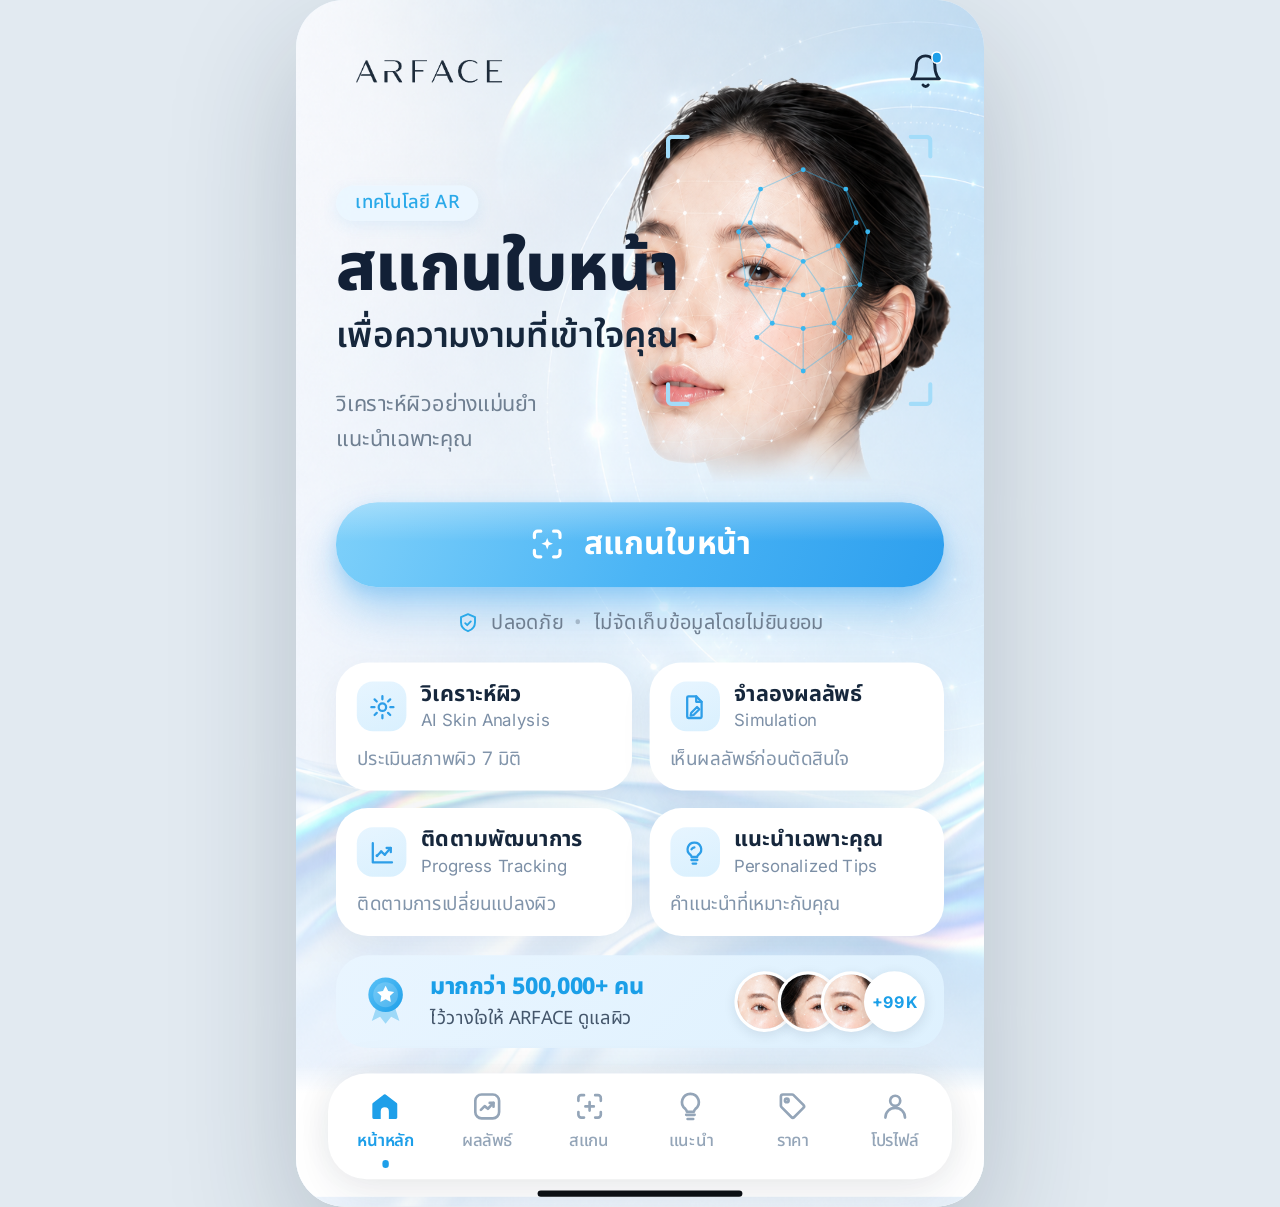
<file: index.html>
<!DOCTYPE html>
<html lang="th">
<head>
<meta charset="UTF-8">
<meta name="viewport" content="width=device-width, initial-scale=1.0, viewport-fit=cover">
<title>ARFACE — สแกนใบหน้า เพื่อความงามที่เข้าใจคุณ</title>
<meta name="theme-color" content="#EAF5FD">
<meta http-equiv="Content-Security-Policy" content="default-src 'self'; script-src 'self' 'wasm-unsafe-eval'; style-src 'self' 'unsafe-inline'; img-src 'self' data: blob:; media-src 'self' blob: data:; font-src 'self'; connect-src 'self'; worker-src 'self' blob:; manifest-src 'self'; object-src 'none'; base-uri 'self'; form-action 'self'">
<link rel="manifest" href="manifest.json">
<link rel="icon" type="image/png" sizes="32x32" href="assets/icons/favicon-32.png">
<link rel="apple-touch-icon" href="assets/icons/apple-touch-icon.png">
<link rel="stylesheet" href="assets/fonts.css">
<style>
  /* Canvas-exact build: reference mockup is 941x1672; all values = ref / 2.188 (430px width) */
  :root {
    --cyan:   #28BFEF;
    --blue:   #1E9FE9;
    --navy:   #16273C;
    --text-2: #6F7F91;
    --muted:  #8295AB;
    --border: #D8ECF7;
    --th: 'Noto Sans Thai', sans-serif;
    --en: 'Inter', 'Noto Sans Thai', sans-serif;
    --grad-cta: linear-gradient(110deg, #7ED0FA 0%, #4AB4F5 52%, #2D9FEE 100%);
    --sh-card: 0 8px 22px rgba(29,43,58,.055);
    --sh-cta:  0 14px 26px rgba(45,159,238,.36), 0 4px 10px rgba(45,159,238,.20);
  }
  * { margin:0; padding:0; box-sizing:border-box; }
  html, body { background:#E2EAF1; }
  body {
    font-family: var(--th);
    color: var(--navy);
    -webkit-font-smoothing: antialiased;
    text-rendering: optimizeLegibility;
    display: flex;
    justify-content: center;
    padding: 28px 0;
    min-height: 100vh;
  }

  /* ---------- Phone canvas ---------- */
  .screen {
    position: relative;
    width: 430px;
    flex: none;
    background: linear-gradient(180deg, #EAF5FD 0%, #F3FAFF 46%, #FFFFFF 70%);
    overflow: hidden;
    border-radius: 30px;
    box-shadow: 0 30px 80px rgba(22,39,60,.22);
  }
  @media (max-width: 480px) {
    body { padding: 0; background:#fff; }
    .screen { width: 100%; border-radius: 0; box-shadow: none; min-height: 100vh; }
  }

  /* Full-canvas background art (941x1672 layer -> 430x764) */
  .bg-art {
    position: absolute; top: 0; left: 0; width: 100%; height: auto;
    z-index: 0; pointer-events: none;
  }

  /* ---------- Hero decoration (canvas-absolute) ---------- */
  .model {
    position: absolute; top: -12px; right: -67px; width: 411px; height: auto;
    z-index: 1; pointer-events: none;
    -webkit-mask-image: linear-gradient(to bottom, #000 0%, #000 52%, transparent 61%);
            mask-image: linear-gradient(to bottom, #000 0%, #000 52%, transparent 61%);
  }
  .mesh { position: absolute; top: 94px; right: 48px; z-index: 2; pointer-events: none; }
  .brackets { position: absolute; top: 84px; right: 32px; width: 167px; height: 170px; z-index: 3; pointer-events: none; }
  .brackets svg { position: absolute; }

  /* ---------- Status bar ---------- */
  .statusbar { position: relative; z-index: 10; height: calc(env(safe-area-inset-top, 0px) + 8px); }
  .statusbar > * { display: none !important; }
  .statusbar .time { font-size: 15.5px; font-weight: 600; letter-spacing: .1px; color: #0B1B2B; }
  .statusbar svg { display: block; }

  /* ---------- Header ---------- */
  .header {
    position: relative; z-index: 10;
    display: flex; align-items: center; justify-content: space-between;
    margin: 18px 25px 0;
    height: 36px;
  }
  .header .logo { width: 117px; height: auto; display: block; }
  .bellbtn {
    position: relative; width: 38px; height: 38px;
    display: flex; align-items: center; justify-content: center;
    background: none; border: 0; cursor: pointer; margin-right: -7px;
  }
  .bellbtn .dot {
    position: absolute; top: 7px; right: 8px;
    width: 7.5px; height: 7.5px; border-radius: 50%;
    background: var(--blue); border: 1.5px solid #fff;
  }

  /* ---------- Hero copy ---------- */
  .hero-copy { position: relative; z-index: 5; margin: 51px 25px 0; max-width: 245px; }
  .badge {
    display: inline-flex; align-items: center;
    height: 22px; padding: 0 12px;
    border-radius: 999px;
    background: rgba(235,247,255,.95);
    box-shadow: 0 3px 10px rgba(45,159,238,.10);
    color: #2AA9E9; font-size: 11.5px; font-weight: 500;
  }
  .hero-copy h1 {
    margin-top: 8px;
    font-size: 41.5px; line-height: 1.12; font-weight: 800;
    letter-spacing: -.6px; color: #122036; white-space: nowrap;
  }
  .hero-copy .sub {
    margin-top: 5px;
    font-size: 22px; line-height: 1.3; font-weight: 600;
    color: #16273C; white-space: nowrap;
  }
  .hero-copy p {
    margin-top: 16px;
    font-size: 13.5px; line-height: 1.68; font-weight: 400;
    color: var(--text-2);
  }

  /* ---------- CTA ---------- */
  .cta-wrap { position: relative; z-index: 6; margin: 27px 25px 0; }
  .cta {
    width: 100%; height: 53px;
    text-decoration: none;
    display: flex; align-items: center; justify-content: center; gap: 11px;
    border: 0; cursor: pointer;
    border-radius: 26px;
    background: var(--grad-cta);
    box-shadow: var(--sh-cta);
    color: #fff; font-family: var(--th);
    font-size: 20px; font-weight: 700; letter-spacing: .1px;
    position: relative; overflow: hidden;
    transition: transform .18s cubic-bezier(.22,1,.36,1), box-shadow .18s cubic-bezier(.22,1,.36,1);
  }
  .cta::before {
    content: ""; position: absolute; inset: 0;
    background: linear-gradient(180deg, rgba(255,255,255,.32), rgba(255,255,255,0) 46%);
    border-radius: inherit; pointer-events: none;
  }
  .cta:hover { transform: translateY(-1px); box-shadow: 0 18px 32px rgba(45,159,238,.42), 0 5px 12px rgba(45,159,238,.22); }
  .cta:active { transform: translateY(1px) scale(.99); box-shadow: 0 8px 18px rgba(45,159,238,.30); }
  .cta:focus-visible { outline: 3px solid rgba(45,159,238,.45); outline-offset: 3px; }

  .trust {
    position: relative; z-index: 6;
    margin-top: 13px;
    display: flex; align-items: center; justify-content: center; gap: 7px;
    font-size: 12.5px; color: var(--text-2);
  }
  .trust .sep { opacity: .45; }

  /* ---------- Feature grid ---------- */
  .features {
    position: relative; z-index: 6;
    margin: 15px 25px 0;
    display: grid; grid-template-columns: 1fr 1fr; gap: 11px;
  }
  .fcard {
    background: #fff;
    border-radius: 20px;
    padding: 12px 13px 11px;
    box-shadow: var(--sh-card);
  }
  .fcard .top { display: flex; align-items: center; gap: 9px; }
  .ftile {
    flex: none; width: 31px; height: 31px;
    border-radius: 10px;
    background: linear-gradient(160deg, #E7F5FF 0%, #D9F0FE 100%);
    display: flex; align-items: center; justify-content: center;
  }
  .fcard .tt { min-width: 0; }
  .fcard h2 { font-size: 13.5px; font-weight: 700; color: #16273C; line-height: 1.2; white-space: nowrap; }
  .fcard .en { font-family: var(--en); font-size: 10.5px; font-weight: 400; color: #7C8FA6; margin-top: 2px; white-space: nowrap; }
  .fcard .cap { margin-top: 9px; font-size: 11.8px; font-weight: 400; color: var(--muted); line-height: 1.45; white-space: nowrap; }

  /* ---------- Social proof ---------- */
  .social {
    position: relative; z-index: 6;
    margin: 12px 25px 0;
    background: linear-gradient(135deg, #E9F5FF 0%, #DEF1FE 100%);
    border-radius: 20px;
    padding: 10px 12px;
    display: flex; align-items: center; gap: 9px;
  }
  .social .txt { flex: 1; min-width: 0; }
  .social .big { font-size: 14.5px; font-weight: 800; color: #1B9FE8; line-height: 1.3; white-space: nowrap; }
  .social .small { font-size: 11.5px; font-weight: 400; color: #44566B; margin-top: 2px; white-space: nowrap; }
  .avatars { display: flex; align-items: center; }
  .avatars .av {
    width: 38px; height: 38px; border-radius: 50%;
    border: 2px solid #fff; overflow: hidden; flex: none;
    background: #DDEFFC;
    box-shadow: 0 2px 7px rgba(22,39,60,.10);
    position: relative;
  }
  .avatars .av + .av { margin-left: -11px; }
  .avatars .av img { position: absolute; display: block; }
  .av-1 img { width: 124px; left: -47px; top: -34px; }
  .av-2 img { width: 110px; left: -32px; top: -28px; transform: scaleX(-1); }
  .av-3 img { width: 140px; left: -56px; top: -41px; }
  .avatars .more {
    width: 38px; height: 38px; border-radius: 50%; margin-left: -11px;
    background: #fff; border: 2px solid #fff;
    display: flex; align-items: center; justify-content: center;
    font-family: var(--en); font-size: 10px; font-weight: 700; color: #1B9FE8;
    box-shadow: 0 2px 8px rgba(22,39,60,.12);
    flex: none; z-index: 1;
  }

  /* ---------- Tab bar ---------- */
  .tabwrap {
    position: sticky; bottom: 0; z-index: 20;
    margin-top: 10px;
    padding: 6px 20px 0;
    background: linear-gradient(to top, #FFFFFF 78%, rgba(255,255,255,0));
  }
  .tabbar {
    background: #fff;
    border-radius: 24px;
    box-shadow: 0 -5px 22px rgba(29,43,58,.06), 0 10px 26px rgba(29,43,58,.08);
    display: flex;
    padding: 9px 4px 6px;
  }
  .tab {
    flex: 1; border: 0; background: none; cursor: pointer; text-decoration: none;
    display: flex; flex-direction: column; align-items: center; gap: 3px;
    font-family: var(--th); font-size: 10.5px; font-weight: 500;
    color: #94A5B8;
    padding: 1px 0;
  }
  .tab.active { color: var(--blue); font-weight: 600; }
  .tab svg { display: block; }
  .tab .tdot {
    width: 4.5px; height: 4.5px; border-radius: 50%;
    background: var(--blue); margin-top: 1px; opacity: 0;
  }
  .tab.active .tdot { opacity: 1; }
  .home-indicator {
    width: 128px; height: 4.5px; border-radius: 3px;
    background: #0B0F14; margin: 7px auto 6px;
  }

  /* ---------- Motion ---------- */
  @keyframes twinkle { 0%,100% { opacity:.95; } 50% { opacity:.25; } }
  .mesh circle { animation: twinkle 2.6s ease-in-out infinite; }
  .mesh circle:nth-child(3n) { animation-delay: .6s; }
  .mesh circle:nth-child(3n+1) { animation-delay: 1.2s; }
  @media (prefers-reduced-motion: reduce) {
    .mesh circle { animation: none; }
    .cta, .cta:hover, .cta:active { transition: none; transform: none; }
  }
</style>
</head>
<body>
<div class="screen">
  <img class="bg-art" src="assets/home-bg-full.png" alt="" aria-hidden="true">

  <!-- Hero decoration (canvas coordinates) -->
  <img class="model" src="assets/model.png" alt="นางแบบกำลังสแกนใบหน้าด้วยเทคโนโลยี AR">

  <svg class="mesh" width="130" height="150" viewBox="0 0 148 186" aria-hidden="true">
    <g stroke="#39B7F0" stroke-width="0.9" stroke-opacity="0.42" fill="none">
      <line x1="74" y1="15" x2="41" y2="30"/><line x1="74" y1="15" x2="107" y2="30"/>
      <line x1="41" y1="30" x2="24" y2="63"/><line x1="107" y1="30" x2="124" y2="63"/>
      <line x1="41" y1="30" x2="33" y2="56"/><line x1="107" y1="30" x2="115" y2="56"/>
      <line x1="33" y1="56" x2="47" y2="74"/><line x1="115" y1="56" x2="101" y2="74"/>
      <line x1="47" y1="74" x2="74" y2="86"/><line x1="101" y1="74" x2="74" y2="86"/>
      <line x1="74" y1="86" x2="59" y2="108"/><line x1="74" y1="86" x2="89" y2="108"/>
      <line x1="59" y1="108" x2="74" y2="112"/><line x1="89" y1="108" x2="74" y2="112"/>
      <line x1="47" y1="74" x2="30" y2="104"/><line x1="101" y1="74" x2="118" y2="104"/>
      <line x1="30" y1="104" x2="59" y2="108"/><line x1="118" y1="104" x2="89" y2="108"/>
      <line x1="30" y1="104" x2="50" y2="134"/><line x1="118" y1="104" x2="98" y2="134"/>
      <line x1="59" y1="108" x2="50" y2="134"/><line x1="89" y1="108" x2="98" y2="134"/>
      <line x1="50" y1="134" x2="74" y2="138"/><line x1="98" y1="134" x2="74" y2="138"/>
      <line x1="50" y1="134" x2="38" y2="145"/><line x1="98" y1="134" x2="110" y2="145"/>
      <line x1="38" y1="145" x2="74" y2="171"/><line x1="110" y1="145" x2="74" y2="171"/>
      <line x1="74" y1="138" x2="74" y2="171"/>
      <line x1="24" y1="63" x2="30" y2="104"/><line x1="124" y1="63" x2="118" y2="104"/>
    </g>
    <g fill="#39B7F0">
      <circle cx="74" cy="15" r="1.9"/><circle cx="41" cy="30" r="1.9"/><circle cx="107" cy="30" r="1.9"/>
      <circle cx="24" cy="63" r="1.9"/><circle cx="124" cy="63" r="1.9"/>
      <circle cx="33" cy="56" r="1.9"/><circle cx="115" cy="56" r="1.9"/>
      <circle cx="47" cy="74" r="1.9"/><circle cx="101" cy="74" r="1.9"/>
      <circle cx="74" cy="86" r="1.9"/>
      <circle cx="59" cy="108" r="1.9"/><circle cx="89" cy="108" r="1.9"/><circle cx="74" cy="112" r="1.9"/>
      <circle cx="30" cy="104" r="1.9"/><circle cx="118" cy="104" r="1.9"/>
      <circle cx="50" cy="134" r="1.9"/><circle cx="98" cy="134" r="1.9"/><circle cx="74" cy="138" r="1.9"/>
      <circle cx="38" cy="145" r="1.9"/><circle cx="110" cy="145" r="1.9"/>
      <circle cx="74" cy="171" r="1.9"/>
    </g>
  </svg>

  <div class="brackets" aria-hidden="true">
    <svg style="top:0; left:0;" width="26" height="26" viewBox="0 0 34 34" fill="none" stroke="#A3DCF9" stroke-width="3.4" stroke-linecap="round"><path d="M2 18 V5 a3 3 0 0 1 3 -3 H18"/></svg>
    <svg style="top:0; right:0; transform:scaleX(-1);" width="26" height="26" viewBox="0 0 34 34" fill="none" stroke="#A3DCF9" stroke-width="3.4" stroke-linecap="round"><path d="M2 18 V5 a3 3 0 0 1 3 -3 H18"/></svg>
    <svg style="bottom:0; left:0; transform:scaleY(-1);" width="26" height="26" viewBox="0 0 34 34" fill="none" stroke="#A3DCF9" stroke-width="3.4" stroke-linecap="round"><path d="M2 18 V5 a3 3 0 0 1 3 -3 H18"/></svg>
    <svg style="bottom:0; right:0; transform:scale(-1);" width="26" height="26" viewBox="0 0 34 34" fill="none" stroke="#A3DCF9" stroke-width="3.4" stroke-linecap="round"><path d="M2 18 V5 a3 3 0 0 1 3 -3 H18"/></svg>
  </div>

  <!-- Status bar -->
  <div class="statusbar" aria-hidden="true">
    <span class="time">9:41</span>
    <span style="display:flex; align-items:center; gap:6px;">
      <svg width="18" height="11" viewBox="0 0 19 12" fill="#0B1B2B">
        <rect x="0"  y="7.5" width="3.4" height="4.5" rx="1"/>
        <rect x="5"  y="5"   width="3.4" height="7"   rx="1"/>
        <rect x="10" y="2.5" width="3.4" height="9.5" rx="1"/>
        <rect x="15" y="0"   width="3.4" height="12"  rx="1"/>
      </svg>
      <svg width="16" height="11" viewBox="0 0 17 12" fill="none" stroke="#0B1B2B" stroke-width="1.9" stroke-linecap="round">
        <path d="M1.5 4.2a10.4 10.4 0 0 1 14 0"/>
        <path d="M4.1 7a6.7 6.7 0 0 1 8.8 0"/>
        <path d="M6.8 9.7a3 3 0 0 1 3.4 0"/>
        <circle cx="8.5" cy="10.8" r="1" fill="#0B1B2B" stroke="none"/>
      </svg>
      <svg width="25" height="12" viewBox="0 0 26 12" fill="none">
        <rect x="0.7" y="0.7" width="21" height="10.6" rx="3" stroke="#0B1B2B" stroke-opacity=".4" stroke-width="1"/>
        <rect x="2.4" y="2.4" width="17.6" height="7.2" rx="1.8" fill="#0B1B2B"/>
        <path d="M23.6 4v4a2.2 2.2 0 0 0 0-4Z" fill="#0B1B2B" fill-opacity=".4"/>
      </svg>
    </span>
  </div>

  <!-- Header -->
  <header class="header">
    <img class="logo" src="assets/logo-clean.png" alt="ARFACE">
    <div style="display:flex; align-items:center; gap:10px;">
      <button id="install-btn" type="button" aria-label="ติดตั้งแอปลงเครื่อง"
        style="display:none; align-items:center; gap:5px; height:30px; padding:0 13px; border:0; cursor:pointer; border-radius:999px; background:var(--grad-cta); color:#fff; font-family:var(--th); font-size:12px; font-weight:600; box-shadow:0 6px 14px rgba(45,159,238,.3);">
        <svg width="14" height="14" viewBox="0 0 24 24" fill="none" stroke="#fff" stroke-width="2.2" stroke-linecap="round" stroke-linejoin="round"><path d="M12 3v12M7 11l5 5 5-5M5 21h14"/></svg>
        ติดตั้งแอป
      </button>
      <button class="bellbtn" aria-label="การแจ้งเตือน — มีรายการใหม่">
        <svg width="23" height="23" viewBox="0 0 24 24" fill="none" stroke="#16273C" stroke-width="1.9" stroke-linecap="round" stroke-linejoin="round">
          <path d="M18 8A6 6 0 0 0 6 8c0 7-3 9-3 9h18s-3-2-3-9"/>
          <path d="M13.7 21a2 2 0 0 1-3.4 0"/>
        </svg>
        <span class="dot"></span>
      </button>
    </div>
  </header>

  <main>
  <!-- Hero copy -->
  <section class="hero-copy">
    <span class="badge">เทคโนโลยี AR</span>
    <h1>สแกนใบหน้า</h1>
    <div class="sub">เพื่อความงามที่เข้าใจคุณ</div>
    <p>วิเคราะห์ผิวอย่างแม่นยำ<br>แนะนำเฉพาะคุณ</p>
  </section>

  <!-- CTA -->
  <div class="cta-wrap">
    <a class="cta" href="trial.html">
      <svg width="24" height="24" viewBox="0 0 24 24" fill="none" stroke="#fff" stroke-width="2" stroke-linecap="round" stroke-linejoin="round">
        <path d="M4 8V6a2 2 0 0 1 2-2h2M16 4h2a2 2 0 0 1 2 2v2M20 16v2a2 2 0 0 1-2 2h-2M8 20H6a2 2 0 0 1-2-2v-2"/>
        <path d="M12 8.2l1 2.6 2.6 1-2.6 1-1 2.6-1-2.6-2.6-1 2.6-1 1-2.6Z" fill="#fff" stroke="none"/>
      </svg>
      สแกนใบหน้า
    </a>
  </div>

  <div class="trust">
    <svg width="15" height="15" viewBox="0 0 24 24" fill="none" stroke="#2AA9E9" stroke-width="1.9" stroke-linecap="round" stroke-linejoin="round">
      <path d="M12 3l7 3v5c0 4.5-3 7.5-7 9-4-1.5-7-4.5-7-9V6l7-3Z"/><path d="M9.2 12l2 2 3.6-3.8"/>
    </svg>
    ปลอดภัย <span class="sep">•</span> ไม่จัดเก็บข้อมูลโดยไม่ยินยอม
  </div>

  <!-- Feature grid -->
  <section class="features" aria-label="ความสามารถหลัก">
    <article class="fcard">
      <div class="top">
        <div class="ftile">
          <svg width="18" height="18" viewBox="0 0 24 24" fill="none" stroke="#2D9EE8" stroke-width="1.9" stroke-linecap="round">
            <circle cx="12" cy="12" r="3.1"/>
            <path d="M12 2.8v2.6M12 18.6v2.6M2.8 12h2.6M18.6 12h2.6M5.5 5.5l1.8 1.8M16.7 16.7l1.8 1.8M5.5 18.5l1.8-1.8M16.7 7.3l1.8-1.8"/>
          </svg>
        </div>
        <div class="tt">
          <h2>วิเคราะห์ผิว</h2>
          <div class="en">AI Skin Analysis</div>
        </div>
      </div>
      <div class="cap">ประเมินสภาพผิว 7 มิติ</div>
    </article>

    <article class="fcard">
      <div class="top">
        <div class="ftile">
          <svg width="18" height="18" viewBox="0 0 24 24" fill="none" stroke="#2D9EE8" stroke-width="1.9" stroke-linecap="round" stroke-linejoin="round">
            <path d="M13.5 3H7a1 1 0 0 0-1 1v16a1 1 0 0 0 1 1h10a1 1 0 0 0 1-1V7.5L13.5 3Z"/>
            <path d="M13.5 3v4.5H18"/>
            <path d="M9.4 16.6l4.8-4.8 1.9 1.9-4.8 4.8-2.4.5.5-2.4Z" fill="#E7F5FF"/>
          </svg>
        </div>
        <div class="tt">
          <h2>จำลองผลลัพธ์</h2>
          <div class="en">Simulation</div>
        </div>
      </div>
      <div class="cap">เห็นผลลัพธ์ก่อนตัดสินใจ</div>
    </article>

    <article class="fcard">
      <div class="top">
        <div class="ftile">
          <svg width="18" height="18" viewBox="0 0 24 24" fill="none" stroke="#2D9EE8" stroke-width="1.9" stroke-linecap="round" stroke-linejoin="round">
            <path d="M4 4v16h16"/>
            <path d="M7.5 14.5l3.5-3.5 3 2.5 5-5.5"/>
            <path d="M15.5 8h3.5v3.5"/>
            <circle cx="7.5" cy="14.5" r="1.2" fill="#2D9EE8" stroke="none"/>
            <circle cx="11" cy="11" r="1.2" fill="#2D9EE8" stroke="none"/>
            <circle cx="14" cy="13.5" r="1.2" fill="#2D9EE8" stroke="none"/>
          </svg>
        </div>
        <div class="tt">
          <h2>ติดตามพัฒนาการ</h2>
          <div class="en">Progress Tracking</div>
        </div>
      </div>
      <div class="cap">ติดตามการเปลี่ยนแปลงผิว</div>
    </article>

    <article class="fcard">
      <div class="top">
        <div class="ftile">
          <svg width="18" height="18" viewBox="0 0 24 24" fill="none" stroke="#2D9EE8" stroke-width="1.9" stroke-linecap="round" stroke-linejoin="round">
            <path d="M9.5 18h5M10.5 21h3"/>
            <path d="M12 3.5a5.6 5.6 0 0 0-3.4 10.1c.6.5 1 1.1 1.1 1.9h4.6c.1-.8.5-1.4 1.1-1.9A5.6 5.6 0 0 0 12 3.5Z"/>
            <path d="M12 7.5a3 3 0 0 0-2.4 1.6"/>
          </svg>
        </div>
        <div class="tt">
          <h2>แนะนำเฉพาะคุณ</h2>
          <div class="en">Personalized Tips</div>
        </div>
      </div>
      <div class="cap">คำแนะนำที่เหมาะกับคุณ</div>
    </article>
  </section>

  <!-- Social proof -->
  <section class="social" aria-label="ผู้ใช้ไว้วางใจ">
    <svg width="38" height="38" viewBox="0 0 44 44" fill="none" aria-hidden="true">
      <defs>
        <linearGradient id="medal" x1="0" y1="0" x2="1" y2="1">
          <stop offset="0%" stop-color="#5BC2F7"/><stop offset="100%" stop-color="#1E9FE9"/>
        </linearGradient>
      </defs>
      <path d="M16 24l-4 12 6-3 4 5 4-5 6 3-4-12" fill="#9ED9F8"/>
      <circle cx="22" cy="17" r="12.5" fill="url(#medal)"/>
      <circle cx="22" cy="17" r="9" fill="#fff" fill-opacity=".18"/>
      <path d="M22 10.5l1.9 3.9 4.3.6-3.1 3 .7 4.3-3.8-2-3.8 2 .7-4.3-3.1-3 4.3-.6 1.9-3.9Z" fill="#fff"/>
    </svg>
    <div class="txt">
      <div class="big">มากกว่า 500,000+ คน</div>
      <div class="small">ไว้วางใจให้ ARFACE ดูแลผิว</div>
    </div>
    <div class="avatars" aria-label="ผู้ใช้งานจริง">
      <span class="av av-1"><img src="assets/model.png" alt=""></span>
      <span class="av av-2"><img src="assets/model.png" alt=""></span>
      <span class="av av-3"><img src="assets/model.png" alt=""></span>
      <span class="more">+99K</span>
    </div>
  </section>
  </main>

  <!-- Tab bar -->
  <div class="tabwrap">
    <nav class="tabbar" aria-label="เมนูหลัก">
      <button class="tab active" aria-current="page">
        <svg width="21" height="21" viewBox="0 0 24 24" fill="#1E9FE9">
          <path d="M11.4 3.5a1 1 0 0 1 1.2 0l7.9 6.1a1 1 0 0 1 .4.8V20a1 1 0 0 1-1 1h-5v-5.5a2.9 2.9 0 1 0-5.8 0V21h-5a1 1 0 0 1-1-1v-9.6a1 1 0 0 1 .4-.8l7.9-6.1Z"/>
        </svg>
        หน้าหลัก
        <span class="tdot"></span>
      </button>
      <a class="tab" href="result.html">
        <svg width="21" height="21" viewBox="0 0 24 24" fill="none" stroke="currentColor" stroke-width="1.9" stroke-linecap="round" stroke-linejoin="round">
          <rect x="3.5" y="3.5" width="17" height="17" rx="4.5"/>
          <path d="M7.5 14.5l2.7-2.7 2.3 1.9 4-4.2"/>
          <path d="M13.8 9.5h2.7v2.7"/>
        </svg>
        ผลลัพธ์
        <span class="tdot"></span>
      </a>
      <a class="tab" href="scan.html">
        <svg width="21" height="21" viewBox="0 0 24 24" fill="none" stroke="currentColor" stroke-width="1.9" stroke-linecap="round" stroke-linejoin="round">
          <path d="M4 8V6a2 2 0 0 1 2-2h2M16 4h2a2 2 0 0 1 2 2v2M20 16v2a2 2 0 0 1-2 2h-2M8 20H6a2 2 0 0 1-2-2v-2"/>
          <path d="M12 9v6M9 12h6"/>
        </svg>
        สแกน
        <span class="tdot"></span>
      </a>
      <a class="tab" href="tips.html">
        <svg width="21" height="21" viewBox="0 0 24 24" fill="none" stroke="currentColor" stroke-width="1.9" stroke-linecap="round" stroke-linejoin="round">
          <path d="M9 18h6M10 21h4"/>
          <path d="M12 3a6 6 0 0 0-3.6 10.8c.6.5 1 1.2 1.1 2H14.5c.1-.8.5-1.5 1.1-2A6 6 0 0 0 12 3Z"/>
        </svg>
        แนะนำ
        <span class="tdot"></span>
      </a>
      <a class="tab" href="clinics.html">
        <svg width="21" height="21" viewBox="0 0 24 24" fill="none" stroke="currentColor" stroke-width="1.9" stroke-linecap="round" stroke-linejoin="round">
          <path d="M3.5 11.5V5a1.5 1.5 0 0 1 1.5-1.5h6.5a1.5 1.5 0 0 1 1.06.44l7 7a1.5 1.5 0 0 1 0 2.12l-6.5 6.5a1.5 1.5 0 0 1-2.12 0l-7-7A1.5 1.5 0 0 1 3.5 11.5Z"/><circle cx="7.7" cy="7.7" r="1.3"/>
        </svg>
        ราคา
        <span class="tdot"></span>
      </a>
      <a class="tab" href="profile.html">
        <svg width="21" height="21" viewBox="0 0 24 24" fill="none" stroke="currentColor" stroke-width="1.9" stroke-linecap="round" stroke-linejoin="round">
          <circle cx="12" cy="8" r="3.6"/><path d="M5 20a7 7 0 0 1 14 0"/>
        </svg>
        โปรไฟล์
        <span class="tdot"></span>
      </a>
    </nav>
    <div class="home-indicator" aria-hidden="true"></div>
  </div>
</div>
<script src="assets/fit.js"></script>
<script src="assets/sw-register.js"></script>
<script src="assets/install.js"></script>
</body>
</html>
</file>
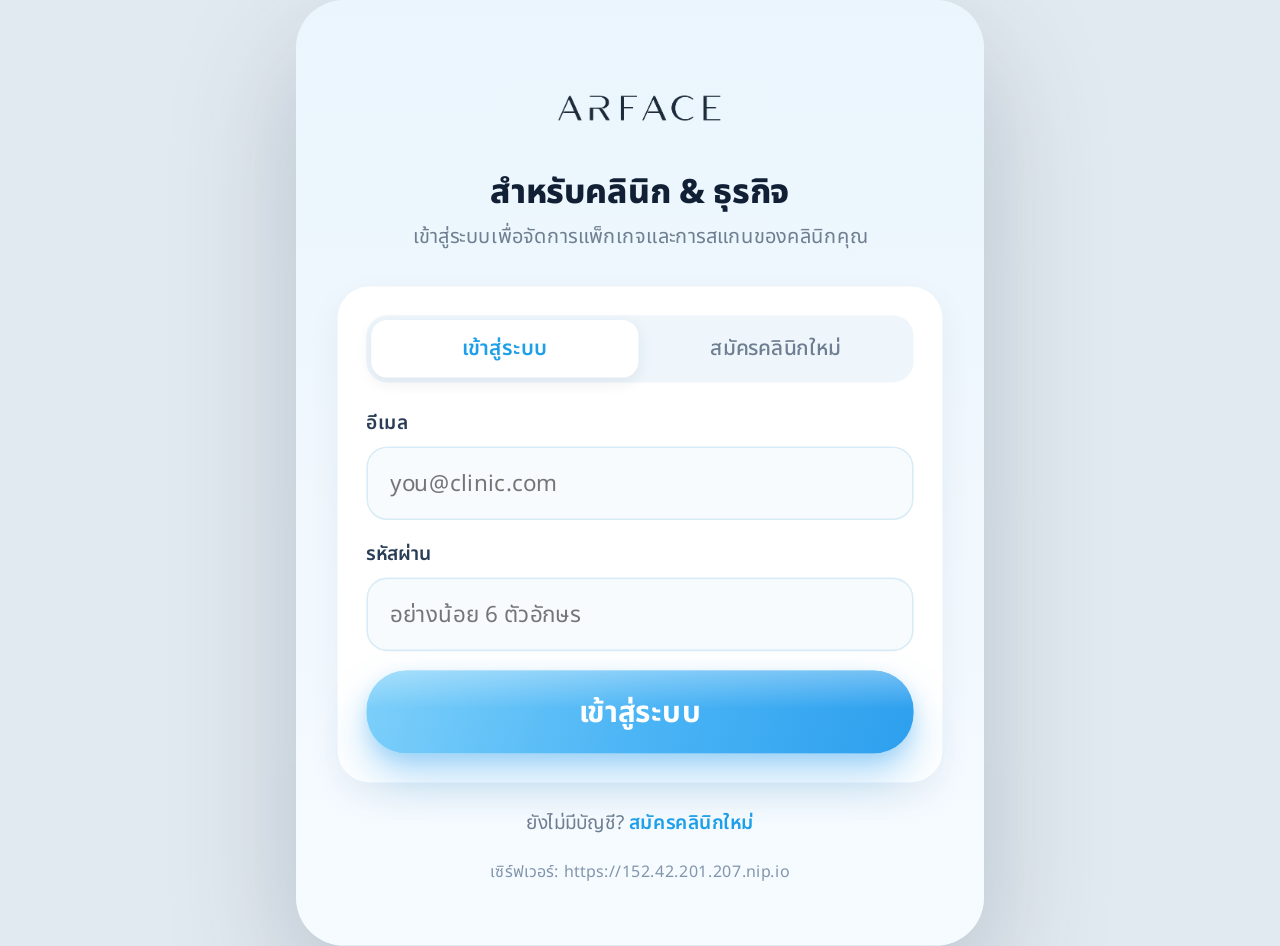
<file: account.html>
<!DOCTYPE html>
<html lang="th">
<head>
<meta charset="UTF-8">
<meta name="viewport" content="width=device-width, initial-scale=1.0, viewport-fit=cover">
<title>ARFACE — บัญชีคลินิก</title>
<meta name="theme-color" content="#EAF5FD">
<meta http-equiv="Content-Security-Policy" content="default-src 'self'; script-src 'self' 'wasm-unsafe-eval'; style-src 'self' 'unsafe-inline'; img-src 'self' data: blob:; font-src 'self'; connect-src 'self' https://152.42.201.207.nip.io http://localhost:4000 https://localhost:4000; object-src 'none'; base-uri 'self'; form-action 'self'">
<link rel="manifest" href="manifest.json">
<link rel="icon" type="image/png" sizes="32x32" href="assets/icons/favicon-32.png">
<link rel="apple-touch-icon" href="assets/icons/apple-touch-icon.png">
<link rel="stylesheet" href="assets/fonts.css">
<link rel="stylesheet" href="assets/arface.css">
<style>
  .screen { background: linear-gradient(180deg, #EAF6FF 0%, #F6FBFF 40%, #FFFFFF 78%); }
  .card { position: relative; z-index: 5; margin: 14px 18px 0; background: #fff; border-radius: 18px; box-shadow: var(--sh-card); padding: 16px; }
  .sect { position: relative; z-index: 5; margin: 22px 24px 10px; font-size: 16px; font-weight: 700; color: #16273C; }

  .org { display: flex; align-items: center; gap: 12px; }
  .org .av { width: 48px; height: 48px; border-radius: 14px; flex: none; background: var(--grad-cta); color: #fff; display: flex; align-items: center; justify-content: center; font-weight: 800; font-size: 19px; }
  .org .oi b { font-size: 16.5px; font-weight: 700; color: var(--navy); }
  .org .oi .pl { margin-top: 3px; display: inline-flex; align-items: center; gap: 6px; font-size: 11.5px; }
  .org .oi .pl .badge { background: rgba(53,199,89,.13); color: var(--success); font-weight: 700; padding: 2px 9px; border-radius: 999px; font-size: 10.5px; }

  .ubar { height: 12px; border-radius: 999px; background: #EAF1F8; overflow: hidden; margin: 12px 0 8px; }
  .ubar i { display: block; height: 100%; border-radius: 999px; background: linear-gradient(90deg, #7ED0FA, #1E9FE9); transition: width .4s var(--ease); }
  .ubar i.warn { background: linear-gradient(90deg, #F5C06B, #DF9117); }
  .ubar i.full { background: linear-gradient(90deg, #F0876B, #E24B4A); }
  .urow { display: flex; justify-content: space-between; align-items: baseline; }
  .urow .big { font-family: var(--en); font-size: 22px; font-weight: 800; color: var(--navy); }
  .urow .big small { font-size: 13px; color: var(--muted); font-weight: 600; }
  .urow .rem { font-size: 12px; color: var(--text-2); }
  .uperiod { font-size: 11px; color: var(--muted); margin-top: 8px; }

  .plan { display: flex; align-items: center; gap: 12px; background: #fff; border-radius: 16px; box-shadow: var(--sh-card); padding: 14px; margin: 0 18px 10px; position: relative; z-index: 5; border: 1.5px solid transparent; }
  .plan.cur { border-color: #9FD8F7; }
  .plan .pm { flex: 1; min-width: 0; }
  .plan .pn { font-size: 15px; font-weight: 700; color: #16273C; }
  .plan .pd { font-size: 11.5px; color: var(--text-2); margin-top: 3px; }
  .plan .pp { text-align: right; flex: none; }
  .plan .pp .amt { font-family: var(--en); font-size: 16px; font-weight: 800; color: var(--blue); }
  .plan .pp .per { font-size: 10px; color: var(--muted); }
  .plan .pbtn { margin-top: 8px; height: 32px; padding: 0 14px; border: 0; border-radius: 999px; background: var(--grad-cta); color: #fff; font-family: var(--th); font-size: 11.5px; font-weight: 700; cursor: pointer; }
  .plan .pcur { font-size: 11px; font-weight: 700; color: var(--success); }

  .stafrow { display: flex; gap: 8px; margin-top: 10px; }
  .stafrow input { flex: 1; height: 40px; border: 1px solid var(--border); border-radius: 11px; background: #F8FBFE; padding: 0 12px; font-family: var(--th); font-size: 12.5px; outline: none; min-width: 0; }
  .stafrow button { flex: none; height: 40px; padding: 0 14px; border: 0; border-radius: 11px; background: var(--blue); color: #fff; font-family: var(--th); font-size: 12.5px; font-weight: 700; cursor: pointer; }
  .smsg { font-size: 11px; margin-top: 8px; color: var(--success); }

  .logout { display: block; text-align: center; margin: 22px auto 8px; font-size: 13px; font-weight: 600; color: #D8503C; background: none; border: 0; cursor: pointer; }
  .loading { text-align: center; color: var(--muted); font-size: 13px; padding: 40px 0; }
  .note { margin: 14px 18px 0; }
</style>
</head>
<body>
<div class="screen">
  <div data-ar="statusbar"></div>
  <header data-ar="topbar" data-title="บัญชีคลินิก" data-back="index.html"></header>

  <main>
    <div id="content"><div class="loading">กำลังโหลด…</div></div>
  </main>
</div>

<script src="assets/ui.js"></script>
<script src="assets/api.js"></script>
<script src="assets/account.js"></script>
<script src="assets/fit.js"></script>
</body>
</html>
</file>
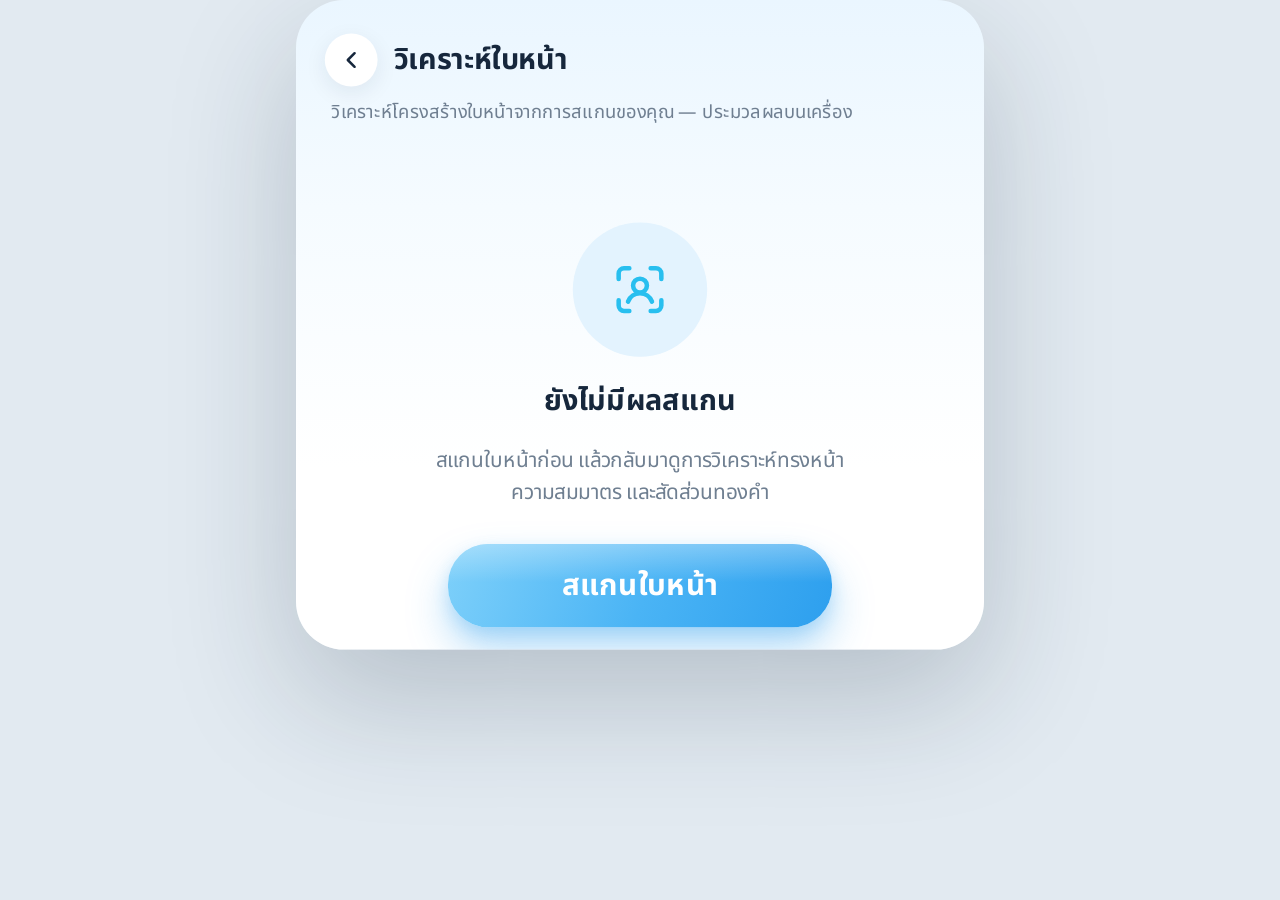
<file: analyze.html>
<!DOCTYPE html>
<html lang="th">
<head>
<meta charset="UTF-8">
<meta name="viewport" content="width=device-width, initial-scale=1.0, viewport-fit=cover">
<title>ARFACE — วิเคราะห์ใบหน้า</title>
<meta name="theme-color" content="#EAF5FD">
<meta http-equiv="Content-Security-Policy" content="default-src 'self'; script-src 'self' 'wasm-unsafe-eval'; style-src 'self' 'unsafe-inline'; img-src 'self' data: blob:; media-src 'self' blob: data:; font-src 'self'; connect-src 'self'; worker-src 'self' blob:; manifest-src 'self'; object-src 'none'; base-uri 'self'; form-action 'self'">
<link rel="manifest" href="manifest.json">
<link rel="icon" type="image/png" sizes="32x32" href="assets/icons/favicon-32.png">
<link rel="apple-touch-icon" href="assets/icons/apple-touch-icon.png">
<link rel="stylesheet" href="assets/fonts.css">
<link rel="stylesheet" href="assets/arface.css">
<style>
  .screen { background: linear-gradient(180deg, #EAF6FF 0%, #F5FBFF 32%, #FFFFFF 72%); }
  .topbar .ttl { text-align: left; font-size: 18px; }
  .sub2 { position: relative; z-index: 5; margin: 8px 22px 0; font-size: 11.5px; color: var(--text-2); }
  .sec { position: relative; z-index: 5; margin: 22px 18px 0; }
  .sec-t { font-size: 18px; font-weight: 700; color: #16273C; }
  .sec-s { font-size: 12px; color: var(--text-2); margin-top: 2px; }
  .card-p { background: #fff; border-radius: 18px; box-shadow: var(--sh-card); }

  /* golden-grid hero */
  .grid-wrap { position: relative; margin-top: 12px; border-radius: 18px; overflow: hidden; box-shadow: var(--sh-card); background: #EAF4FC; }
  .grid-wrap canvas { display: block; width: 100%; height: auto; }
  .grid-badge { position: absolute; left: 12px; bottom: 12px; display: inline-flex; align-items: center; gap: 7px; height: 30px; padding: 0 13px; border-radius: 999px; background: rgba(22,39,60,.62); backdrop-filter: blur(4px); color: #fff; font-size: 12px; font-weight: 600; }
  .grid-badge b { font-family: var(--en); color: #9FE0FF; }

  /* symmetry mirror */
  .mirror { display: grid; grid-template-columns: 1fr 1fr 1fr; gap: 9px; margin-top: 12px; }
  .mcell { background: #fff; border-radius: 14px; box-shadow: var(--sh-card); padding: 8px; text-align: center; }
  .mcell canvas { display: block; width: 100%; height: auto; border-radius: 9px; background: #EAF4FC; }
  .mcell .cap { font-size: 11px; color: var(--text-2); margin-top: 6px; }
  .mcell.now .cap { color: var(--blue); font-weight: 600; }
  .symline { margin-top: 12px; display: flex; align-items: center; gap: 10px; background: #fff; border-radius: 14px; box-shadow: var(--sh-card); padding: 12px 14px; }
  .symline .v { font-family: var(--en); font-size: 24px; font-weight: 800; color: var(--success); }
  .symline .tx { font-size: 11.5px; color: var(--text-2); line-height: 1.4; }

  /* face shape */
  .shape { display: flex; gap: 14px; align-items: center; padding: 16px; margin-top: 12px; }
  .shape .pic { width: 88px; height: 99px; flex: none; border-radius: 14px; overflow: hidden; background: #EAF4FC; }
  .shape .pic img { width: 100%; height: 100%; object-fit: cover; display: block; }
  .shape .meta { flex: 1; min-width: 0; }
  .shape .badge2 { display: inline-flex; align-items: center; gap: 7px; height: 30px; padding: 0 14px; border-radius: 999px; background: var(--grad-cta); color: #fff; font-size: 15px; font-weight: 700; box-shadow: 0 4px 12px rgba(45,159,238,.3); }
  .shape .tip { font-size: 12px; color: #44566B; line-height: 1.55; margin-top: 9px; }
  .ratios { display: flex; gap: 8px; margin-top: 11px; }
  .ratios .rc { flex: 1; background: #F4FAFE; border-radius: 11px; padding: 8px 6px; text-align: center; }
  .ratios .rc .rv { font-family: var(--en); font-size: 14px; font-weight: 700; color: #16273C; }
  .ratios .rc .rl { font-size: 9.5px; color: var(--muted); margin-top: 2px; }

  .cta-wrap { position: relative; z-index: 6; margin: 20px 18px 0; }
  .ghost { margin-top: 10px; }
  .note { margin: 12px 18px 0; }

  .toast { position: fixed; left: 50%; bottom: 26px; transform: translateX(-50%) translateY(16px); background: rgba(22,39,60,.94); color: #fff; font-size: 12.5px; line-height: 1.45; text-align: center; padding: 11px 20px; border-radius: 999px; max-width: 320px; opacity: 0; pointer-events: none; transition: opacity .25s, transform .25s; z-index: 60; }
  .toast.show { opacity: 1; transform: translateX(-50%) translateY(0); }
  @media (prefers-reduced-motion: reduce) { .toast { transition: none; } }
</style>
</head>
<body>
<div class="screen">
  <div data-ar="statusbar" class="statusbar" aria-hidden="true">
    <span class="time">9:41</span>
    <span style="display:flex; align-items:center; gap:6px;">
      <svg width="18" height="11" viewBox="0 0 19 12" fill="#0B1B2B"><rect x="0" y="7.5" width="3.4" height="4.5" rx="1"/><rect x="5" y="5" width="3.4" height="7" rx="1"/><rect x="10" y="2.5" width="3.4" height="9.5" rx="1"/><rect x="15" y="0" width="3.4" height="12" rx="1"/></svg>
      <svg width="16" height="11" viewBox="0 0 17 12" fill="none" stroke="#0B1B2B" stroke-width="1.9" stroke-linecap="round"><path d="M1.5 4.2a10.4 10.4 0 0 1 14 0"/><path d="M4.1 7a6.7 6.7 0 0 1 8.8 0"/><path d="M6.8 9.7a3 3 0 0 1 3.4 0"/><circle cx="8.5" cy="10.8" r="1" fill="#0B1B2B" stroke="none"/></svg>
      <svg width="25" height="12" viewBox="0 0 26 12" fill="none"><rect x="0.7" y="0.7" width="21" height="10.6" rx="3" stroke="#0B1B2B" stroke-opacity=".4" stroke-width="1"/><rect x="2.4" y="2.4" width="17.6" height="7.2" rx="1.8" fill="#0B1B2B"/><path d="M23.6 4v4a2.2 2.2 0 0 0 0-4Z" fill="#0B1B2B" fill-opacity=".4"/></svg>
    </span>
  </div>

  <header class="topbar">
    <a class="circbtn" href="result.html" aria-label="ย้อนกลับ">
      <svg width="17" height="17" viewBox="0 0 24 24" fill="none" stroke="currentColor" stroke-width="2.2" stroke-linecap="round" stroke-linejoin="round"><path d="M15 18l-6-6 6-6"/></svg>
    </a>
    <div class="grow"><div class="ttl">วิเคราะห์ใบหน้า</div></div>
    <button class="circbtn" id="btn-share" aria-label="แชร์ผลวิเคราะห์">
      <svg width="17" height="17" viewBox="0 0 24 24" fill="none" stroke="#1E9FE9" stroke-width="1.9" stroke-linecap="round" stroke-linejoin="round"><path d="M4 12v7a1 1 0 0 0 1 1h14a1 1 0 0 0 1-1v-7M16 6l-4-4-4 4M12 2v14"/></svg>
    </button>
  </header>
  <p class="sub2">วิเคราะห์โครงสร้างใบหน้าจากการสแกนของคุณ — ประมวลผลบนเครื่อง</p>

  <main id="app"></main>
</div>
<div class="toast" id="toast" role="status"></div>

<script type="module" src="assets/analyze.js"></script>
<script src="assets/sw-register.js"></script>
<script src="assets/fit.js"></script>
</body>
</html>
</file>
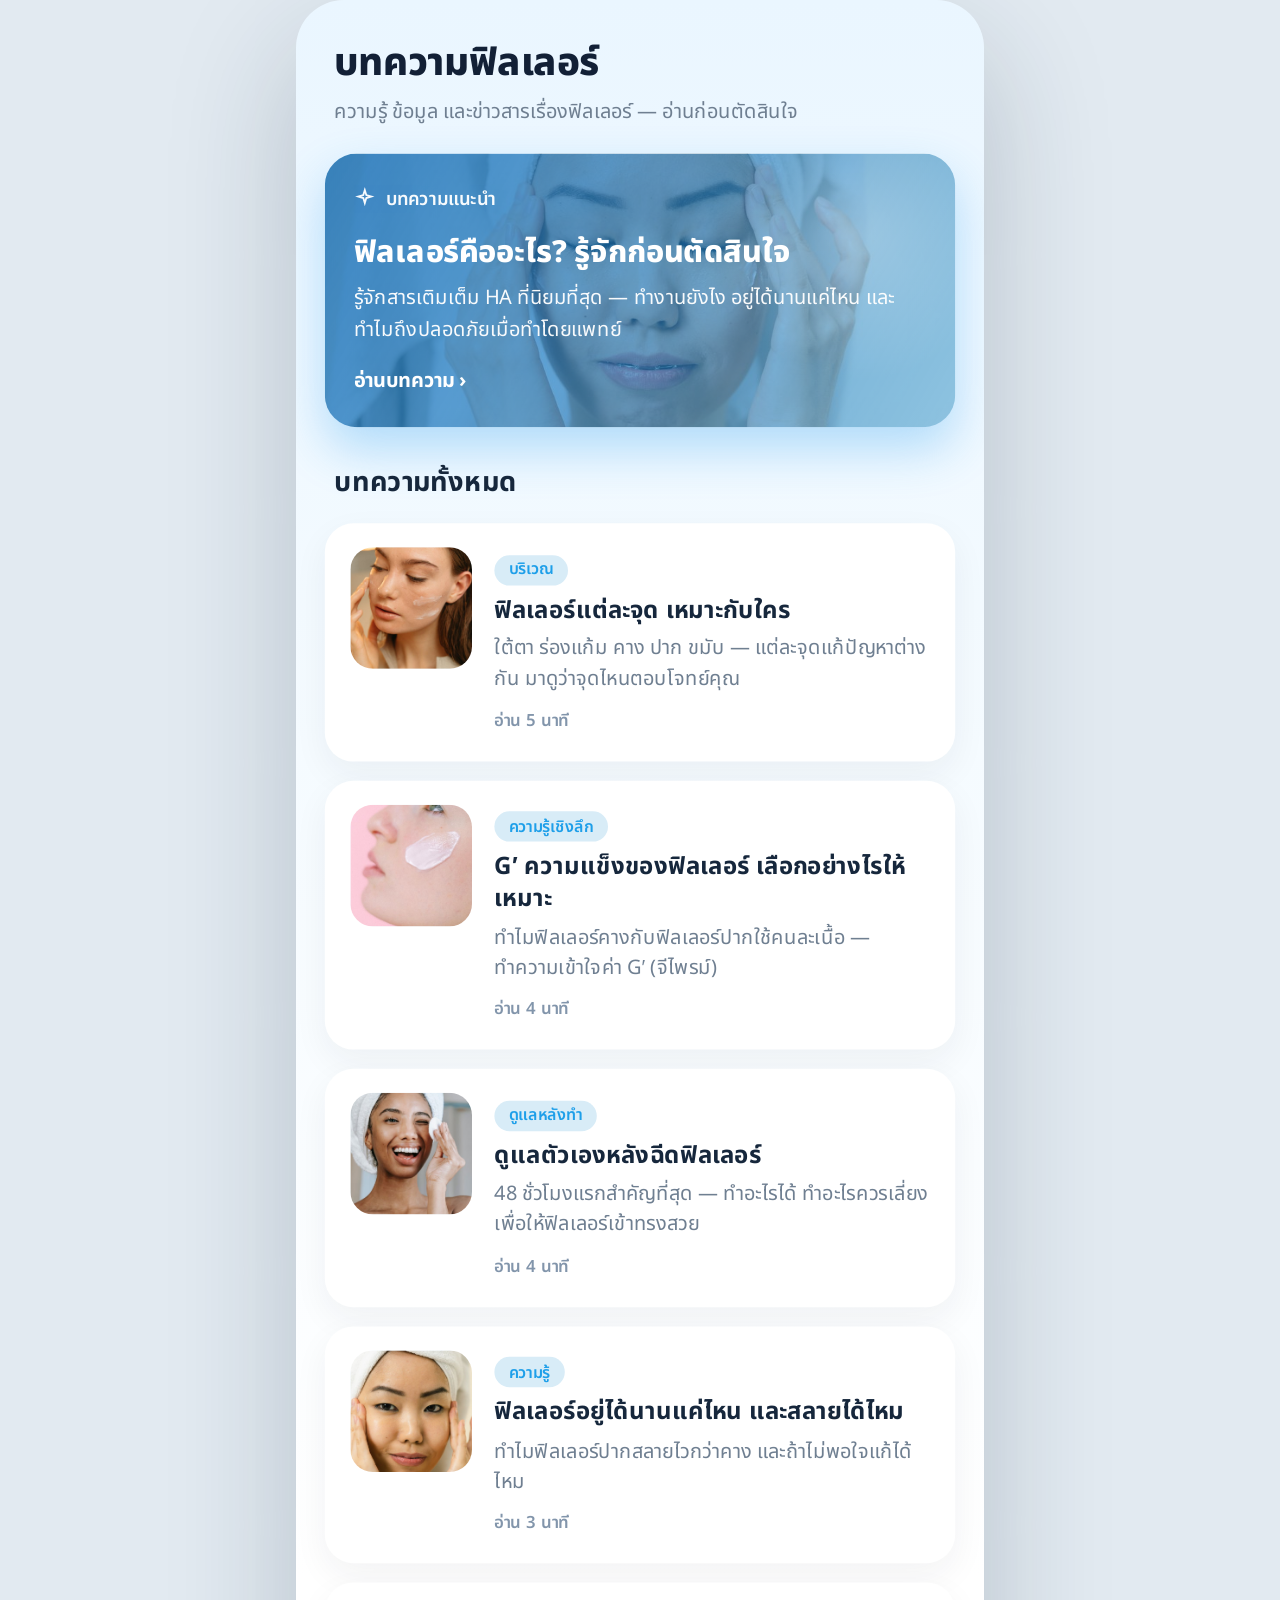
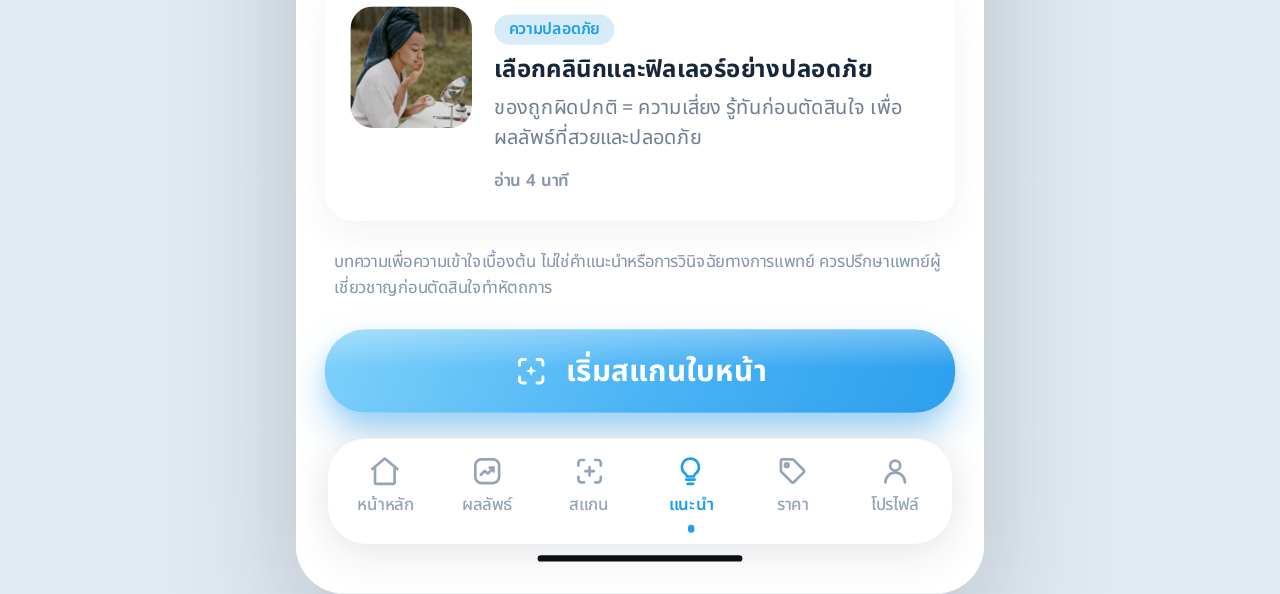
<file: article.html>
<!DOCTYPE html>
<html lang="th">
<head>
<meta charset="UTF-8">
<meta name="viewport" content="width=device-width, initial-scale=1.0, viewport-fit=cover">
<title>ARFACE — บทความ</title>
<meta name="theme-color" content="#EAF5FD">
<meta http-equiv="Content-Security-Policy" content="default-src 'self'; script-src 'self' 'wasm-unsafe-eval'; style-src 'self' 'unsafe-inline'; img-src 'self' data: blob:; media-src 'self' blob: data:; font-src 'self'; connect-src 'self'; worker-src 'self' blob:; manifest-src 'self'; object-src 'none'; base-uri 'self'; form-action 'self'">
<link rel="manifest" href="manifest.json">
<link rel="icon" type="image/png" sizes="32x32" href="assets/icons/favicon-32.png">
<link rel="apple-touch-icon" href="assets/icons/apple-touch-icon.png">
<link rel="stylesheet" href="assets/fonts.css">
<link rel="stylesheet" href="assets/arface.css">
<style>
  .screen { background: linear-gradient(180deg, #EAF6FF 0%, #F7FBFF 40%, #FFFFFF 75%); }
  .art { position: relative; z-index: 5; margin: 8px 24px 0; }
  .art .cat { display: inline-flex; height: 21px; padding: 0 11px; border-radius: 999px; background: var(--border); color: var(--blue); font-size: 11px; font-weight: 600; }
  .art h1 { font-size: 23px; font-weight: 800; color: #122036; line-height: 1.3; letter-spacing: -.3px; margin-top: 11px; }
  .art .meta { display: flex; align-items: center; gap: 8px; margin-top: 9px; font-size: 11.5px; color: var(--muted); }
  .art .meta .dot { width: 3px; height: 3px; border-radius: 50%; background: var(--muted); }
  .art .hero-ic { margin: 16px 0 4px; width: 56px; height: 56px; border-radius: 17px; background: var(--grad-tile); display: flex; align-items: center; justify-content: center; }
  .art .cover { height: 190px; border-radius: 18px; margin: 6px 0 6px; background: #E7F5FF center / cover no-repeat; box-shadow: var(--sh-card); }
  .art .body { margin-top: 8px; }
  .art .body h2 { font-size: 16px; font-weight: 700; color: #16273C; margin-top: 18px; }
  .art .body p { font-size: 13.7px; line-height: 1.72; color: #3D4F63; margin-top: 9px; }
  .art .body ul { margin: 10px 0 0; padding: 0; list-style: none; }
  .art .body li { position: relative; padding: 4px 0 4px 20px; font-size: 13.5px; line-height: 1.6; color: #3D4F63; }
  .art .body li::before { content: ""; position: absolute; left: 3px; top: 12px; width: 6px; height: 6px; border-radius: 50%; background: #2D9FEE; }
  .note { position: relative; z-index: 5; margin: 22px 24px 0; }
  .cta-wrap { position: relative; z-index: 5; margin: 16px 18px 0; }
  .relwrap { position: relative; z-index: 5; margin: 24px 24px 0; }
  .relwrap .sect { margin: 0 0 10px; font-size: 16px; font-weight: 700; color: #16273C; }
  .rel { display: flex; flex-direction: column; gap: 10px; }
  .rel a { display: flex; align-items: center; gap: 11px; text-decoration: none; color: inherit; background: #fff; border-radius: 15px; box-shadow: var(--sh-card); padding: 12px 14px; }
  .rel .ic { flex: none; width: 44px; height: 44px; border-radius: 12px; background: #E7F5FF center / cover no-repeat; }
  .rel h3 { font-size: 13.5px; font-weight: 600; color: #16273C; line-height: 1.35; }
  .rel .rc { font-size: 10.5px; color: var(--muted); margin-top: 2px; }
</style>
</head>
<body>
<div class="screen">
  <div data-ar="statusbar"></div>
  <header data-ar="topbar" data-title="บทความ" data-back="tips.html"></header>

  <main>
    <article class="art" id="art"></article>

    <div class="note" id="art-note">
      <svg width="17" height="17" viewBox="0 0 24 24" fill="none" stroke="#44566B" stroke-width="1.8" stroke-linecap="round"><circle cx="12" cy="12" r="9"/><path d="M12 16v-4M12 8h.01"/></svg>
      <div class="tx">บทความนี้ให้ข้อมูลเพื่อความเข้าใจเบื้องต้น ไม่ใช่คำแนะนำหรือการวินิจฉัยทางการแพทย์<br>ควรปรึกษาแพทย์ผู้เชี่ยวชาญก่อนตัดสินใจทำหัตถการ</div>
    </div>

    <div class="relwrap" id="relwrap" style="display:none">
      <div class="sect">บทความอื่น</div>
      <div class="rel" id="rel"></div>
    </div>

    <div class="cta-wrap">
      <a class="cta" href="scan.html">
        <svg width="22" height="22" viewBox="0 0 24 24" fill="none" stroke="#fff" stroke-width="2" stroke-linecap="round" stroke-linejoin="round"><path d="M4 8V6a2 2 0 0 1 2-2h2M16 4h2a2 2 0 0 1 2 2v2M20 16v2a2 2 0 0 1-2 2h-2M8 20H6a2 2 0 0 1-2-2v-2"/><path d="M12 8.2l1 2.6 2.6 1-2.6 1-1 2.6-1-2.6-2.6-1 2.6-1 1-2.6Z" fill="#fff" stroke="none"/></svg>
        เริ่มสแกนใบหน้า
      </a>
    </div>
  </main>

  <nav data-ar="tabbar" data-active="tips"></nav>
</div>

<script src="assets/ui.js"></script>
<script src="assets/articles.js"></script>
<script src="assets/article.js"></script>
<script src="assets/sw-register.js"></script>
<script src="assets/fit.js"></script>
</body>
</html>
</file>
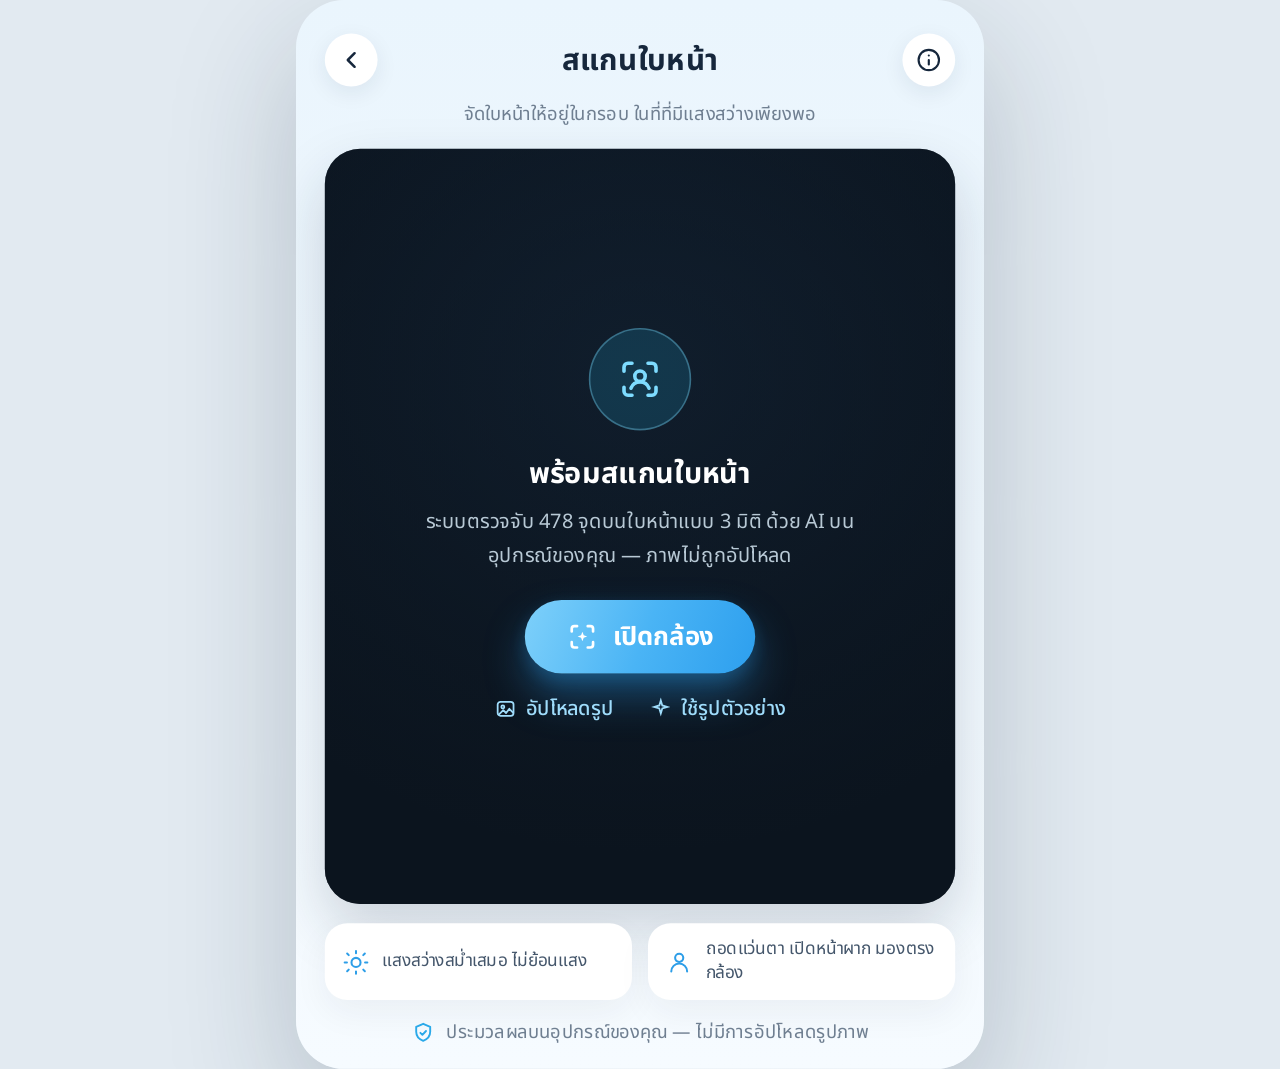
<file: ba.html>
<!DOCTYPE html>
<html lang="th">
<head>
<meta charset="UTF-8">
<meta name="viewport" content="width=device-width, initial-scale=1.0, viewport-fit=cover">
<title>ARFACE — จำลองผลลัพธ์</title>
<meta name="theme-color" content="#EAF5FD">
<meta http-equiv="Content-Security-Policy" content="default-src 'self'; script-src 'self' 'wasm-unsafe-eval'; style-src 'self' 'unsafe-inline'; img-src 'self' data: blob:; media-src 'self' blob: data:; font-src 'self'; connect-src 'self'; worker-src 'self' blob:; manifest-src 'self'; object-src 'none'; base-uri 'self'; form-action 'self'">
<link rel="manifest" href="manifest.json">
<link rel="icon" type="image/png" sizes="32x32" href="assets/icons/favicon-32.png">
<link rel="apple-touch-icon" href="assets/icons/apple-touch-icon.png">
<link rel="stylesheet" href="assets/fonts.css">
<link rel="stylesheet" href="assets/arface.css">
<style>
  .screen { background: linear-gradient(180deg, #EAF5FD 0%, #F0F8FE 50%, #F6FBFF 100%); }

  /* ---------- compare stage ---------- */
  .vpcard {
    position: relative; z-index: 5;
    margin: 13px 18px 0;
    border-radius: 18px; overflow: hidden;
    box-shadow: 0 14px 32px rgba(22,39,60,.14);
    background:
      linear-gradient(180deg, rgba(255,255,255,.5), rgba(255,255,255,0) 55%),
      url('assets/facescore-bg.png') center 42% / cover no-repeat,
      linear-gradient(160deg, #FFFFFF 0%, #EAF5FE 100%);
  }
  .stage { position: relative; width: 100%; aspect-ratio: 480 / 432; touch-action: none; cursor: ew-resize; }
  .stage canvas { position: absolute; inset: 0; width: 100%; height: 100%; display: block; }
  .lab {
    position: absolute; top: 10px; z-index: 6;
    height: 26px; padding: 0 13px; border-radius: 999px;
    display: inline-flex; align-items: center;
    font-size: 11.5px; font-weight: 600; pointer-events: none;
  }
  .lab.before { left: 10px; background: rgba(22,39,60,.55); color: #fff; backdrop-filter: blur(4px); }
  .lab.after { right: 10px; background: var(--grad-cta); color: #fff; box-shadow: 0 4px 12px rgba(45,159,238,.35); }
  .divider { position: absolute; top: 0; bottom: 0; width: 2.5px; background: #fff; box-shadow: 0 0 10px rgba(22,39,60,.35); z-index: 5; pointer-events: none; }
  .grip {
    position: absolute; top: 50%; z-index: 6;
    width: 40px; height: 40px; border-radius: 50%;
    background: #fff; box-shadow: 0 5px 16px rgba(22,39,60,.3);
    display: flex; align-items: center; justify-content: center;
    transform: translate(-50%, -50%); pointer-events: none;
  }

  /* rescan prompt (old scans without sim data) */
  .rescan {
    position: absolute; inset: 0; z-index: 8;
    display: none; flex-direction: column; align-items: center; justify-content: center;
    gap: 10px; text-align: center; padding: 22px;
    background: rgba(244,250,254,.96);
  }
  .rescan.show { display: flex; }
  .rescan h2 { font-size: 16px; font-weight: 700; color: #16273C; }
  .rescan p { font-size: 12.5px; color: var(--text-2); line-height: 1.6; max-width: 270px; }

  /* ---------- area toggles ---------- */
  .areas { position: relative; z-index: 5; margin: 13px 18px 0; display: grid; grid-template-columns: 1fr 1fr 1fr; gap: 9px; }
  .tgl {
    height: 40px; border: 0; cursor: pointer; border-radius: 14px;
    background: #EDF3F8; color: #8295AB;
    font-family: var(--th); font-size: 13px; font-weight: 600;
    display: inline-flex; align-items: center; justify-content: center; gap: 6px;
    transition: background .15s var(--ease), color .15s var(--ease);
  }
  .tgl svg { opacity: 0; transition: opacity .15s; }
  .tgl.on { background: rgba(40,165,238,.14); color: var(--blue); }
  .tgl.on svg { opacity: 1; }
  .tgl:focus-visible { outline: 3px solid rgba(45,159,238,.45); outline-offset: 2px; }

  .seg-wrap { position: relative; z-index: 5; margin: 11px 18px 0; }
  .seg-lbl { font-size: 12px; font-weight: 600; color: #2A3F57; margin: 0 2px 7px; }

  .note-wrap { position: relative; z-index: 5; margin: 12px 18px 0; }
  .cta-wrap { position: relative; z-index: 6; margin: 12px 18px 0; }
  .cta { font-size: 17.5px; height: 50px; }
  .ghost { margin-top: 10px; }

  /* ---------- toast ---------- */
  .toast {
    position: fixed; left: 50%; bottom: 26px;
    transform: translateX(-50%) translateY(16px);
    background: rgba(22,39,60,.94); color: #fff;
    font-size: 12.5px; line-height: 1.45; text-align: center;
    padding: 11px 20px; border-radius: 999px; max-width: 320px;
    opacity: 0; pointer-events: none;
    transition: opacity .25s, transform .25s;
    z-index: 60;
  }
  .toast.show { opacity: 1; transform: translateX(-50%) translateY(0); }
  @media (prefers-reduced-motion: reduce) { .toast, .tgl, .tgl svg { transition: none; } }
</style>
</head>
<body>
<div class="screen">

  <!-- Status bar -->
  <div class="statusbar" aria-hidden="true">
    <span class="time">9:41</span>
    <span style="display:flex; align-items:center; gap:6px;">
      <svg width="18" height="11" viewBox="0 0 19 12" fill="#0B1B2B"><rect x="0" y="7.5" width="3.4" height="4.5" rx="1"/><rect x="5" y="5" width="3.4" height="7" rx="1"/><rect x="10" y="2.5" width="3.4" height="9.5" rx="1"/><rect x="15" y="0" width="3.4" height="12" rx="1"/></svg>
      <svg width="16" height="11" viewBox="0 0 17 12" fill="none" stroke="#0B1B2B" stroke-width="1.9" stroke-linecap="round"><path d="M1.5 4.2a10.4 10.4 0 0 1 14 0"/><path d="M4.1 7a6.7 6.7 0 0 1 8.8 0"/><path d="M6.8 9.7a3 3 0 0 1 3.4 0"/><circle cx="8.5" cy="10.8" r="1" fill="#0B1B2B" stroke="none"/></svg>
      <svg width="25" height="12" viewBox="0 0 26 12" fill="none"><rect x="0.7" y="0.7" width="21" height="10.6" rx="3" stroke="#0B1B2B" stroke-opacity=".4" stroke-width="1"/><rect x="2.4" y="2.4" width="17.6" height="7.2" rx="1.8" fill="#0B1B2B"/><path d="M23.6 4v4a2.2 2.2 0 0 0 0-4Z" fill="#0B1B2B" fill-opacity=".4"/></svg>
    </span>
  </div>

  <!-- Top bar -->
  <header class="topbar">
    <a class="circbtn" href="result.html" aria-label="กลับไปหน้าผลลัพธ์">
      <svg width="17" height="17" viewBox="0 0 24 24" fill="none" stroke="currentColor" stroke-width="2.2" stroke-linecap="round" stroke-linejoin="round"><path d="M15 18l-6-6 6-6"/></svg>
    </a>
    <h1 class="ttl">จำลองผลลัพธ์</h1>
    <button class="circbtn" id="btn-share" aria-label="แชร์ภาพก่อน-หลัง">
      <svg width="17" height="17" viewBox="0 0 24 24" fill="none" stroke="#1E9FE9" stroke-width="1.9" stroke-linecap="round" stroke-linejoin="round"><path d="M4 12v7a1 1 0 0 0 1 1h14a1 1 0 0 0 1-1v-7M16 6l-4-4-4 4M12 2v14"/></svg>
    </button>
  </header>

  <p class="subtitle">เลื่อนเส้นกลางภาพเพื่อเทียบ ก่อน–หลัง การเติมฟิลเลอร์ (ภาพจำลอง)</p>

  <main>
  <!-- Compare stage -->
  <section class="vpcard" aria-label="เปรียบเทียบภาพก่อนและหลัง">
    <div class="stage" id="stage">
      <canvas id="cv-before"></canvas>
      <canvas id="cv-after"></canvas>
      <span class="lab before">ก่อน</span>
      <span class="lab after">หลัง</span>
      <div class="divider" id="divider"></div>
      <div class="grip" id="grip" aria-hidden="true">
        <svg width="18" height="18" viewBox="0 0 24 24" fill="none" stroke="#1E9FE9" stroke-width="2.2" stroke-linecap="round" stroke-linejoin="round"><path d="M8 7l-5 5 5 5M16 7l5 5-5 5"/></svg>
      </div>
      <div class="rescan" id="rescan">
        <h2>ต้องสแกนใหม่อีกครั้ง</h2>
        <p>ผลสแกนเดิมยังไม่มีข้อมูลสำหรับการจำลอง สแกนใบหน้าอีกครั้งเพื่อใช้ฟีเจอร์นี้</p>
        <a class="cta" href="scan.html" style="max-width:220px; font-size:16px; height:46px;">สแกนใหม่</a>
      </div>
    </div>
  </section>

  <!-- Area toggles -->
  <div class="areas" role="group" aria-label="จุดที่ต้องการจำลอง">
    <button class="tgl on" data-area="eye"><svg width="14" height="14" viewBox="0 0 24 24" fill="none" stroke="currentColor" stroke-width="2.6" stroke-linecap="round" stroke-linejoin="round"><path d="M5 12.5l4.5 4.5L19 7.5"/></svg>ใต้ตา</button>
    <button class="tgl on" data-area="naso"><svg width="14" height="14" viewBox="0 0 24 24" fill="none" stroke="currentColor" stroke-width="2.6" stroke-linecap="round" stroke-linejoin="round"><path d="M5 12.5l4.5 4.5L19 7.5"/></svg>ร่องแก้ม</button>
    <button class="tgl on" data-area="chin"><svg width="14" height="14" viewBox="0 0 24 24" fill="none" stroke="currentColor" stroke-width="2.6" stroke-linecap="round" stroke-linejoin="round"><path d="M5 12.5l4.5 4.5L19 7.5"/></svg>คาง</button>
  </div>

  <!-- Intensity -->
  <div class="seg-wrap">
    <div class="seg-lbl">ระดับการจำลอง</div>
    <div class="segment" id="intensity">
      <button class="on" data-v="0.8">ธรรมชาติ</button>
      <button data-v="1">ชัดเจน</button>
    </div>
  </div>

  <!-- Disclaimer -->
  <div class="note-wrap">
    <div class="note warn">
      <svg width="17" height="17" viewBox="0 0 24 24" fill="none" stroke="#C98A1E" stroke-width="1.9" stroke-linecap="round" stroke-linejoin="round"><path d="M12 9v5M12 17.5h.01"/><path d="M10.3 4.1 2.7 17a2 2 0 0 0 1.7 3h15.2a2 2 0 0 0 1.7-3L13.7 4.1a2 2 0 0 0-3.4 0Z"/></svg>
      <div class="tx" style="color:#9A6A12;">ภาพนี้เป็นการจำลองเบื้องต้นด้วย AI เท่านั้น ไม่ใช่ผลลัพธ์ที่รับประกัน<br>ผลจริงแตกต่างตามบุคคล ควรปรึกษาแพทย์ผู้เชี่ยวชาญ</div>
    </div>
  </div>

  <!-- CTAs -->
  <div class="cta-wrap">
    <button class="cta" id="btn-share2">
      <svg width="21" height="21" viewBox="0 0 24 24" fill="none" stroke="#fff" stroke-width="2" stroke-linecap="round" stroke-linejoin="round"><path d="M4 12v7a1 1 0 0 0 1 1h14a1 1 0 0 0 1-1v-7M16 6l-4-4-4 4M12 2v14"/></svg>
      แชร์ภาพ ก่อน–หลัง
    </button>
    <a class="ghost" href="result.html">กลับไปหน้าผลลัพธ์</a>
  </div>
  </main>
</div>
<div class="toast" id="toast" role="status"></div>

<script src="assets/ba.js"></script>
<script src="assets/fit.js"></script>
</body>
</html>
</file>
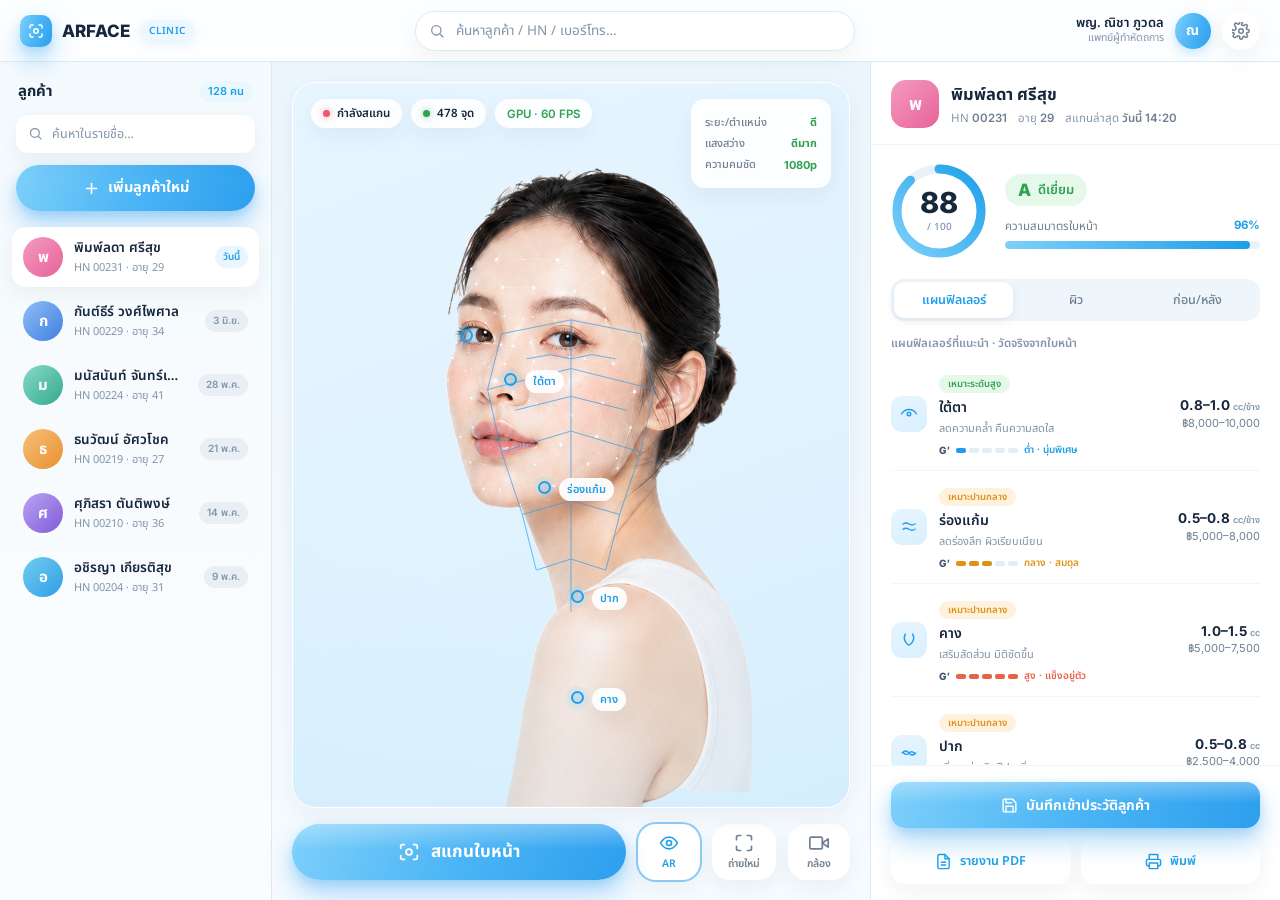
<file: clinic.html>
<!DOCTYPE html>
<html lang="th">
<head>
<meta charset="UTF-8">
<meta name="viewport" content="width=device-width, initial-scale=1.0">
<title>ARFACE Clinic — เวิร์กสเตชันวิเคราะห์ใบหน้า</title>
<meta name="theme-color" content="#EAF5FD">
<link rel="icon" type="image/png" sizes="32x32" href="assets/icons/favicon-32.png">
<link rel="stylesheet" href="assets/fonts.css">
<style>
  /* tokens — identical to assets/arface.css so the clinic app is the same design family */
  :root{
    --cyan:#28BFEF; --blue:#1E9FE9; --blue-d:#1478C8; --navy:#16273C;
    --text-2:#6F7F91; --muted:#8295AB; --border:#D8ECF7;
    --success:#2FA152; --warning:#DF9117;
    --th:'Noto Sans Thai',sans-serif; --en:'Inter','Noto Sans Thai',sans-serif;
    --grad-cta:linear-gradient(110deg,#7ED0FA 0%,#4AB4F5 52%,#2D9FEE 100%);
    --grad-screen:linear-gradient(180deg,#EAF5FD 0%,#F0F8FE 50%,#F6FBFF 100%);
    --grad-tile:linear-gradient(160deg,#E7F5FF 0%,#D9F0FE 100%);
    --sh-card:0 8px 22px rgba(29,43,58,.055);
    --sh-cta:0 14px 26px rgba(45,159,238,.36),0 4px 10px rgba(45,159,238,.20);
    --r-card:18px; --ease:cubic-bezier(.22,1,.36,1);
  }
  *{margin:0;padding:0;box-sizing:border-box}
  html,body{height:100%}
  body{font-family:var(--th);color:var(--navy);background:var(--grad-screen);-webkit-font-smoothing:antialiased;text-rendering:optimizeLegibility;overflow:hidden}
  .app{display:grid;grid-template-rows:62px 1fr;height:100vh;min-width:1100px}

  /* ---------- top bar ---------- */
  .topbar{display:flex;align-items:center;gap:18px;padding:0 20px;background:rgba(255,255,255,.86);backdrop-filter:blur(8px);border-bottom:1px solid var(--border);z-index:5}
  .brand{display:flex;align-items:center;gap:10px}
  .brand .logo{width:32px;height:32px;border-radius:10px;background:var(--grad-cta);display:flex;align-items:center;justify-content:center;box-shadow:var(--sh-cta)}
  .brand .logo svg{width:18px;height:18px}
  .brand b{font-family:var(--en);font-weight:800;font-size:17px;letter-spacing:.2px;color:var(--navy)}
  .brand .tag{font-size:10px;font-weight:600;color:var(--blue);background:rgba(235,247,255,.95);box-shadow:0 3px 10px rgba(45,159,238,.10);padding:3px 9px;border-radius:999px;letter-spacing:.4px}
  .top-search{flex:1;max-width:440px;margin:0 auto;position:relative}
  .top-search input{width:100%;height:40px;border:1px solid var(--border);background:#fff;border-radius:999px;padding:0 16px 0 40px;font-family:var(--th);font-size:13.5px;color:var(--navy);outline:none;box-shadow:var(--sh-card)}
  .top-search input::placeholder{color:var(--muted)}
  .top-search input:focus{box-shadow:0 0 0 3px rgba(45,159,238,.14)}
  .top-search svg{position:absolute;left:14px;top:12px;width:16px;height:16px;color:var(--muted)}
  .doc{display:flex;align-items:center;gap:11px}
  .doc .nm{font-size:13px;font-weight:600;color:var(--navy);line-height:1.2;text-align:right}
  .doc .nm small{display:block;font-size:10.5px;font-weight:400;color:var(--muted)}
  .doc .av{width:36px;height:36px;border-radius:50%;background:var(--grad-cta);color:#fff;display:flex;align-items:center;justify-content:center;font-weight:700;font-size:14px;box-shadow:0 4px 12px rgba(45,159,238,.28)}
  .icon-btn{width:38px;height:38px;border:0;background:#fff;border-radius:50%;display:flex;align-items:center;justify-content:center;color:var(--text-2);cursor:pointer;box-shadow:var(--sh-card)}
  .icon-btn:hover{color:var(--blue)}
  .icon-btn svg{width:18px;height:18px}

  /* ---------- body grid ---------- */
  .body{display:grid;grid-template-columns:272px 1fr 410px;height:100%;min-height:0}

  /* ---------- left rail: customers ---------- */
  .rail{background:rgba(255,255,255,.5);border-right:1px solid var(--border);display:flex;flex-direction:column;min-height:0}
  .rail .hd{display:flex;align-items:center;justify-content:space-between;padding:18px 18px 12px}
  .rail .hd h2{font-size:15px;font-weight:700;color:var(--navy)}
  .rail .hd .count{font-family:var(--en);font-size:11px;font-weight:600;color:var(--blue);background:rgba(235,247,255,.95);padding:2px 9px;border-radius:999px}
  .rail .search{padding:0 16px 12px;position:relative}
  .rail .search input{width:100%;height:38px;border:0;background:#fff;border-radius:12px;padding:0 12px 0 36px;font-family:var(--th);font-size:12.5px;outline:none;box-shadow:var(--sh-card);color:var(--navy)}
  .rail .search input::placeholder{color:var(--muted)}
  .rail .search svg{position:absolute;left:28px;top:11px;width:15px;height:15px;color:var(--muted)}
  .new-btn{margin:0 16px 14px;height:46px;border:0;border-radius:23px;background:var(--grad-cta);color:#fff;font-family:var(--th);font-weight:700;font-size:14.5px;display:flex;align-items:center;justify-content:center;gap:8px;cursor:pointer;box-shadow:var(--sh-cta)}
  .new-btn svg{width:17px;height:17px}
  .clist{flex:1;overflow:auto;padding:2px 12px 16px}
  .cust{display:flex;align-items:center;gap:11px;padding:10px 11px;border-radius:14px;cursor:pointer;margin-bottom:4px;transition:background .16s var(--ease)}
  .cust:hover{background:rgba(255,255,255,.7)}
  .cust.on{background:#fff;box-shadow:var(--sh-card)}
  .cust .ca{width:40px;height:40px;border-radius:50%;flex:none;display:flex;align-items:center;justify-content:center;font-weight:700;font-size:15px;color:#fff}
  .cust .ci{flex:1;min-width:0}
  .cust .ci .cn{font-size:13.5px;font-weight:600;color:var(--navy);white-space:nowrap;overflow:hidden;text-overflow:ellipsis}
  .cust .ci .cm{font-size:11px;color:var(--muted);margin-top:1px}
  .cust .cb{font-family:var(--en);font-size:10px;font-weight:600;color:var(--blue);background:rgba(40,165,238,.1);padding:3px 8px;border-radius:999px}
  .cust .cb.old{color:var(--muted);background:rgba(130,149,171,.12)}

  /* ---------- center stage ---------- */
  .center{display:flex;flex-direction:column;min-width:0;min-height:0;padding:20px;gap:16px}
  .stage{flex:1;position:relative;background:var(--grad-tile);border-radius:24px;overflow:hidden;display:flex;align-items:center;justify-content:center;box-shadow:var(--sh-card);border:1px solid #fff}
  .stage .face{height:100%;width:100%;object-fit:cover;object-position:center 26%}
  .stage .vig{position:absolute;inset:0;background:radial-gradient(130% 90% at 50% 24%,rgba(255,255,255,0) 52%,rgba(208,236,251,.5) 100%);pointer-events:none}
  .mesh{position:absolute;inset:0;width:100%;height:100%;pointer-events:none;opacity:.7}
  .chips{position:absolute;left:18px;top:16px;display:flex;gap:9px}
  .chip{display:flex;align-items:center;gap:7px;background:rgba(255,255,255,.92);box-shadow:var(--sh-card);color:var(--navy);font-size:11.5px;font-weight:600;padding:6px 12px;border-radius:999px;font-family:var(--en)}
  .chip .dot{width:7px;height:7px;border-radius:50%;background:#2FA152;box-shadow:0 0 7px rgba(47,161,82,.6)}
  .chip.rec .dot{background:#F0556B;box-shadow:0 0 7px rgba(240,85,107,.6)}
  .chip .lbl{font-family:var(--th);font-weight:600}
  .chip .gpu{color:var(--success)}
  .pin{position:absolute;width:13px;height:13px;border-radius:50%;border:2.5px solid var(--blue);background:rgba(126,208,250,.4);box-shadow:0 0 0 5px rgba(126,208,250,.16)}
  .pin b{position:absolute;left:19px;top:-5px;white-space:nowrap;font-family:var(--th);font-size:11px;font-weight:600;color:var(--blue);background:rgba(255,255,255,.94);box-shadow:var(--sh-card);padding:3px 8px;border-radius:999px}
  .quality{position:absolute;right:18px;top:16px;background:rgba(255,255,255,.92);box-shadow:var(--sh-card);border-radius:14px;padding:11px 14px;min-width:140px}
  .quality .qr{display:flex;align-items:center;justify-content:space-between;gap:12px;font-size:11px;margin:4px 0;font-weight:500;color:var(--text-2)}
  .quality .qr b{font-family:var(--en);color:var(--success);font-weight:700;font-size:11px}

  .controls{display:flex;align-items:center;gap:12px;flex:none}
  .scan-btn{flex:1;height:56px;border:0;border-radius:28px;background:var(--grad-cta);color:#fff;font-family:var(--th);font-weight:700;font-size:17px;display:flex;align-items:center;justify-content:center;gap:11px;cursor:pointer;box-shadow:var(--sh-cta);position:relative;overflow:hidden;transition:transform .18s var(--ease)}
  .scan-btn::before{content:"";position:absolute;inset:0;background:linear-gradient(180deg,rgba(255,255,255,.32),rgba(255,255,255,0) 46%);border-radius:inherit}
  .scan-btn:hover{transform:translateY(-1px)}
  .scan-btn svg{width:22px;height:22px}
  .cbtn{height:56px;min-width:62px;padding:0 16px;border:0;background:#fff;border-radius:18px;display:flex;flex-direction:column;align-items:center;justify-content:center;gap:3px;cursor:pointer;color:var(--text-2);font-family:var(--th);font-size:10.5px;font-weight:600;box-shadow:var(--sh-card);transition:transform .18s var(--ease)}
  .cbtn svg{width:20px;height:20px}
  .cbtn:hover{transform:translateY(-1px);color:var(--blue)}
  .cbtn.on{color:var(--blue);box-shadow:0 0 0 2px rgba(45,159,238,.5),var(--sh-card)}

  /* ---------- right panel: analysis ---------- */
  .panel{background:#fff;border-left:1px solid var(--border);display:flex;flex-direction:column;min-height:0}
  .pt{padding:18px 20px 16px;border-bottom:1px solid #EEF5FB}
  .pt .row{display:flex;align-items:center;gap:12px}
  .pt .pa{width:48px;height:48px;border-radius:15px;flex:none;display:flex;align-items:center;justify-content:center;font-weight:700;font-size:18px;color:#fff;background:linear-gradient(135deg,#F49BC0,#E8629A)}
  .pt .pn{flex:1;min-width:0}
  .pt .pn b{font-size:16.5px;font-weight:700;color:var(--navy)}
  .pt .pn .meta{font-size:11.5px;color:var(--muted);margin-top:3px;display:flex;gap:11px;flex-wrap:wrap}
  .pt .pn .meta i{font-style:normal}
  .pt .pn .meta b{font-family:var(--en);font-size:11.5px;color:var(--text-2);font-weight:600}

  .score{display:flex;align-items:center;gap:18px;padding:18px 20px}
  .ring{position:relative;width:96px;height:96px;flex:none}
  .ring svg{transform:rotate(-90deg)}
  .ring .v{position:absolute;inset:0;display:flex;flex-direction:column;align-items:center;justify-content:center}
  .ring .v b{font-family:var(--en);font-size:29px;font-weight:800;color:var(--navy);line-height:1}
  .ring .v small{font-size:10px;color:var(--muted);font-weight:500;margin-top:2px}
  .score .sx{flex:1}
  .grade{display:inline-flex;align-items:center;gap:7px;background:rgba(53,199,89,.13);border-radius:999px;padding:6px 13px}
  .grade .a{font-family:var(--en);font-weight:800;font-size:17px;color:var(--success)}
  .grade .t{font-size:13px;font-weight:600;color:var(--success)}
  .symr{margin-top:12px}
  .symr .l{display:flex;justify-content:space-between;font-size:11.5px;color:var(--text-2);margin-bottom:6px}
  .symr .l b{font-family:var(--en);color:var(--blue);font-weight:700}
  .symbar{height:8px;border-radius:999px;background:#EAF1F8;overflow:hidden}
  .symbar i{display:block;height:100%;border-radius:999px;background:linear-gradient(90deg,#7ED0FA,#1E9FE9)}

  .tabs{display:flex;gap:3px;padding:3px;margin:2px 20px 0;background:#EEF6FC;border-radius:13px}
  .tab{flex:1;height:36px;border:0;background:none;border-radius:10px;font-family:var(--th);font-size:12.5px;font-weight:500;color:var(--text-2);cursor:pointer;transition:background .16s var(--ease),color .16s var(--ease)}
  .tab.on{background:#fff;color:var(--blue);font-weight:600;box-shadow:0 3px 10px rgba(29,43,58,.08)}

  .plan{flex:1;overflow:auto;padding:14px 20px 6px}
  .plan h3{font-size:11.5px;font-weight:600;color:var(--muted);margin-bottom:6px}
  .area{display:flex;align-items:center;gap:12px;padding:12px 0;border-bottom:1px solid #F1F6FB}
  .area .ic{width:36px;height:36px;border-radius:11px;flex:none;background:var(--grad-tile);display:flex;align-items:center;justify-content:center;color:var(--blue)}
  .area .ic svg{width:18px;height:18px}
  .area .ax{flex:1;min-width:0}
  .area .ax .an{font-size:14px;font-weight:600;color:var(--navy)}
  .area .ax .ad{font-size:11px;color:var(--muted);margin-top:2px}
  .area .ay{text-align:right;flex:none}
  .area .ay .cc{font-family:var(--en);font-size:13.5px;font-weight:700;color:var(--navy)}
  .area .ay .cc small{font-size:9px;color:var(--muted);font-weight:600}
  .area .ay .pr{font-family:var(--en);font-size:11px;color:var(--text-2);margin-top:1px}
  .area .gp{margin-top:5px;display:flex;align-items:center;gap:6px;white-space:nowrap}
  .area .gp .gpl{font-family:var(--en);font-size:10px;font-weight:800;color:#44566B}
  .area .gp .gpm{display:inline-flex;gap:3px}
  .area .gp .gpm i{width:10px;height:5px;border-radius:2px;background:#E2EDF6}
  .area .gp .gpm i.on{background:var(--gpc,#1E9FE9)}
  .area .gp .gpt{font-size:10px;font-weight:600;color:var(--gpc,#1E9FE9)}
  .pill{display:inline-block;font-size:9.6px;font-weight:600;padding:2px 9px;border-radius:999px;margin-bottom:4px}
  .pill.g{background:rgba(53,199,89,.13);color:var(--success)} .pill.o{background:rgba(245,166,35,.15);color:var(--warning)} .pill.b{background:rgba(40,165,238,.13);color:var(--blue)}

  .summary{margin:10px 0 4px;background:var(--grad-tile);border-radius:var(--r-card);padding:15px}
  .summary .sr{display:flex;justify-content:space-between;align-items:center;font-size:12.5px;color:var(--text-2);margin-bottom:8px}
  .summary .sr b{font-family:var(--en);color:var(--navy);font-weight:700;font-size:13px}
  .summary .total{display:flex;justify-content:space-between;align-items:baseline;border-top:1px dashed #B7DBF3;padding-top:11px;margin-top:3px}
  .summary .total span{font-size:13px;font-weight:700;color:var(--navy)}
  .summary .total b{font-family:var(--en);font-size:22px;font-weight:800;color:var(--blue);letter-spacing:-.3px}

  .actions{flex:none;display:grid;grid-template-columns:1fr 1fr;gap:10px;padding:16px 20px;border-top:1px solid #EEF5FB}
  .act{height:46px;border:0;background:#fff;border-radius:14px;display:flex;align-items:center;justify-content:center;gap:8px;font-family:var(--th);font-size:12.5px;font-weight:600;color:var(--blue);cursor:pointer;box-shadow:var(--sh-card);transition:transform .18s var(--ease)}
  .act svg{width:17px;height:17px}
  .act:hover{transform:translateY(-1px)}
  .act.primary{grid-column:1/3;background:var(--grad-cta);color:#fff;font-weight:700;font-size:14px;box-shadow:var(--sh-cta);position:relative;overflow:hidden}
  .act.primary::before{content:"";position:absolute;inset:0;background:linear-gradient(180deg,rgba(255,255,255,.3),rgba(255,255,255,0) 46%)}
  .act.primary svg{color:#fff}
</style>
</head>
<body>
<div class="app">

  <!-- ============ top bar ============ -->
  <header class="topbar">
    <div class="brand">
      <span class="logo"><svg viewBox="0 0 24 24" fill="none" stroke="#fff" stroke-width="2" stroke-linecap="round" stroke-linejoin="round"><path d="M4 8V6a2 2 0 0 1 2-2h2M16 4h2a2 2 0 0 1 2 2v2M20 16v2a2 2 0 0 1-2 2h-2M8 20H6a2 2 0 0 1-2-2v-2"/><circle cx="12" cy="12" r="3"/></svg></span>
      <b>ARFACE</b><span class="tag">CLINIC</span>
    </div>
    <div class="top-search">
      <svg viewBox="0 0 24 24" fill="none" stroke="currentColor" stroke-width="2" stroke-linecap="round"><circle cx="11" cy="11" r="7"/><path d="M21 21l-4-4"/></svg>
      <input placeholder="ค้นหาลูกค้า / HN / เบอร์โทร…">
    </div>
    <div class="doc">
      <div class="nm">พญ. ณิชา ภูวดล<small>แพทย์ผู้ทำหัตถการ</small></div>
      <div class="av">ณ</div>
      <button class="icon-btn" title="ตั้งค่า"><svg viewBox="0 0 24 24" fill="none" stroke="currentColor" stroke-width="2"><circle cx="12" cy="12" r="3"/><path d="M19.4 15a1.6 1.6 0 0 0 .3 1.8l.1.1a2 2 0 1 1-2.8 2.8l-.1-.1a1.6 1.6 0 0 0-2.7 1.1V21a2 2 0 0 1-4 0v-.1A1.6 1.6 0 0 0 7 19.4a1.6 1.6 0 0 0-1.8.3l-.1.1a2 2 0 1 1-2.8-2.8l.1-.1a1.6 1.6 0 0 0-1.1-2.7H1a2 2 0 0 1 0-4h.1A1.6 1.6 0 0 0 4.6 7a1.6 1.6 0 0 0-.3-1.8l-.1-.1a2 2 0 1 1 2.8-2.8l.1.1a1.6 1.6 0 0 0 1.8.3H9a1.6 1.6 0 0 0 1-1.5V1a2 2 0 0 1 4 0v.1A1.6 1.6 0 0 0 15 4.6a1.6 1.6 0 0 0 1.8-.3l.1-.1a2 2 0 1 1 2.8 2.8l-.1.1a1.6 1.6 0 0 0-.3 1.8V9a1.6 1.6 0 0 0 1.5 1H21a2 2 0 0 1 0 4h-.1a1.6 1.6 0 0 0-1.5 1Z"/></svg></button>
    </div>
  </header>

  <div class="body">

    <!-- ============ left rail ============ -->
    <aside class="rail">
      <div class="hd"><h2>ลูกค้า</h2><span class="count">128 คน</span></div>
      <div class="search">
        <svg viewBox="0 0 24 24" fill="none" stroke="currentColor" stroke-width="2" stroke-linecap="round"><circle cx="11" cy="11" r="7"/><path d="M21 21l-4-4"/></svg>
        <input placeholder="ค้นหาในรายชื่อ…">
      </div>
      <button class="new-btn"><svg viewBox="0 0 24 24" fill="none" stroke="#fff" stroke-width="2.2" stroke-linecap="round"><path d="M12 5v14M5 12h14"/></svg> เพิ่มลูกค้าใหม่</button>
      <div class="clist">
        <div class="cust on">
          <div class="ca" style="background:linear-gradient(135deg,#F49BC0,#E8629A)">พ</div>
          <div class="ci"><div class="cn">พิมพ์ลดา ศรีสุข</div><div class="cm">HN 00231 · อายุ 29</div></div>
          <span class="cb">วันนี้</span>
        </div>
        <div class="cust">
          <div class="ca" style="background:linear-gradient(135deg,#8FBEF4,#3F7FE0)">ก</div>
          <div class="ci"><div class="cn">กันต์ธีร์ วงศ์ไพศาล</div><div class="cm">HN 00229 · อายุ 34</div></div>
          <span class="cb old">3 มิ.ย.</span>
        </div>
        <div class="cust">
          <div class="ca" style="background:linear-gradient(135deg,#86DBC6,#34A88E)">ม</div>
          <div class="ci"><div class="cn">มนัสนันท์ จันทร์เพ็ญ</div><div class="cm">HN 00224 · อายุ 41</div></div>
          <span class="cb old">28 พ.ค.</span>
        </div>
        <div class="cust">
          <div class="ca" style="background:linear-gradient(135deg,#F6C078,#E8902F)">ธ</div>
          <div class="ci"><div class="cn">ธนวัฒน์ อัศวโชค</div><div class="cm">HN 00219 · อายุ 27</div></div>
          <span class="cb old">21 พ.ค.</span>
        </div>
        <div class="cust">
          <div class="ca" style="background:linear-gradient(135deg,#BCA4F4,#7E5BD6)">ศ</div>
          <div class="ci"><div class="cn">ศุภิสรา ตันติพงษ์</div><div class="cm">HN 00210 · อายุ 36</div></div>
          <span class="cb old">14 พ.ค.</span>
        </div>
        <div class="cust">
          <div class="ca" style="background:linear-gradient(135deg,#74CDEC,#2D9EE8)">อ</div>
          <div class="ci"><div class="cn">อชิรญา เกียรติสุข</div><div class="cm">HN 00204 · อายุ 31</div></div>
          <span class="cb old">9 พ.ค.</span>
        </div>
      </div>
    </aside>

    <!-- ============ center stage ============ -->
    <main class="center">
      <div class="stage">
        <img class="face" src="assets/model.png" alt="ใบหน้าลูกค้า">
        <div class="vig"></div>
        <svg class="mesh" viewBox="0 0 400 460" fill="none" stroke="#2D9EE8" stroke-width="0.7" opacity="0.6">
          <path d="M150 150 L200 140 L250 150 M140 190 L200 175 L260 190 M150 235 L200 220 L250 235 M165 280 L200 270 L235 280 M175 320 L200 312 L225 320"/>
          <path d="M150 150 L140 190 L150 235 L165 280 L175 320 M250 150 L260 190 L250 235 L235 280 L225 320"/>
          <path d="M200 140 L200 175 L200 220 L200 270 L200 312 L200 350"/>
          <path d="M168 168 L185 165 L200 168 M232 168 L215 165 L200 168 M160 205 L200 195 L240 205"/>
        </svg>
        <div class="chips">
          <span class="chip rec"><span class="dot"></span>กำลังสแกน</span>
          <span class="chip"><span class="dot"></span><span class="lbl">478 จุด</span></span>
          <span class="chip"><span class="gpu">GPU · 60 FPS</span></span>
        </div>
        <div class="quality">
          <div class="qr"><span>ระยะ/ตำแหน่ง</span><b>ดี</b></div>
          <div class="qr"><span>แสงสว่าง</span><b>ดีมาก</b></div>
          <div class="qr"><span>ความคมชัด</span><b>1080p</b></div>
        </div>
        <span class="pin" style="left:38%;top:40%"><b>ใต้ตา</b></span>
        <span class="pin" style="left:30%;top:34%"></span>
        <span class="pin" style="left:44%;top:55%"><b>ร่องแก้ม</b></span>
        <span class="pin" style="left:50%;top:70%"><b>ปาก</b></span>
        <span class="pin" style="left:50%;top:84%"><b>คาง</b></span>
      </div>
      <div class="controls">
        <button class="scan-btn"><svg viewBox="0 0 24 24" fill="none" stroke="#fff" stroke-width="2" stroke-linecap="round" stroke-linejoin="round"><path d="M3 8V6a2 2 0 0 1 2-2h2M17 4h2a2 2 0 0 1 2 2v2M21 16v2a2 2 0 0 1-2 2h-2M7 20H5a2 2 0 0 1-2-2v-2"/><circle cx="12" cy="12" r="3.2"/></svg> สแกนใบหน้า</button>
        <button class="cbtn on"><svg viewBox="0 0 24 24" fill="none" stroke="currentColor" stroke-width="2" stroke-linecap="round" stroke-linejoin="round"><path d="M2 12s3.5-7 10-7 10 7 10 7-3.5 7-10 7-10-7-10-7Z"/><circle cx="12" cy="12" r="3"/></svg>AR</button>
        <button class="cbtn"><svg viewBox="0 0 24 24" fill="none" stroke="currentColor" stroke-width="2" stroke-linecap="round" stroke-linejoin="round"><path d="M21 8V5a2 2 0 0 0-2-2h-3M3 16v3a2 2 0 0 0 2 2h3M16 21h3a2 2 0 0 0 2-2v-3M8 3H5a2 2 0 0 0-2 2v3"/></svg>ถ่ายใหม่</button>
        <button class="cbtn"><svg viewBox="0 0 24 24" fill="none" stroke="currentColor" stroke-width="2" stroke-linecap="round" stroke-linejoin="round"><path d="M23 7l-7 5 7 5V7Z"/><rect x="1" y="5" width="15" height="14" rx="2"/></svg>กล้อง</button>
      </div>
    </main>

    <!-- ============ right panel ============ -->
    <aside class="panel">
      <div class="pt">
        <div class="row">
          <div class="pa">พ</div>
          <div class="pn">
            <b>พิมพ์ลดา ศรีสุข</b>
            <div class="meta"><i>HN <b>00231</b></i><i>อายุ <b>29</b></i><i>สแกนล่าสุด <b>วันนี้ 14:20</b></i></div>
          </div>
        </div>
      </div>

      <div class="score">
        <div class="ring">
          <svg width="96" height="96" viewBox="0 0 96 96">
            <circle cx="48" cy="48" r="42" fill="none" stroke="#EAF1F8" stroke-width="9"/>
            <circle cx="48" cy="48" r="42" fill="none" stroke="url(#g1)" stroke-width="9" stroke-linecap="round" stroke-dasharray="263.9" stroke-dashoffset="31.7"/>
            <defs><linearGradient id="g1" x1="0" y1="0" x2="1" y2="1"><stop offset="0" stop-color="#7ED0FA"/><stop offset="1" stop-color="#1E9FE9"/></linearGradient></defs>
          </svg>
          <div class="v"><b>88</b><small>/ 100</small></div>
        </div>
        <div class="sx">
          <div class="grade"><span class="a">A</span><span class="t">ดีเยี่ยม</span></div>
          <div class="symr">
            <div class="l"><span>ความสมมาตรใบหน้า</span><b>96%</b></div>
            <div class="symbar"><i style="width:96%"></i></div>
          </div>
        </div>
      </div>

      <div class="tabs">
        <button class="tab on" data-tab="filler">แผนฟิลเลอร์</button>
        <button class="tab" data-tab="skin">ผิว</button>
        <button class="tab" data-tab="ba">ก่อน/หลัง</button>
      </div>

      <div class="plan">
        <h3>แผนฟิลเลอร์ที่แนะนำ · วัดจริงจากใบหน้า</h3>

        <div class="area">
          <div class="ic"><svg viewBox="0 0 24 24" fill="none" stroke="currentColor" stroke-width="1.9" stroke-linecap="round"><path d="M2 12s3.5-6 10-6 10 6 10 6"/><circle cx="12" cy="12" r="2.4"/></svg></div>
          <div class="ax"><span class="pill g">เหมาะระดับสูง</span><div class="an">ใต้ตา</div><div class="ad">ลดความคล้ำ คืนความสดใส</div><div class="gp" style="--gpc:#1E9FE9" title="ผิวใต้ตาบางมาก ต้องนุ่มและกระจายเนียน เพื่อไม่เป็นก้อนหรือกักน้ำจนบวม"><span class="gpl">G′</span><span class="gpm"><i class="on"></i><i></i><i></i><i></i><i></i></span><span class="gpt">ต่ำ · นุ่มพิเศษ</span></div></div>
          <div class="ay"><div class="cc">0.8–1.0 <small>cc/ข้าง</small></div><div class="pr">฿8,000–10,000</div></div>
        </div>

        <div class="area">
          <div class="ic"><svg viewBox="0 0 24 24" fill="none" stroke="currentColor" stroke-width="1.9" stroke-linecap="round"><path d="M4 8c3-2 5-2 8 0s5 2 8 0M4 15c3-2 5-2 8 0s5 2 8 0"/></svg></div>
          <div class="ax"><span class="pill o">เหมาะปานกลาง</span><div class="an">ร่องแก้ม</div><div class="ad">ลดร่องลึก ผิวเรียบเนียน</div><div class="gp" style="--gpc:#DF9117" title="ลดร่องลึกแต่ยังกลมกลืนเนียน ไม่แข็งเป็นสัน"><span class="gpl">G′</span><span class="gpm"><i class="on"></i><i class="on"></i><i class="on"></i><i></i><i></i></span><span class="gpt">กลาง · สมดุล</span></div></div>
          <div class="ay"><div class="cc">0.5–0.8 <small>cc/ข้าง</small></div><div class="pr">฿5,000–8,000</div></div>
        </div>

        <div class="area">
          <div class="ic"><svg viewBox="0 0 24 24" fill="none" stroke="currentColor" stroke-width="1.9" stroke-linecap="round" stroke-linejoin="round"><path d="M7 4c-1.5 3-1.5 7 0 10 1 2 2.8 3.6 5 5 2.2-1.4 4-3 5-5 1.5-3 1.5-7 0-10"/></svg></div>
          <div class="ax"><span class="pill o">เหมาะปานกลาง</span><div class="an">คาง</div><div class="ad">เสริมสัดส่วน มิติชัดขึ้น</div><div class="gp" style="--gpc:#E8624A" title="ต้องการแรงยกและคงรูป เพื่อโปรเจกชันคางที่ชัดและทนทาน"><span class="gpl">G′</span><span class="gpm"><i class="on"></i><i class="on"></i><i class="on"></i><i class="on"></i><i class="on"></i></span><span class="gpt">สูง · แข็งอยู่ตัว</span></div></div>
          <div class="ay"><div class="cc">1.0–1.5 <small>cc</small></div><div class="pr">฿5,000–7,500</div></div>
        </div>

        <div class="area">
          <div class="ic"><svg viewBox="0 0 24 24" fill="none" stroke="currentColor" stroke-width="1.9" stroke-linecap="round" stroke-linejoin="round"><path d="M3 12c3-3.5 6-3.5 9 0 3 3.5 6 3.5 9 0M5 12c2.5 2.5 4.5 2.5 7 0 2.5-2.5 4.5-2.5 7 0"/></svg></div>
          <div class="ax"><span class="pill o">เหมาะปานกลาง</span><div class="an">ปาก</div><div class="ad">เพิ่มวอลุ่ม ริมฝีปากอิ่ม</div><div class="gp" style="--gpc:#1E9FE9" title="ริมฝีปากขยับตลอดเวลา ต้องยืดหยุ่นตามธรรมชาติและสัมผัสนุ่ม"><span class="gpl">G′</span><span class="gpm"><i class="on"></i><i class="on"></i><i></i><i></i><i></i></span><span class="gpt">ต่ำ–กลาง · นุ่ม ยืดหยุ่น</span></div></div>
          <div class="ay"><div class="cc">0.5–0.8 <small>cc</small></div><div class="pr">฿2,500–4,000</div></div>
        </div>

        <div class="area">
          <div class="ic"><svg viewBox="0 0 24 24" fill="none" stroke="currentColor" stroke-width="1.9" stroke-linecap="round" stroke-linejoin="round"><path d="M12 4C8 5.5 6 8.5 6 12s2 6.5 6 8c4-1.5 6-4.5 6-8s-2-6.5-6-8Z"/></svg></div>
          <div class="ax"><span class="pill o">เหมาะปานกลาง</span><div class="an">ขมับ</div><div class="ad">เติมเต็มขมับตอบ ดูอ่อนเยาว์</div><div class="gp" style="--gpc:#E8624A" title="เติมวอลุ่มขมับที่ตอบ และพยุงโครงสร้างด้านข้างใบหน้า"><span class="gpl">G′</span><span class="gpm"><i class="on"></i><i class="on"></i><i class="on"></i><i class="on"></i><i></i></span><span class="gpt">กลาง–สูง · พยุงโครง</span></div></div>
          <div class="ay"><div class="cc">1.0–2.0 <small>cc/ข้าง</small></div><div class="pr">฿10,000–20,000</div></div>
        </div>

        <div class="summary">
          <div class="sr"><span>จุดที่แนะนำ</span><b>5 จุด</b></div>
          <div class="sr"><span>ปริมาณรวมโดยประมาณ</span><b>6.1–9.9 cc</b></div>
          <div class="total"><span>งบประมาณโดยประมาณ</span><b>฿30,500–49,500</b></div>
        </div>
      </div>

      <div class="actions">
        <button class="act primary"><svg viewBox="0 0 24 24" fill="none" stroke="#fff" stroke-width="2" stroke-linecap="round" stroke-linejoin="round"><path d="M19 21H5a2 2 0 0 1-2-2V5a2 2 0 0 1 2-2h11l5 5v11a2 2 0 0 1-2 2Z"/><path d="M17 21v-8H7v8M7 3v5h8"/></svg> บันทึกเข้าประวัติลูกค้า</button>
        <button class="act"><svg viewBox="0 0 24 24" fill="none" stroke="currentColor" stroke-width="2" stroke-linecap="round" stroke-linejoin="round"><path d="M14 2H6a2 2 0 0 0-2 2v16a2 2 0 0 0 2 2h12a2 2 0 0 0 2-2V8Z"/><path d="M14 2v6h6M9 13h6M9 17h6"/></svg> รายงาน PDF</button>
        <button class="act"><svg viewBox="0 0 24 24" fill="none" stroke="currentColor" stroke-width="2" stroke-linecap="round" stroke-linejoin="round"><path d="M6 9V2h12v7M6 18H4a2 2 0 0 1-2-2v-5a2 2 0 0 1 2-2h16a2 2 0 0 1 2 2v5a2 2 0 0 1-2 2h-2M6 14h12v8H6Z"/></svg> พิมพ์</button>
      </div>
    </aside>

  </div>
</div>
<script src="assets/clinic.js"></script>
</body>
</html>
</file>
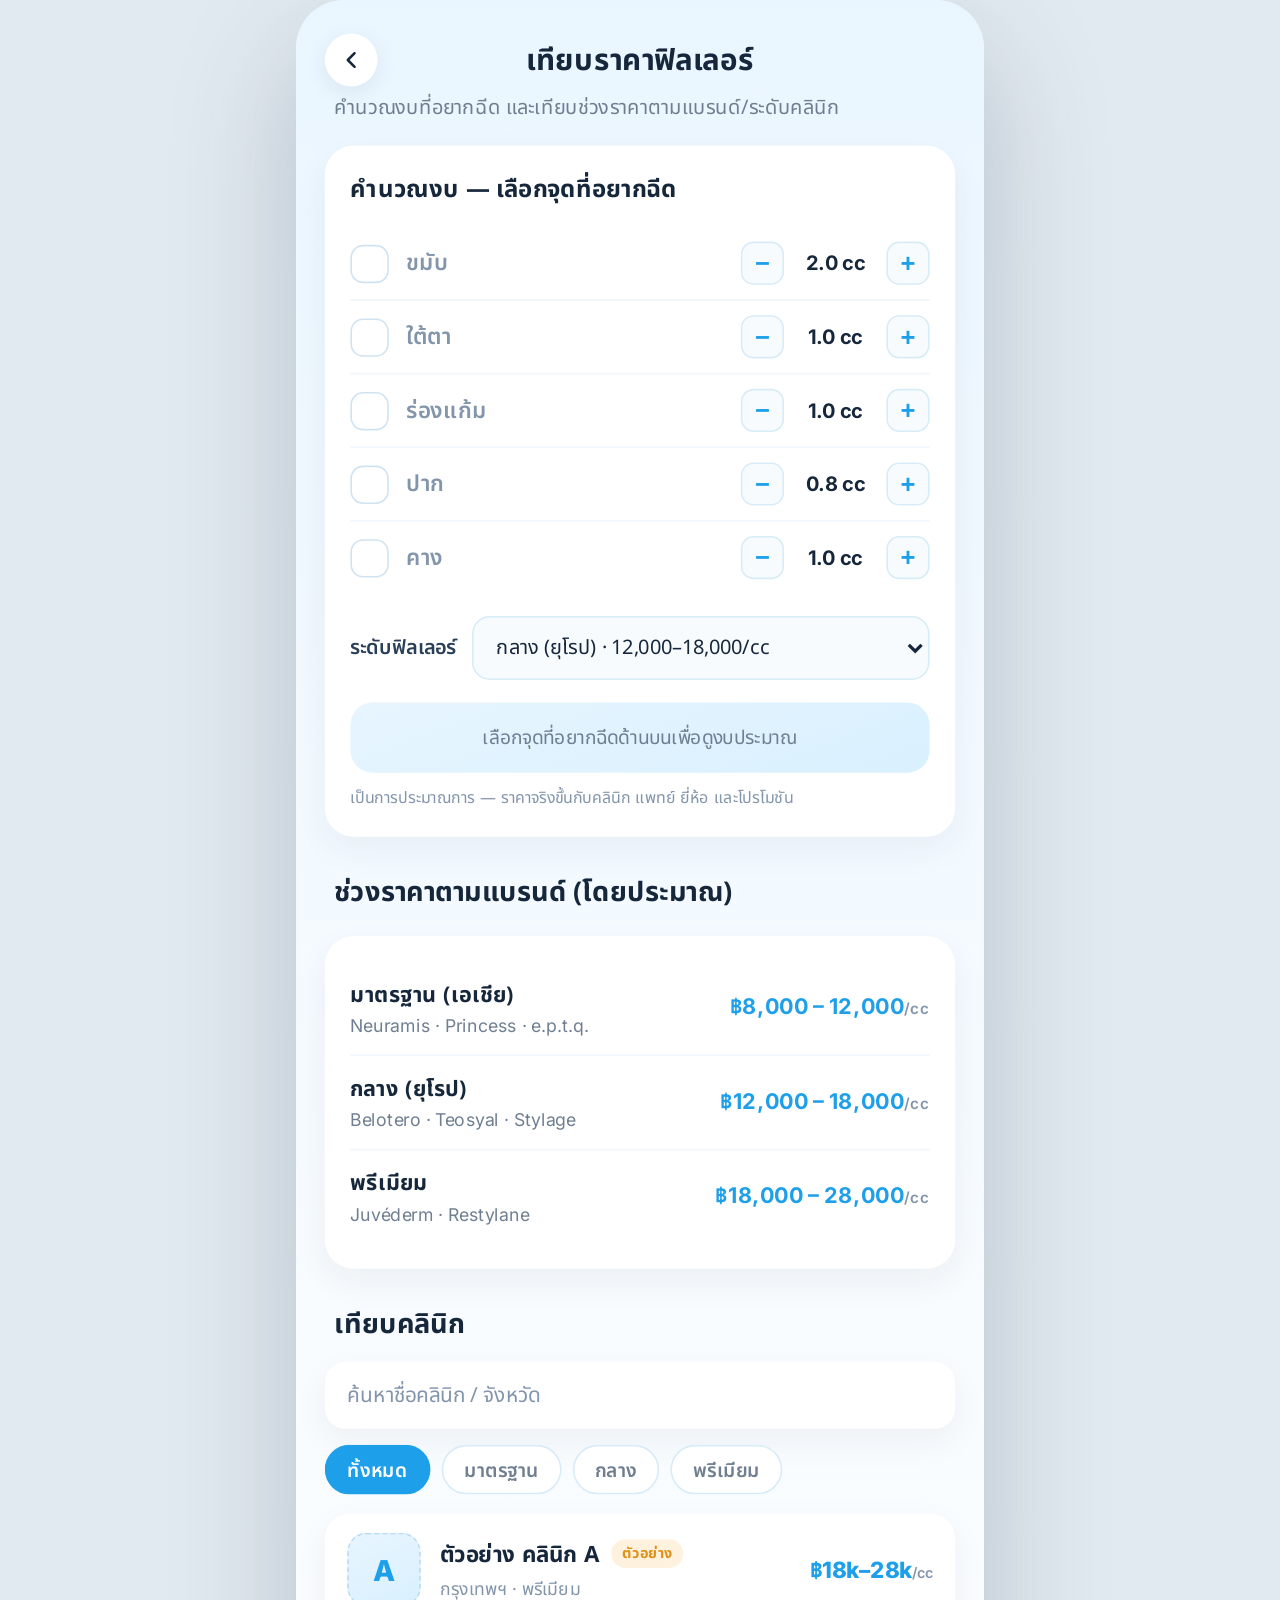
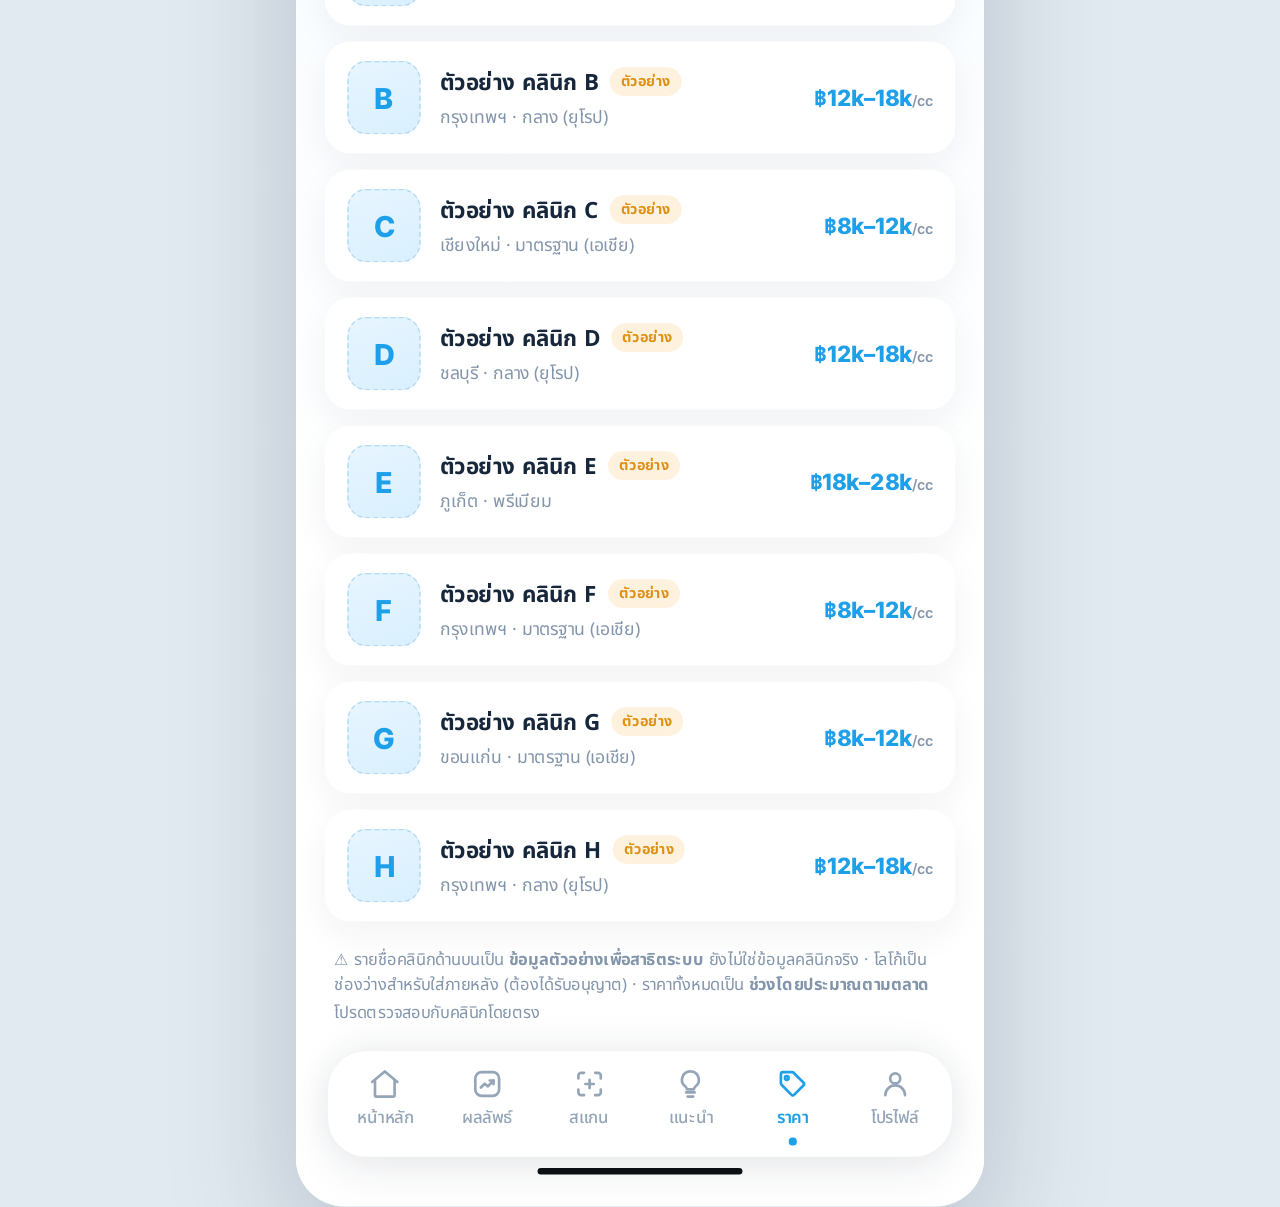
<file: clinics.html>
<!DOCTYPE html>
<html lang="th">
<head>
<meta charset="UTF-8">
<meta name="viewport" content="width=device-width, initial-scale=1.0, viewport-fit=cover">
<title>ARFACE — เทียบราคาฟิลเลอร์</title>
<meta name="theme-color" content="#EAF5FD">
<meta http-equiv="Content-Security-Policy" content="default-src 'self'; script-src 'self' 'wasm-unsafe-eval'; style-src 'self' 'unsafe-inline'; img-src 'self' data: blob:; media-src 'self' blob: data:; font-src 'self'; connect-src 'self'; worker-src 'self' blob:; manifest-src 'self'; object-src 'none'; base-uri 'self'; form-action 'self'">
<link rel="manifest" href="manifest.json">
<link rel="icon" type="image/png" sizes="32x32" href="assets/icons/favicon-32.png">
<link rel="apple-touch-icon" href="assets/icons/apple-touch-icon.png">
<link rel="stylesheet" href="assets/fonts.css">
<link rel="stylesheet" href="assets/arface.css">
<style>
  .screen { background: linear-gradient(180deg, #EAF6FF 0%, #F6FBFF 40%, #FFFFFF 78%); }
  .lead { position: relative; z-index: 5; margin: 4px 24px 0; font-size: 12.5px; color: var(--text-2); }
  .card { position: relative; z-index: 5; margin: 14px 18px 0; background: #fff; border-radius: 18px; box-shadow: var(--sh-card); padding: 16px; }
  .sect { position: relative; z-index: 5; margin: 22px 24px 10px; font-size: 17px; font-weight: 700; color: #16273C; }

  .ctitle { font-size: 15px; font-weight: 700; color: #16273C; margin-bottom: 12px; }
  .arow { display: flex; align-items: center; gap: 11px; padding: 9px 0; border-bottom: 1px solid #F1F6FB; }
  .arow:last-of-type { border-bottom: 0; }
  .tog { flex: none; width: 24px; height: 24px; border-radius: 8px; border: 1.6px solid #CFE3F2; background: #fff; cursor: pointer; padding: 0; display: flex; align-items: center; justify-content: center; }
  .tog i { width: 11px; height: 11px; border-radius: 3px; background: transparent; }
  .arow.on .tog { border-color: var(--blue); background: var(--blue); }
  .arow.on .tog i { background: #fff; }
  .aname { flex: 1; font-size: 14px; font-weight: 600; color: #2A3F57; }
  .arow:not(.on) .aname { color: var(--muted); }
  .step { flex: none; display: flex; align-items: center; gap: 9px; }
  .sb { width: 27px; height: 27px; border-radius: 8px; border: 1px solid var(--border); background: #F7FBFE; color: var(--blue); font-size: 16px; font-weight: 700; cursor: pointer; line-height: 1; }
  .sv { font-family: var(--en); font-size: 12.5px; font-weight: 700; color: #16273C; min-width: 46px; text-align: center; }
  .tierrow { display: flex; align-items: center; gap: 10px; margin-top: 14px; }
  .tierrow label { font-size: 12.5px; font-weight: 600; color: #2A3F57; flex: none; }
  #tier { flex: 1; height: 40px; border: 1px solid var(--border); border-radius: 11px; background: #F7FBFE; font-family: var(--th); font-size: 12.5px; color: #16273C; padding: 0 10px; }
  .total { margin-top: 14px; background: var(--grad-tile); border-radius: 14px; padding: 13px 14px; }
  .t-empty { font-size: 12px; color: var(--text-2); text-align: center; }
  .t-row { display: flex; justify-content: space-between; font-size: 12px; color: var(--text-2); margin-bottom: 4px; }
  .t-row b { font-family: var(--en); color: #16273C; }
  .t-budget { display: flex; justify-content: space-between; align-items: baseline; border-top: 1px dashed #B7DBF3; padding-top: 9px; margin-top: 5px; }
  .t-budget span { font-size: 12.5px; font-weight: 700; color: #16273C; }
  .t-budget b { font-family: var(--en); font-size: 20px; font-weight: 800; color: var(--blue); letter-spacing: -.3px; }
  .note2 { margin-top: 9px; font-size: 10px; color: var(--muted); line-height: 1.5; }

  /* brand guide */
  .brow { display: flex; align-items: center; justify-content: space-between; gap: 10px; padding: 11px 0; border-bottom: 1px solid #F1F6FB; }
  .brow:last-child { border-bottom: 0; }
  .btier { font-size: 13.5px; font-weight: 700; color: #16273C; }
  .bbr { font-family: var(--en); font-size: 11px; color: var(--text-2); margin-top: 2px; }
  .bp { font-family: var(--en); font-size: 13.5px; font-weight: 700; color: var(--blue); white-space: nowrap; text-align: right; }
  .bp small { font-size: 9.5px; color: var(--muted); font-weight: 600; }

  /* filters */
  .filters { position: relative; z-index: 5; margin: 0 18px; }
  #q { width: 100%; height: 42px; border: 0; background: #fff; border-radius: 13px; box-shadow: var(--sh-card); padding: 0 14px; font-family: var(--th); font-size: 13px; color: #16273C; outline: none; }
  #q::placeholder { color: var(--muted); }
  .chips { display: flex; gap: 7px; margin-top: 10px; overflow-x: auto; scrollbar-width: none; }
  .chips::-webkit-scrollbar { display: none; }
  .chip { flex: none; height: 31px; padding: 0 13px; border: 1px solid var(--border); background: #fff; border-radius: 999px; font-family: var(--th); font-size: 12px; font-weight: 600; color: var(--text-2); cursor: pointer; }
  .chip.on { background: var(--blue); border-color: var(--blue); color: #fff; }

  /* clinics */
  .clinics { position: relative; z-index: 5; margin: 12px 18px 0; display: flex; flex-direction: column; gap: 10px; }
  .clinic { display: flex; align-items: center; gap: 12px; background: #fff; border-radius: 16px; box-shadow: var(--sh-card); padding: 12px 14px; }
  .clinic .logo { flex: none; width: 46px; height: 46px; border-radius: 12px; background: var(--grad-tile); display: flex; align-items: center; justify-content: center; font-family: var(--en); font-weight: 800; font-size: 18px; color: var(--blue); border: 1px dashed #B7DBF3; }
  .clinic .cm { flex: 1; min-width: 0; }
  .clinic .cn { display: flex; align-items: center; gap: 7px; }
  .clinic .cn span:first-child { font-size: 14px; font-weight: 700; color: #16273C; white-space: nowrap; overflow: hidden; text-overflow: ellipsis; }
  .clinic .demo { flex: none; font-size: 9px; font-weight: 700; color: var(--warning); background: rgba(245,166,35,.15); padding: 2px 7px; border-radius: 999px; }
  .clinic .cmeta { font-size: 11px; color: var(--muted); margin-top: 3px; }
  .clinic .cp { flex: none; font-family: var(--en); font-size: 14px; font-weight: 800; color: var(--blue); text-align: right; }
  .clinic .cp small { font-size: 9px; color: var(--muted); font-weight: 600; }
  .empty { text-align: center; font-size: 12.5px; color: var(--muted); padding: 24px 0; }

  .disc { position: relative; z-index: 5; margin: 16px 24px 0; font-size: 10.3px; color: var(--muted); line-height: 1.6; }
</style>
</head>
<body>
<div class="screen">
  <div data-ar="statusbar"></div>
  <header data-ar="topbar" data-title="เทียบราคาฟิลเลอร์" data-back="result.html"></header>

  <main>
    <p class="lead">คำนวณงบที่อยากฉีด และเทียบช่วงราคาตามแบรนด์/ระดับคลินิก</p>

    <section class="card calc">
      <div class="ctitle">คำนวณงบ — เลือกจุดที่อยากฉีด</div>
      <div id="areas"></div>
      <div class="tierrow">
        <label>ระดับฟิลเลอร์</label>
        <select id="tier" aria-label="ระดับฟิลเลอร์"></select>
      </div>
      <div class="total" id="total"></div>
      <div class="note2">เป็นการประมาณการ — ราคาจริงขึ้นกับคลินิก แพทย์ ยี่ห้อ และโปรโมชัน</div>
    </section>

    <div class="sect">ช่วงราคาตามแบรนด์ (โดยประมาณ)</div>
    <section class="card" id="brandguide"></section>

    <div class="sect">เทียบคลินิก</div>
    <div class="filters">
      <input id="q" type="search" placeholder="ค้นหาชื่อคลินิก / จังหวัด">
      <div class="chips" id="tierchips"></div>
    </div>
    <section class="clinics" id="cliniclist"></section>

    <p class="disc">⚠ รายชื่อคลินิกด้านบนเป็น <b>ข้อมูลตัวอย่างเพื่อสาธิตระบบ</b> ยังไม่ใช่ข้อมูลคลินิกจริง · โลโก้เป็นช่องว่างสำหรับใส่ภายหลัง (ต้องได้รับอนุญาต) · ราคาทั้งหมดเป็น <b>ช่วงโดยประมาณตามตลาด</b> โปรดตรวจสอบกับคลินิกโดยตรง</p>
  </main>

  <nav data-ar="tabbar" data-active="clinics"></nav>
</div>

<script src="assets/ui.js"></script>
<script src="assets/clinics.js"></script>
<script src="assets/sw-register.js"></script>
<script src="assets/fit.js"></script>
</body>
</html>
</file>
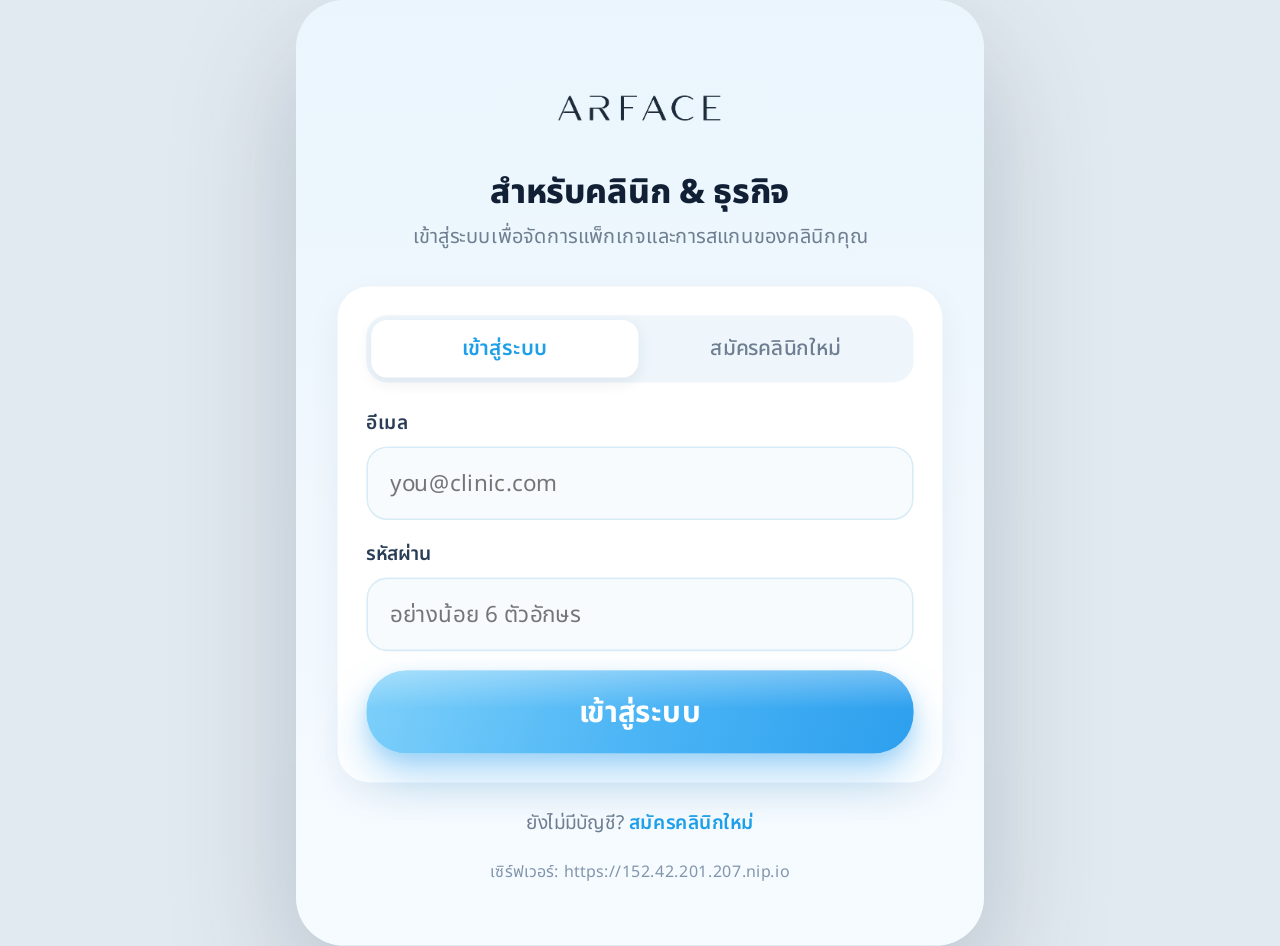
<file: login.html>
<!DOCTYPE html>
<html lang="th">
<head>
<meta charset="UTF-8">
<meta name="viewport" content="width=device-width, initial-scale=1.0, viewport-fit=cover">
<title>ARFACE — เข้าสู่ระบบคลินิก</title>
<meta name="theme-color" content="#EAF5FD">
<meta http-equiv="Content-Security-Policy" content="default-src 'self'; script-src 'self' 'wasm-unsafe-eval'; style-src 'self' 'unsafe-inline'; img-src 'self' data: blob:; font-src 'self'; connect-src 'self' https://152.42.201.207.nip.io http://localhost:4000 https://localhost:4000; object-src 'none'; base-uri 'self'; form-action 'self'">
<link rel="manifest" href="manifest.json">
<link rel="icon" type="image/png" sizes="32x32" href="assets/icons/favicon-32.png">
<link rel="apple-touch-icon" href="assets/icons/apple-touch-icon.png">
<link rel="stylesheet" href="assets/fonts.css">
<link rel="stylesheet" href="assets/arface.css">
<style>
  .screen { background: var(--grad-screen); }
  .wrap { position: relative; z-index: 5; padding: 30px 26px 24px; }
  .logo { display: block; width: 130px; height: auto; margin: 8px auto 0; }
  .lead { text-align: center; margin-top: 16px; }
  .lead h1 { font-size: 21px; font-weight: 800; color: #122036; }
  .lead p { font-size: 12.5px; color: var(--text-2); margin-top: 4px; line-height: 1.5; }
  .card { background: #fff; border-radius: 20px; box-shadow: var(--sh-card); padding: 18px; margin-top: 20px; }
  .segment { margin-bottom: 16px; }
  .field { margin-bottom: 12px; }
  .field label { display: block; font-size: 12px; font-weight: 600; color: #2A3F57; margin-bottom: 6px; }
  .field input { width: 100%; height: 46px; border: 1px solid var(--border); border-radius: 13px; background: #F8FBFE; padding: 0 14px; font-family: var(--th); font-size: 14px; color: var(--navy); outline: none; }
  .field input:focus { border-color: #9FD8F7; background: #fff; box-shadow: 0 0 0 3px rgba(45,159,238,.12); }
  .err { display: none; font-size: 12px; color: #D8503C; background: rgba(216,80,60,.08); border-radius: 10px; padding: 9px 12px; margin-bottom: 12px; line-height: 1.5; }
  .err.show { display: block; }
  .cta { margin-top: 4px; }
  .cta[disabled] { opacity: .6; pointer-events: none; }
  .alt { text-align: center; margin-top: 16px; font-size: 12px; color: var(--text-2); }
  .alt a { color: var(--blue); font-weight: 600; text-decoration: none; }
  .api-note { text-align: center; margin-top: 14px; font-size: 10px; color: var(--muted); }
</style>
</head>
<body>
<div class="screen">
  <div data-ar="statusbar"></div>
  <div class="wrap">
    <img class="logo" src="assets/logo-clean.png" alt="ARFACE">
    <div class="lead">
      <h1>สำหรับคลินิก & ธุรกิจ</h1>
      <p>เข้าสู่ระบบเพื่อจัดการแพ็กเกจและการสแกนของคลินิกคุณ</p>
    </div>

    <div class="card">
      <div class="segment" role="tablist">
        <button id="seg-login" class="on" type="button">เข้าสู่ระบบ</button>
        <button id="seg-reg" type="button">สมัครคลินิกใหม่</button>
      </div>

      <div class="err" id="err"></div>

      <div class="field" id="f-org" style="display:none">
        <label for="org">ชื่อคลินิก / บริษัท</label>
        <input id="org" type="text" placeholder="เช่น ARFACE Aesthetic Clinic" autocomplete="organization">
      </div>
      <div class="field">
        <label for="email">อีเมล</label>
        <input id="email" type="email" placeholder="you@clinic.com" autocomplete="email">
      </div>
      <div class="field">
        <label for="password">รหัสผ่าน</label>
        <input id="password" type="password" placeholder="อย่างน้อย 6 ตัวอักษร" autocomplete="current-password">
      </div>

      <button class="cta" id="submit" type="button">เข้าสู่ระบบ</button>
    </div>

    <div class="alt" id="alt"></div>
    <div class="api-note" id="api-note"></div>
  </div>
</div>

<script src="assets/ui.js"></script>
<script src="assets/api.js"></script>
<script src="assets/auth.js"></script>
<script src="assets/fit.js"></script>
</body>
</html>
</file>
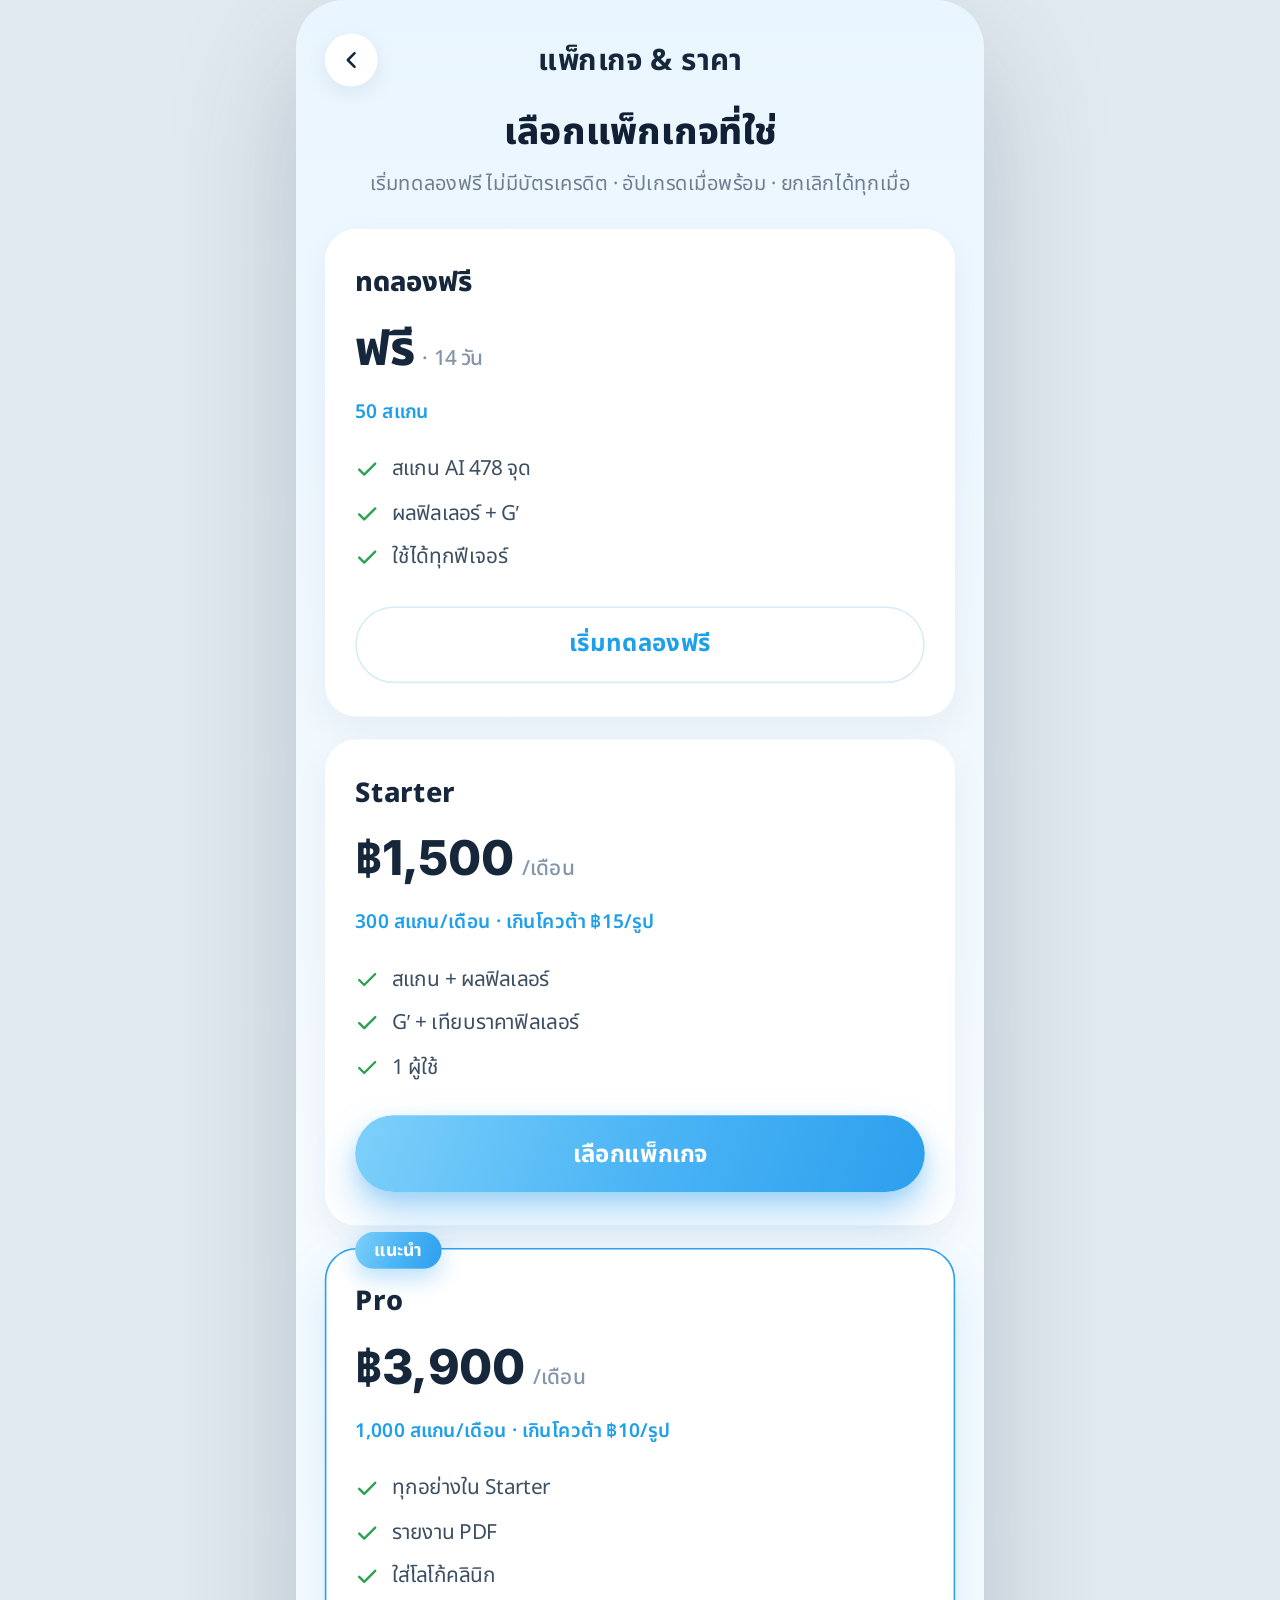
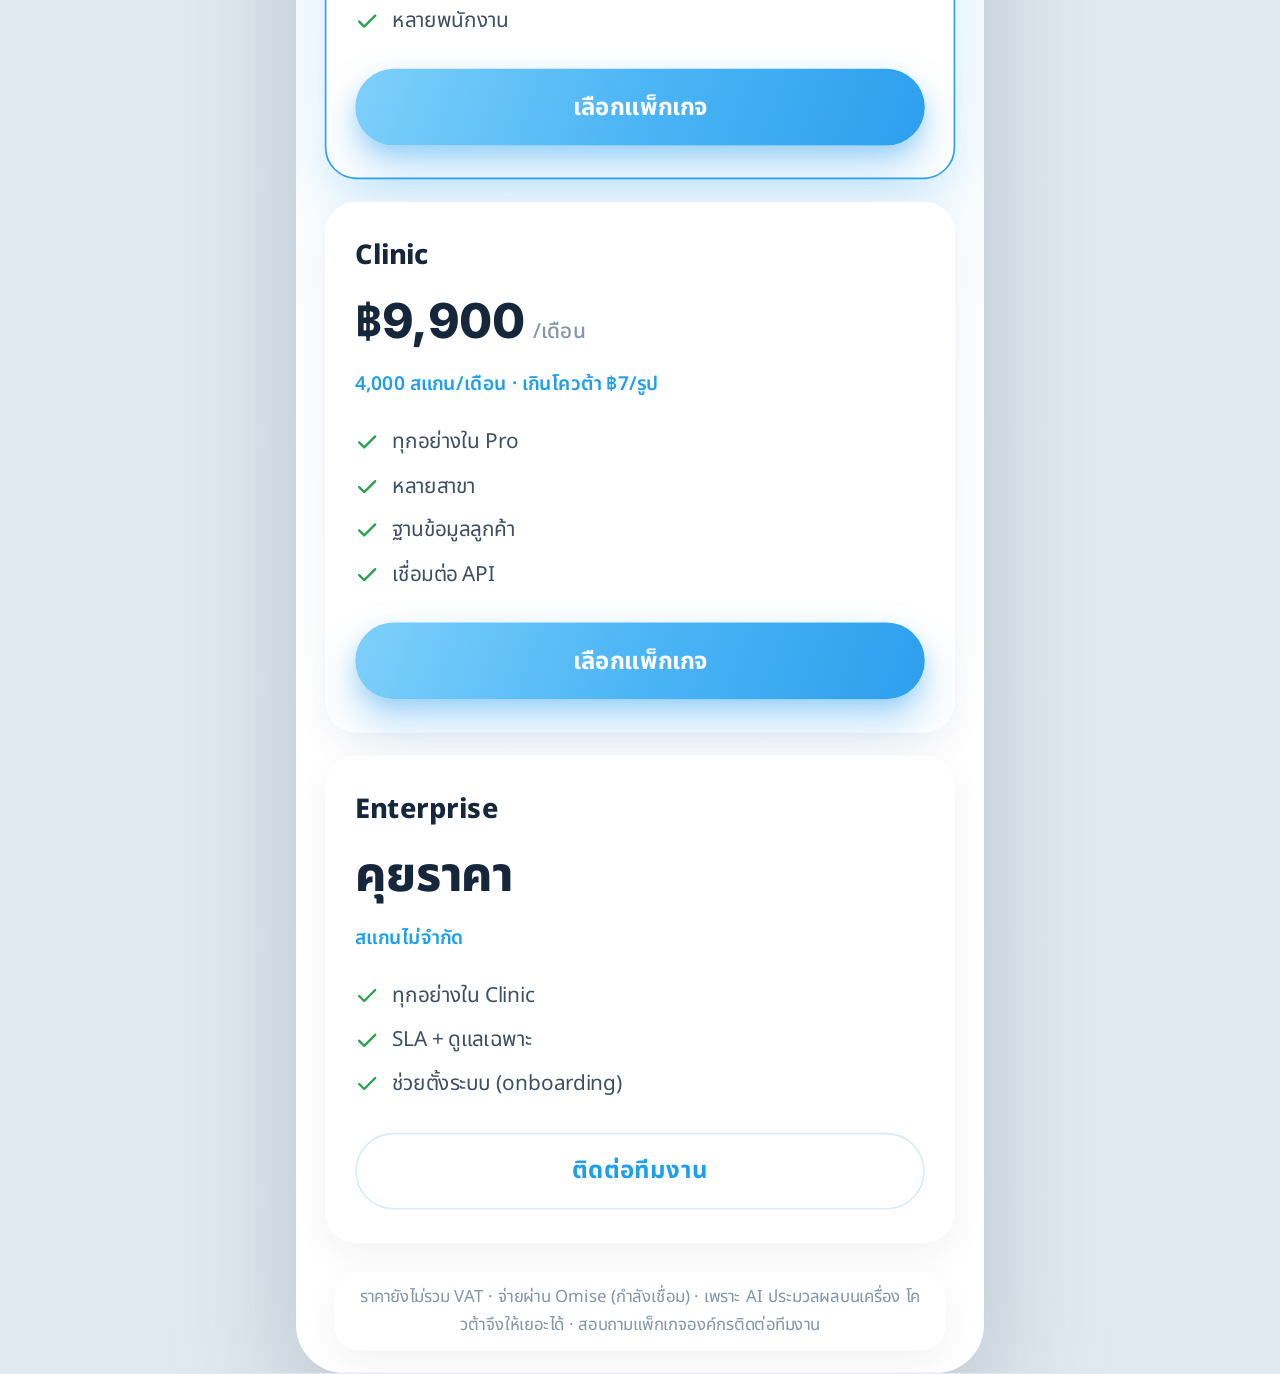
<file: pricing.html>
<!DOCTYPE html>
<html lang="th">
<head>
<meta charset="UTF-8">
<meta name="viewport" content="width=device-width, initial-scale=1.0, viewport-fit=cover">
<title>ARFACE — แพ็กเกจ & ราคา</title>
<meta name="theme-color" content="#EAF5FD">
<meta http-equiv="Content-Security-Policy" content="default-src 'self'; script-src 'self' 'wasm-unsafe-eval'; style-src 'self' 'unsafe-inline'; img-src 'self' data: blob:; font-src 'self'; connect-src 'self'; object-src 'none'; base-uri 'self'; form-action 'self'">
<link rel="manifest" href="manifest.json">
<link rel="icon" type="image/png" sizes="32x32" href="assets/icons/favicon-32.png">
<link rel="apple-touch-icon" href="assets/icons/apple-touch-icon.png">
<link rel="stylesheet" href="assets/fonts.css">
<link rel="stylesheet" href="assets/arface.css">
<style>
  .screen { background: linear-gradient(180deg, #EAF6FF 0%, #F6FBFF 42%, #FFFFFF 80%); }
  .head { position: relative; z-index: 5; margin: 12px 24px 0; text-align: center; }
  .head h1 { font-size: 23px; font-weight: 800; color: #122036; }
  .head p { font-size: 12.5px; color: var(--text-2); margin-top: 6px; line-height: 1.55; }

  .plans { position: relative; z-index: 5; margin: 18px 18px 0; display: flex; flex-direction: column; gap: 14px; }
  .plan-card { position: relative; background: #fff; border-radius: 20px; box-shadow: var(--sh-card); padding: 20px 18px; border: 1.5px solid transparent; }
  .plan-card.rec { border-color: #2D9FEE; box-shadow: 0 14px 30px rgba(45,159,238,.18); }
  .pc-badge { position: absolute; top: -11px; left: 18px; background: var(--grad-cta); color: #fff; font-size: 11px; font-weight: 700; padding: 3px 12px; border-radius: 999px; box-shadow: 0 6px 14px rgba(45,159,238,.32); }
  .pc-name { font-size: 17px; font-weight: 800; color: #16273C; }
  .pc-price { font-family: var(--en); font-size: 30px; font-weight: 800; color: var(--navy); letter-spacing: -.5px; margin-top: 6px; }
  .pc-price span { font-family: var(--th); font-size: 13px; font-weight: 500; color: var(--muted); letter-spacing: 0; margin-left: 5px; }
  .pc-scans { font-size: 12px; color: var(--blue); font-weight: 600; margin-top: 6px; }
  .pc-feat { list-style: none; margin: 14px 0 16px; padding: 0; }
  .pc-feat li { display: flex; align-items: flex-start; gap: 8px; font-size: 13px; color: #3D4F63; line-height: 1.5; padding: 4px 0; }
  .pc-feat li svg { flex: none; margin-top: 2px; }
  .pc-btn { display: flex; align-items: center; justify-content: center; height: 48px; border-radius: 24px; background: var(--grad-cta); color: #fff; font-family: var(--th); font-size: 15px; font-weight: 700; text-decoration: none; box-shadow: var(--sh-cta); }
  .pc-btn.ghost { background: #fff; color: var(--blue); box-shadow: none; border: 1.5px solid var(--border); }

  .note { position: relative; z-index: 5; margin: 18px 24px 0; font-size: 10.5px; color: var(--muted); line-height: 1.6; text-align: center; }
</style>
</head>
<body>
<div class="screen">
  <div data-ar="statusbar"></div>
  <header data-ar="topbar" data-title="แพ็กเกจ & ราคา" data-back="index.html"></header>

  <main>
    <div class="head">
      <h1>เลือกแพ็กเกจที่ใช่</h1>
      <p>เริ่มทดลองฟรี ไม่มีบัตรเครดิต · อัปเกรดเมื่อพร้อม · ยกเลิกได้ทุกเมื่อ</p>
    </div>

    <div class="plans" id="plans"></div>

    <p class="note">ราคายังไม่รวม VAT · จ่ายผ่าน Omise (กำลังเชื่อม) · เพราะ AI ประมวลผลบนเครื่อง โควต้าจึงให้เยอะได้ · สอบถามแพ็กเกจองค์กรติดต่อทีมงาน</p>
  </main>
</div>

<script src="assets/ui.js"></script>
<script src="assets/pricing.js"></script>
<script src="assets/fit.js"></script>
</body>
</html>
</file>
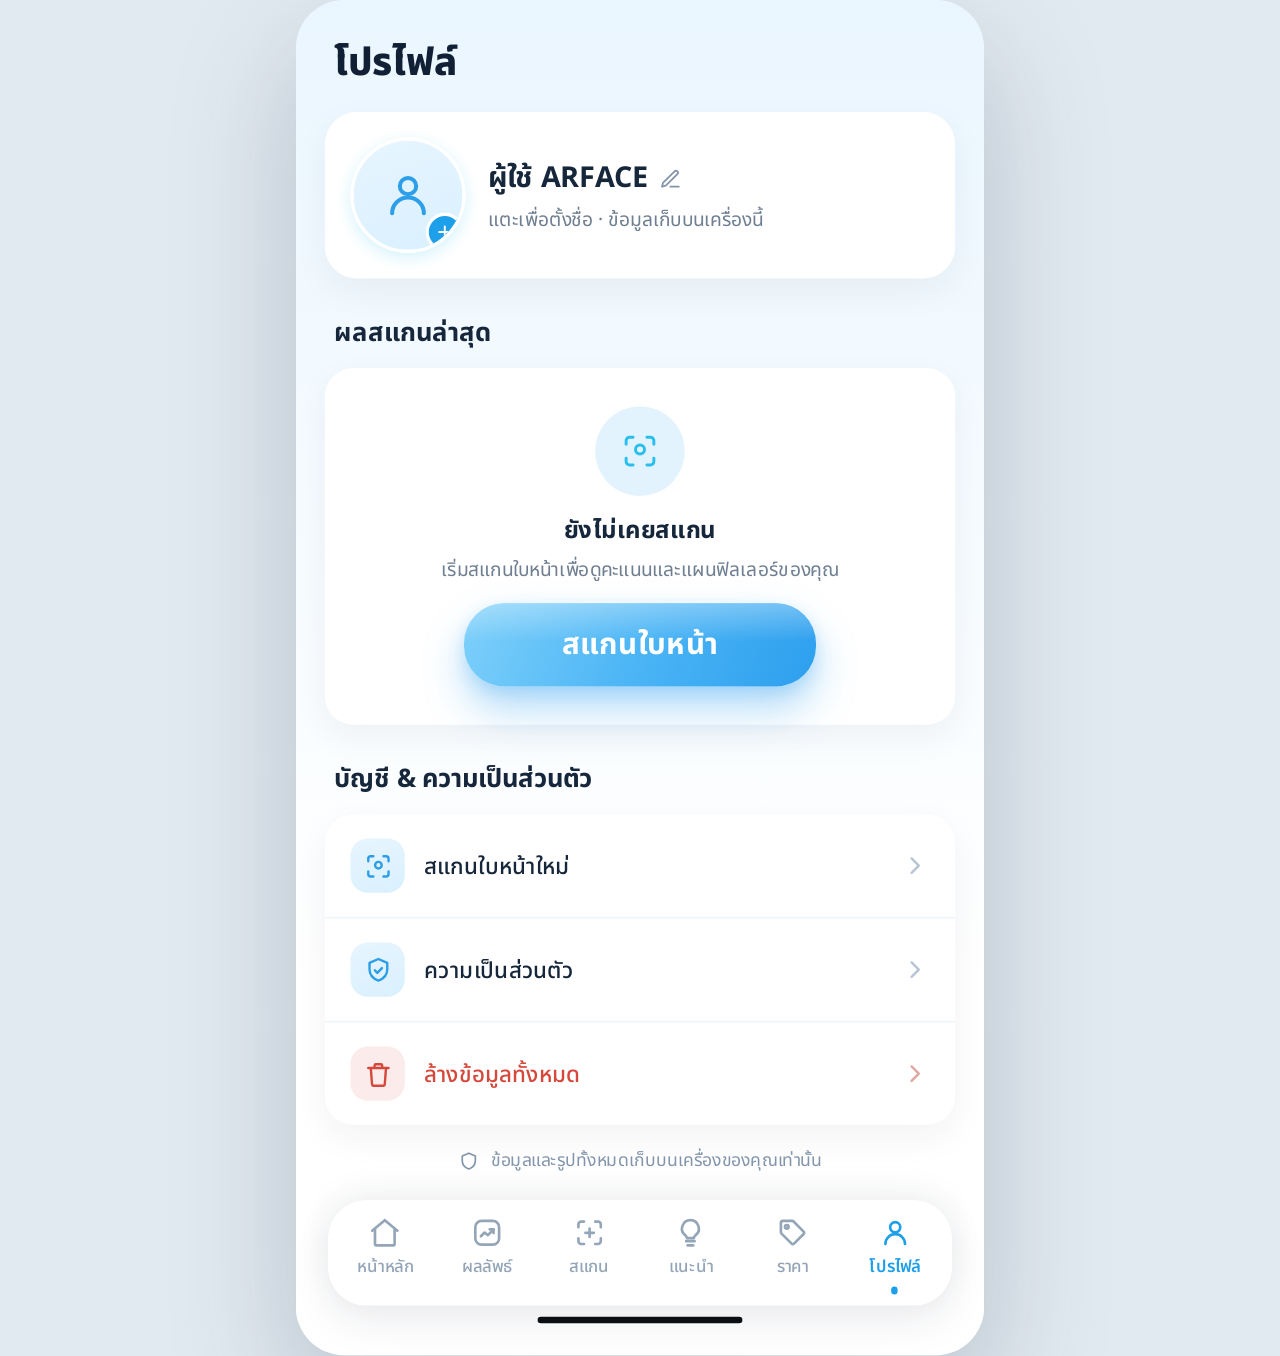
<file: profile.html>
<!DOCTYPE html>
<html lang="th">
<head>
<meta charset="UTF-8">
<meta name="viewport" content="width=device-width, initial-scale=1.0, viewport-fit=cover">
<title>ARFACE — โปรไฟล์</title>
<meta name="theme-color" content="#EAF5FD">
<meta http-equiv="Content-Security-Policy" content="default-src 'self'; script-src 'self' 'wasm-unsafe-eval'; style-src 'self' 'unsafe-inline'; img-src 'self' data: blob:; media-src 'self' blob: data:; font-src 'self'; connect-src 'self'; worker-src 'self' blob:; manifest-src 'self'; object-src 'none'; base-uri 'self'; form-action 'self'">
<link rel="manifest" href="manifest.json">
<link rel="icon" type="image/png" sizes="32x32" href="assets/icons/favicon-32.png">
<link rel="apple-touch-icon" href="assets/icons/apple-touch-icon.png">
<link rel="stylesheet" href="assets/fonts.css">
<link rel="stylesheet" href="assets/arface.css">
<style>
  .screen { background: linear-gradient(180deg, #EAF6FF 0%, #F5FBFF 34%, #FFFFFF 72%); }
  .head { position: relative; z-index: 10; margin: 14px 24px 4px; }
  .head h1 { font-size: 24px; font-weight: 800; color: #122036; letter-spacing: -.3px; }

  /* profile header card */
  .pcard { position: relative; z-index: 5; margin: 12px 18px 0; display: flex; align-items: center; gap: 14px; background: #fff; border-radius: 20px; box-shadow: var(--sh-card); padding: 16px; }
  .av { position: relative; flex: none; width: 72px; height: 72px; border-radius: 50%; overflow: hidden; background: var(--grad-tile); display: flex; align-items: center; justify-content: center; cursor: pointer; border: 2px solid #fff; box-shadow: 0 3px 10px rgba(40,191,239,.2); }
  .av img { width: 100%; height: 100%; object-fit: cover; display: none; }
  .av .edit { position: absolute; right: -1px; bottom: -1px; width: 24px; height: 24px; border-radius: 50%; background: var(--blue); border: 2px solid #fff; display: flex; align-items: center; justify-content: center; }
  .pcard .pm { flex: 1; min-width: 0; }
  .pcard .nm { display: inline-flex; align-items: center; gap: 7px; font-size: 18px; font-weight: 700; color: #16273C; cursor: pointer; }
  .pcard .sub { font-size: 12px; color: var(--text-2); margin-top: 3px; }

  .sect { position: relative; z-index: 5; margin: 22px 24px 10px; font-size: 16px; font-weight: 700; color: #16273C; }

  /* last scan card */
  .last { position: relative; z-index: 5; margin: 0 18px; }
  .last .card-p { background: #fff; border-radius: 18px; box-shadow: var(--sh-card); padding: 16px; display: flex; align-items: center; gap: 14px; }
  .last .sc { flex: none; text-align: center; }
  .last .sc .n { font-family: var(--en); font-size: 36px; font-weight: 800; color: var(--blue); line-height: 1; }
  .last .sc .l { font-size: 10px; color: var(--muted); margin-top: 2px; }
  .last .mid { flex: 1; min-width: 0; }
  .last .mid .g { display: inline-flex; align-items: center; gap: 7px; }
  .last .mid .g b { font-family: var(--en); font-size: 15px; color: var(--blue); }
  .last .mid .g span { font-size: 13px; font-weight: 600; color: var(--blue); }
  .last .mid .d { font-size: 11.5px; color: var(--text-2); margin-top: 4px; }
  .last .go { flex: none; width: 34px; height: 34px; border-radius: 50%; background: var(--border); display: flex; align-items: center; justify-content: center; text-decoration: none; }
  .empty { background: #fff; border-radius: 18px; box-shadow: var(--sh-card); padding: 24px 18px; text-align: center; }
  .empty .ic { width: 56px; height: 56px; border-radius: 50%; background: #E3F3FE; display: inline-flex; align-items: center; justify-content: center; }
  .empty .t { font-weight: 700; font-size: 15px; margin-top: 10px; color: #16273C; }
  .empty .s { font-size: 12px; color: var(--text-2); margin-top: 4px; line-height: 1.5; }

  /* history strip */
  .hist { position: relative; z-index: 5; margin: 0 0 0 18px; display: flex; gap: 11px; overflow-x: auto; padding-right: 18px; scrollbar-width: none; }
  .hist::-webkit-scrollbar { display: none; }
  .hcell { flex: none; width: 96px; }
  .hcell .ph { width: 96px; height: 86px; border-radius: 14px; overflow: hidden; background: #EAF4FC; box-shadow: var(--sh-card); position: relative; }
  .hcell .ph img { width: 100%; height: 100%; object-fit: cover; display: block; }
  .hcell .ph .b { position: absolute; left: 6px; bottom: 6px; height: 20px; padding: 0 7px; border-radius: 999px; background: rgba(22,39,60,.7); color: #fff; font-family: var(--en); font-size: 11px; font-weight: 700; display: flex; align-items: center; }
  .hcell .dt { font-size: 10.5px; color: var(--text-2); margin-top: 5px; text-align: center; }

  /* menu */
  .menu { position: relative; z-index: 5; margin: 0 18px; background: #fff; border-radius: 18px; box-shadow: var(--sh-card); overflow: hidden; }
  .mrow { display: flex; align-items: center; gap: 12px; padding: 15px 16px; border-bottom: 1px solid #EEF5FA; cursor: pointer; background: none; border-left: 0; border-right: 0; border-top: 0; width: 100%; font-family: var(--th); text-align: left; }
  .mrow:last-child { border-bottom: 0; }
  .mrow .mi { flex: none; width: 34px; height: 34px; border-radius: 11px; background: var(--grad-tile); display: flex; align-items: center; justify-content: center; }
  .mrow .ml { flex: 1; font-size: 14px; font-weight: 500; color: #16273C; }
  .mrow.danger .ml { color: #D5483B; }
  .mrow.danger .mi { background: rgba(213,72,59,.1); }

  .privacy { position: relative; z-index: 5; margin: 14px 24px 0; display: flex; align-items: center; justify-content: center; gap: 7px; font-size: 11px; color: var(--muted); }

  .toast { position: fixed; left: 50%; bottom: 26px; transform: translateX(-50%) translateY(16px); background: rgba(22,39,60,.94); color: #fff; font-size: 12.5px; text-align: center; padding: 11px 20px; border-radius: 999px; max-width: 320px; opacity: 0; pointer-events: none; transition: opacity .25s, transform .25s; z-index: 60; }
  .toast.show { opacity: 1; transform: translateX(-50%) translateY(0); }
  @media (prefers-reduced-motion: reduce) { .toast { transition: none; } }
</style>
</head>
<body>
<div class="screen">
  <div class="statusbar" aria-hidden="true">
    <span class="time">9:41</span>
    <span style="display:flex; align-items:center; gap:6px;">
      <svg width="18" height="11" viewBox="0 0 19 12" fill="#0B1B2B"><rect x="0" y="7.5" width="3.4" height="4.5" rx="1"/><rect x="5" y="5" width="3.4" height="7" rx="1"/><rect x="10" y="2.5" width="3.4" height="9.5" rx="1"/><rect x="15" y="0" width="3.4" height="12" rx="1"/></svg>
      <svg width="16" height="11" viewBox="0 0 17 12" fill="none" stroke="#0B1B2B" stroke-width="1.9" stroke-linecap="round"><path d="M1.5 4.2a10.4 10.4 0 0 1 14 0"/><path d="M4.1 7a6.7 6.7 0 0 1 8.8 0"/><path d="M6.8 9.7a3 3 0 0 1 3.4 0"/><circle cx="8.5" cy="10.8" r="1" fill="#0B1B2B" stroke="none"/></svg>
      <svg width="25" height="12" viewBox="0 0 26 12" fill="none"><rect x="0.7" y="0.7" width="21" height="10.6" rx="3" stroke="#0B1B2B" stroke-opacity=".4" stroke-width="1"/><rect x="2.4" y="2.4" width="17.6" height="7.2" rx="1.8" fill="#0B1B2B"/><path d="M23.6 4v4a2.2 2.2 0 0 0 0-4Z" fill="#0B1B2B" fill-opacity=".4"/></svg>
    </span>
  </div>

  <header class="head"><h1>โปรไฟล์</h1></header>

  <main>
  <section class="pcard">
    <div class="av" id="av" role="button" tabindex="0" aria-label="เปลี่ยนรูปโปรไฟล์">
      <img id="av-img" alt="">
      <svg id="av-ic" width="34" height="34" viewBox="0 0 24 24" fill="none" stroke="#2D9EE8" stroke-width="1.8" stroke-linecap="round" stroke-linejoin="round"><circle cx="12" cy="8" r="3.6"/><path d="M5 20a7 7 0 0 1 14 0"/></svg>
      <span class="edit"><svg width="12" height="12" viewBox="0 0 24 24" fill="none" stroke="#fff" stroke-width="2.4" stroke-linecap="round" stroke-linejoin="round"><path d="M12 5v14M5 12h14"/></svg></span>
    </div>
    <div class="pm">
      <span class="nm" id="pf-name">ผู้ใช้ ARFACE
        <svg width="14" height="14" viewBox="0 0 24 24" fill="none" stroke="#8295AB" stroke-width="1.9" stroke-linecap="round" stroke-linejoin="round"><path d="M12 20h9"/><path d="M16.5 3.5a2.1 2.1 0 0 1 3 3L7 19l-4 1 1-4Z"/></svg>
      </span>
      <div class="sub" id="pf-sub">แตะเพื่อตั้งชื่อ · ข้อมูลเก็บบนเครื่องนี้</div>
    </div>
    <input type="file" id="av-file" accept="image/*" hidden>
  </section>

  <div class="sect">ผลสแกนล่าสุด</div>
  <div class="last" id="last"></div>

  <div class="sect" id="hist-title" style="display:none">ประวัติการสแกน</div>
  <div class="hist" id="hist"></div>

  <div class="sect">บัญชี & ความเป็นส่วนตัว</div>
  <nav class="menu">
    <button class="mrow" id="m-scan">
      <span class="mi"><svg width="19" height="19" viewBox="0 0 24 24" fill="none" stroke="#2D9EE8" stroke-width="1.9" stroke-linecap="round" stroke-linejoin="round"><path d="M4 8V6a2 2 0 0 1 2-2h2M16 4h2a2 2 0 0 1 2 2v2M20 16v2a2 2 0 0 1-2 2h-2M8 20H6a2 2 0 0 1-2-2v-2"/><circle cx="12" cy="11" r="2.6"/></svg></span>
      <span class="ml">สแกนใบหน้าใหม่</span>
      <svg width="18" height="18" viewBox="0 0 24 24" fill="none" stroke="#B6C4D4" stroke-width="2" stroke-linecap="round" stroke-linejoin="round"><path d="M9 6l6 6-6 6"/></svg>
    </button>
    <button class="mrow" id="m-privacy">
      <span class="mi"><svg width="19" height="19" viewBox="0 0 24 24" fill="none" stroke="#2D9EE8" stroke-width="1.9" stroke-linecap="round" stroke-linejoin="round"><path d="M12 3l7 3v5c0 4.5-3 7.5-7 9-4-1.5-7-4.5-7-9V6l7-3Z"/><path d="M9.2 12l2 2 3.6-3.8"/></svg></span>
      <span class="ml">ความเป็นส่วนตัว</span>
      <svg width="18" height="18" viewBox="0 0 24 24" fill="none" stroke="#B6C4D4" stroke-width="2" stroke-linecap="round" stroke-linejoin="round"><path d="M9 6l6 6-6 6"/></svg>
    </button>
    <button class="mrow danger" id="m-clear">
      <span class="mi"><svg width="19" height="19" viewBox="0 0 24 24" fill="none" stroke="#D5483B" stroke-width="1.9" stroke-linecap="round" stroke-linejoin="round"><path d="M4 7h16M9 7V5a1 1 0 0 1 1-1h4a1 1 0 0 1 1 1v2M6 7l1 13a1 1 0 0 0 1 1h8a1 1 0 0 0 1-1l1-13"/></svg></span>
      <span class="ml">ล้างข้อมูลทั้งหมด</span>
      <svg width="18" height="18" viewBox="0 0 24 24" fill="none" stroke="#E0A6A0" stroke-width="2" stroke-linecap="round" stroke-linejoin="round"><path d="M9 6l6 6-6 6"/></svg>
    </button>
  </nav>

  <div class="privacy">
    <svg width="14" height="14" viewBox="0 0 24 24" fill="none" stroke="#8295AB" stroke-width="1.8" stroke-linecap="round" stroke-linejoin="round"><path d="M12 3l7 3v5c0 4.5-3 7.5-7 9-4-1.5-7-4.5-7-9V6l7-3Z"/></svg>
    ข้อมูลและรูปทั้งหมดเก็บบนเครื่องของคุณเท่านั้น
  </div>
  </main>

  <nav data-ar="tabbar" data-active="profile"></nav>
</div>
<div class="toast" id="toast" role="status"></div>

<script type="module" src="assets/profile.js"></script>
<script src="assets/ui.js"></script>
<script src="assets/sw-register.js"></script>
<script src="assets/fit.js"></script>
</body>
</html>
</file>
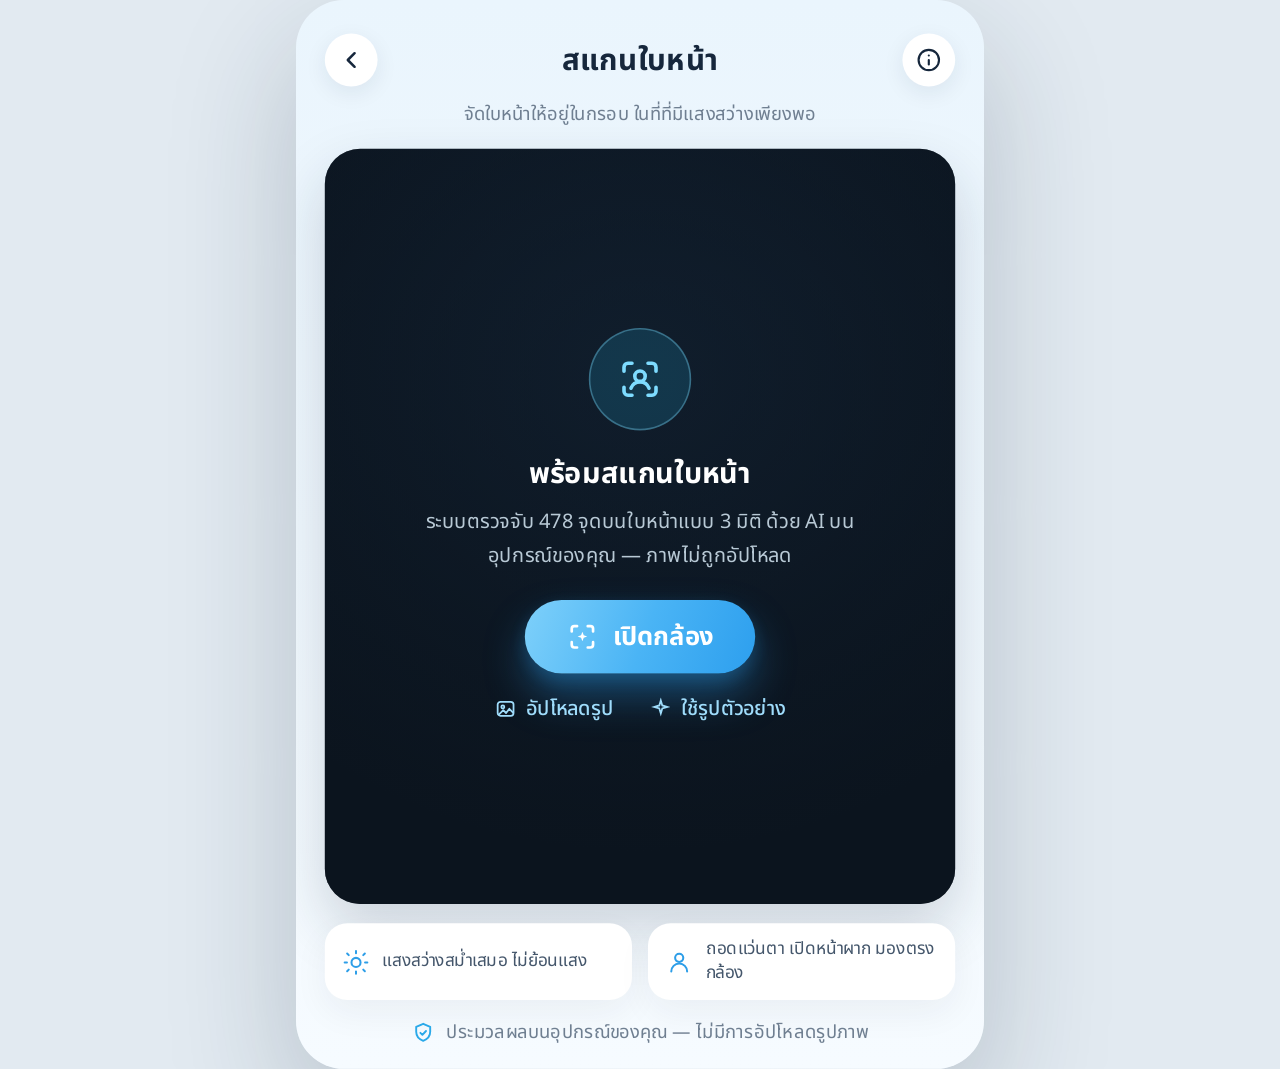
<file: result.html>
<!DOCTYPE html>
<html lang="th">
<head>
<meta charset="UTF-8">
<meta name="viewport" content="width=device-width, initial-scale=1.0, viewport-fit=cover">
<title>ARFACE — ผลลัพธ์ฟิลเลอร์</title>
<meta name="theme-color" content="#EAF5FD">
<meta http-equiv="Content-Security-Policy" content="default-src 'self'; script-src 'self' 'wasm-unsafe-eval'; style-src 'self' 'unsafe-inline'; img-src 'self' data: blob:; media-src 'self' blob: data:; font-src 'self'; connect-src 'self'; worker-src 'self' blob:; manifest-src 'self'; object-src 'none'; base-uri 'self'; form-action 'self'">
<link rel="manifest" href="manifest.json">
<link rel="icon" type="image/png" sizes="32x32" href="assets/icons/favicon-32.png">
<link rel="apple-touch-icon" href="assets/icons/apple-touch-icon.png">
<link rel="stylesheet" href="assets/fonts.css">
<style>
  /* Canvas-exact build: reference mockup 941x1672 -> 430px width (รท2.188) */
  :root {
    --cyan:    #28BFEF;
    --blue:    #1E9FE9;
    --navy:    #16273C;
    --text-2:  #6F7F91;
    --muted:   #8295AB;
    --border:  #D8ECF7;
    --success: #2FA152;
    --warning: #DF9117;
    --th: 'Noto Sans Thai', sans-serif;
    --en: 'Inter', 'Noto Sans Thai', sans-serif;
    --grad-cta: linear-gradient(110deg, #7ED0FA 0%, #4AB4F5 52%, #2D9FEE 100%);
    --sh-card: 0 8px 22px rgba(29,43,58,.055);
    --sh-cta:  0 14px 26px rgba(45,159,238,.36), 0 4px 10px rgba(45,159,238,.20);
  }
  * { margin:0; padding:0; box-sizing:border-box; }
  html, body { background:#E2EAF1; }
  body {
    font-family: var(--th);
    color: var(--navy);
    -webkit-font-smoothing: antialiased;
    text-rendering: optimizeLegibility;
    display: flex;
    justify-content: center;
    padding: 28px 0;
    min-height: 100vh;
  }
  .screen {
    position: relative;
    width: 430px;
    flex: none;
    background: linear-gradient(180deg, #EAF5FD 0%, #F0F8FE 50%, #F6FBFF 100%);
    overflow: hidden;
    border-radius: 30px;
    box-shadow: 0 30px 80px rgba(22,39,60,.22);
    padding-bottom: 14px;
  }
  @media (max-width: 480px) {
    body { padding: 0; background:#fff; }
    .screen { width: 100%; border-radius: 0; box-shadow: none; min-height: 100vh; }
  }

  /* ---------- Status bar ---------- */
  .statusbar { position: relative; z-index: 10; height: calc(env(safe-area-inset-top, 0px) + 8px); }
  .statusbar > * { display: none !important; }
  .statusbar .time { font-size: 15.5px; font-weight: 600; letter-spacing: .1px; color: #0B1B2B; }
  .statusbar svg { display: block; }

  /* ---------- Top bar ---------- */
  .topbar {
    position: relative; z-index: 10;
    display: flex; align-items: center; gap: 10px;
    margin: 13px 18px 0;
  }
  .circbtn {
    flex: none; width: 33px; height: 33px; border-radius: 50%;
    background: #fff; border: 0; cursor: pointer;
    display: flex; align-items: center; justify-content: center;
    box-shadow: 0 4px 14px rgba(29,43,58,.08);
    color: var(--navy);
    text-decoration: none;
  }
  .topbar .ttl {
    flex: 1; text-align: center;
    font-size: 18.5px; font-weight: 700; color: #16273C;
  }
  .subtitle {
    position: relative; z-index: 10;
    margin: 9px 24px 0; text-align: center;
    font-size: 11.5px; font-weight: 400; color: var(--text-2);
  }

  /* ---------- Hero score card ---------- */
  .hero {
    position: relative; z-index: 5;
    margin: 13px 18px 0;
    height: 216px;
    border-radius: 18px;
    background:
      linear-gradient(180deg, rgba(255,255,255,.55), rgba(255,255,255,0) 55%),
      url('assets/facescore-bg.png') center bottom / cover no-repeat,
      linear-gradient(160deg, #FFFFFF 0%, #EAF5FE 100%);
    box-shadow: var(--sh-card);
    overflow: hidden;
  }
  .hero .halo { position: absolute; border-radius: 50%; pointer-events: none; }
  .hero .model {
    position: absolute; left: -26px; top: -30px; width: 290px; height: auto;
    -webkit-mask-image: linear-gradient(to bottom, #000 0%, #000 82%, transparent 99%);
            mask-image: linear-gradient(to bottom, #000 0%, #000 82%, transparent 99%);
  }
  /* customer's scanned photo: feathered alpha cutout over the ORIGINAL card art */
  .hero .model.real {
    left: 0; top: 0; width: 240px; height: 216px; object-fit: cover;
    -webkit-mask-image: none; mask-image: none;
  }
  .pin {
    position: absolute; width: 11px; height: 11px; border-radius: 50%;
    background: #fff; border: 2.5px solid #2FAEF0;
    box-shadow: 0 0 0 3px rgba(40,175,240,.18);
    z-index: 3;
  }
  .pin::after {
    content: ""; position: absolute; inset: 1.5px; border-radius: 50%;
    background: #2FAEF0;
  }
  .dash { position: absolute; z-index: 2; pointer-events: none; }
  .callout {
    position: absolute; z-index: 4;
    height: 23px; padding: 0 11px;
    display: inline-flex; align-items: center;
    background: rgba(255,255,255,.96);
    border: 1px solid #DCEDF8;
    border-radius: 999px;
    box-shadow: 0 3px 10px rgba(29,43,58,.08);
    font-size: 10.8px; font-weight: 500; color: #3D5A75;
    white-space: nowrap;
  }

  .scorecol { position: absolute; left: 252px; top: 24px; width: 132px; z-index: 4; }
  .scorecol .lbl { font-size: 12px; font-weight: 500; color: #44566B; white-space: nowrap; }
  .scorenum { display: flex; align-items: flex-end; gap: 4px; margin-top: 2px; }
  .scorenum .n {
    font-family: var(--en); font-size: 64px; font-weight: 800;
    line-height: 1.02; letter-spacing: -2px; color: #1E9FE9;
  }
  .scorenum .of { font-family: var(--en); font-size: 16px; font-weight: 500; color: #8295AB; padding-bottom: 8px; }
  .grade {
    margin-top: 9px;
    display: inline-flex; align-items: center; gap: 8px;
    height: 33px; padding: 0 16px;
    border-radius: 14px;
    background: rgba(236,248,255,.75);
    border: 1.4px solid rgba(45,159,238,.55);
  }
  .grade .a { font-family: var(--en); font-size: 18px; font-weight: 700; color: #1E9FE9; }
  .grade .t { font-size: 14px; font-weight: 600; color: #1E9FE9; }
  .sym { margin-top: 13px; }
  .sym .lbl { font-size: 11.5px; font-weight: 600; color: #2A3F57; white-space: nowrap; }
  .symrow { display: flex; align-items: center; gap: 8px; margin-top: 6px; }
  .symbar { flex: 1; height: 4.5px; border-radius: 99px; background: #DCEEFA; overflow: hidden; }
  .symbar .fill { width: 96%; height: 100%; border-radius: 99px; background: linear-gradient(90deg, #7ED0FA, #2D9FEE); }
  .symrow .pct { font-family: var(--en); font-size: 13px; font-weight: 700; color: #1E9FE9; }

  /* ---------- Section title ---------- */
  .sect {
    position: relative; z-index: 5;
    margin: 17px 25px 0;
    font-size: 19px; font-weight: 700; color: #16273C;
  }

  /* ---------- Recommendation cards ---------- */
  .rec {
    position: relative; z-index: 5;
    margin: 10px 18px 0;
    background: #fff;
    border-radius: 18px;
    box-shadow: var(--sh-card);
    padding: 9px 10px 9px 9px;
    display: flex; align-items: center; gap: 10px;
    cursor: pointer;
  }
  .thumb {
    flex: none; width: 66px; height: 58px;
    border-radius: 12px; overflow: hidden;
    position: relative; background: #F2F8FD;
  }
  .thumb img { position: absolute; display: block; }
  .thumb svg.ovl { position: absolute; inset: 0; }
  .rec .mid { flex: 1; min-width: 0; }
  .rec .r1 { display: flex; align-items: center; gap: 6px; }
  .num {
    flex: none; width: 16.5px; height: 16.5px; border-radius: 50%;
    border: 1.4px solid #2D9FEE;
    display: flex; align-items: center; justify-content: center;
    font-family: var(--en); font-size: 9.5px; font-weight: 700; color: #1E9FE9;
  }
  .rec h2 { font-size: 14px; font-weight: 700; color: #16273C; white-space: nowrap; }
  .rec .d1 { margin-top: 3.5px; font-size: 10.6px; color: var(--text-2); white-space: nowrap; }
  .rec .d2 { margin-top: 4px; display: flex; align-items: center; gap: 5px; font-size: 10.6px; color: #8295AB; white-space: nowrap; }
  .rec .side { flex: none; display: flex; flex-direction: column; align-items: flex-end; gap: 3px; }
  .pill { height: 19px; padding: 0 9px; border-radius: 999px; display: inline-flex; align-items: center; font-size: 9.6px; font-weight: 600; }
  .pill.g { background: rgba(53,199,89,.13); color: var(--success); }
  .pill.o { background: rgba(245,166,35,.15); color: var(--warning); }
  .pill.b { background: rgba(40,165,238,.13); color: #1E9FE9; }
  .rec .est { font-size: 9.6px; color: #8295AB; }
  .qty { display: flex; align-items: baseline; gap: 3px; color: #1E9FE9; white-space: nowrap; }
  .qty .v { font-family: var(--en); font-size: 15.5px; font-weight: 700; letter-spacing: -.2px; }
  .qty .u { font-size: 10.5px; font-weight: 600; }
  .rec .chev { flex: none; color: #B6C4D4; margin-left: 1px; }
  /* G′ (filler-firmness) meter on each card */
  .rec .gp { margin-top: 5px; display: flex; align-items: center; gap: 5px; white-space: nowrap; }
  .gp .gpl { font-family: var(--en); font-size: 10px; font-weight: 800; color: #44566B; }
  .gp .gpm { display: inline-flex; gap: 2.5px; }
  .gp .gpm i { width: 9px; height: 5px; border-radius: 2px; background: #E2EDF6; }
  .gp .gpm i.on { background: var(--gpc, #1E9FE9); }
  .gp .gpt { font-size: 9.8px; font-weight: 600; color: var(--gpc, #1E9FE9); }
  .sect-sub { position: relative; z-index: 5; margin: 3px 25px 0; font-size: 10.8px; color: var(--muted); line-height: 1.5; }

  /* ---------- Summary ---------- */
  .summary {
    position: relative; z-index: 5;
    margin: 12px 18px 0;
    background: #fff; border-radius: 18px;
    box-shadow: var(--sh-card);
    padding: 11px 10px 10px 14px;
  }
  .summary .ttl { font-size: 13.5px; font-weight: 700; color: #16273C; }
  .sumrow { display: flex; align-items: stretch; margin-top: 9px; }
  .sumcol { flex: 1; display: flex; align-items: center; gap: 7px; padding: 2px 6px 2px 2px; min-width: 0; }
  .sumcol + .sumcol { border-left: 1px solid #E7F1F8; padding-left: 10px; }
  .sumcol svg { flex: none; }
  .sumcol .lb { font-size: 9.3px; color: #8295AB; line-height: 1.35; white-space: nowrap; }
  .sumcol .vl { margin-top: 1px; display: flex; align-items: baseline; gap: 3px; color: #1E9FE9; white-space: nowrap; }
  .sumcol .vl .v { font-family: var(--en); font-size: 14.5px; font-weight: 700; }
  .sumcol .vl .u { font-size: 10px; font-weight: 600; }
  .sumcol .two { font-size: 9.3px; color: var(--text-2); line-height: 1.4; }

  /* ---------- Budget estimate ---------- */
  .budget {
    position: relative; z-index: 5;
    margin: 10px 18px 0;
    background: #fff; border-radius: 18px;
    box-shadow: var(--sh-card);
    padding: 12px 14px 10px;
  }
  .budget .bhead { display: flex; align-items: center; justify-content: space-between; }
  .budget .bttl { font-size: 13.5px; font-weight: 700; color: #16273C; }
  .budget .rate {
    height: 21px; padding: 0 10px; border-radius: 999px;
    background: rgba(40,165,238,.13); color: var(--blue);
    font-size: 10.5px; font-weight: 600; display: inline-flex; align-items: center;
  }
  .budget .brow { display: flex; align-items: baseline; gap: 8px; padding: 7.5px 0; border-bottom: 1px solid #EEF5FA; font-size: 12px; }
  .budget .brow .bk { flex: 1; color: #44566B; min-width: 0; }
  .budget .brow .bk .side { font-style: normal; color: var(--muted); font-size: 10.3px; }
  .budget .brow .bc { font-family: var(--en); font-size: 10.8px; color: var(--muted); }
  .budget .brow .bp { font-family: var(--en); font-size: 12px; font-weight: 600; color: #16273C; min-width: 104px; text-align: right; }
  .budget .btotal { display: flex; justify-content: space-between; align-items: center; padding-top: 9px; font-size: 12.5px; font-weight: 600; color: #16273C; border-top: 1px dashed var(--border); }
  .budget .btotal b { font-family: var(--en); font-size: 16.5px; font-weight: 800; color: var(--blue); letter-spacing: -.2px; }
  .budget .bnote { margin-top: 6px; font-size: 9.8px; color: var(--muted); line-height: 1.5; }
  /* clinical term beside each area name */
  .rec .clin { font-family: var(--en); font-size: 9.5px; font-weight: 500; color: var(--muted); white-space: nowrap; }
  /* methodology / evidence-basis card */
  .method { position: relative; z-index: 5; margin: 12px 18px 0; background: #fff; border-radius: 18px; box-shadow: var(--sh-card); padding: 13px 15px; }
  .method .mh { display: flex; align-items: center; gap: 7px; font-size: 13.5px; font-weight: 700; color: #16273C; }
  .method .mlist { list-style: none; margin: 9px 0 0; padding: 0; }
  .method .mlist li { position: relative; padding: 5px 0 5px 16px; font-size: 11px; color: var(--text-2); line-height: 1.5; border-bottom: 1px solid #F1F6FB; }
  .method .mlist li:last-child { border-bottom: 0; }
  .method .mlist li::before { content: ""; position: absolute; left: 2px; top: 11px; width: 5px; height: 5px; border-radius: 50%; background: #2D9FEE; }
  .method .mlist li b { color: #16273C; font-weight: 600; }
  .method .mnote { margin-top: 9px; background: #F2F9FE; border-radius: 11px; padding: 9px 11px; font-size: 10.3px; color: var(--text-2); line-height: 1.55; }
  .method .mnote b { color: #16273C; }
  /* measurement-confidence block */
  .method .conf { }
  .method .ch { display: flex; justify-content: space-between; align-items: baseline; }
  .method .ch span { font-size: 12.5px; font-weight: 700; color: #16273C; }
  .method .ch b { font-family: var(--en); font-size: 17px; font-weight: 800; }
  .method .cbar { height: 7px; border-radius: 6px; background: #EAF1F8; overflow: hidden; margin: 7px 0 9px; }
  .method .cbar i { display: block; height: 100%; border-radius: 6px; width: 0; }
  .method .cfac { display: flex; flex-wrap: wrap; gap: 6px; }
  .method .cfac .cf { display: inline-flex; align-items: center; gap: 4px; font-size: 10px; font-weight: 600; padding: 3px 9px; border-radius: 999px; }
  .method .cfac .cf.ok { background: rgba(53,199,89,.13); color: var(--success); }
  .method .cfac .cf.no { background: rgba(245,166,35,.16); color: var(--warning); }

  /* ---------- Note ---------- */
  .note {
    position: relative; z-index: 5;
    margin: 10px 18px 0;
    background: #fff; border-radius: 15px;
    box-shadow: var(--sh-card);
    padding: 8px 13px;
    display: flex; align-items: center; gap: 9px;
  }
  .note svg { flex: none; }
  .note .tx { font-size: 10.3px; color: var(--text-2); line-height: 1.55; }

  /* ---------- CTAs ---------- */
  .cta-wrap { position: relative; z-index: 6; margin: 12px 18px 0; }
  .cta {
    width: 100%; height: 50px;
    text-decoration: none;
    display: flex; align-items: center; justify-content: center; gap: 10px;
    border: 0; cursor: pointer;
    border-radius: 25px;
    background: var(--grad-cta);
    box-shadow: var(--sh-cta);
    color: #fff; font-family: var(--th);
    font-size: 17.5px; font-weight: 700;
    position: relative; overflow: hidden;
    transition: transform .18s cubic-bezier(.22,1,.36,1), box-shadow .18s cubic-bezier(.22,1,.36,1);
  }
  .cta::before {
    content: ""; position: absolute; inset: 0;
    background: linear-gradient(180deg, rgba(255,255,255,.32), rgba(255,255,255,0) 46%);
    border-radius: inherit; pointer-events: none;
  }
  .cta:hover { transform: translateY(-1px); }
  .cta:active { transform: translateY(1px) scale(.99); }
  .cta:focus-visible, .ghost:focus-visible, .circbtn:focus-visible { outline: 3px solid rgba(45,159,238,.45); outline-offset: 3px; }
  .ghost {
    width: 100%; height: 46px; margin-top: 10px;
    display: flex; align-items: center; justify-content: center; gap: 9px;
    border: 0; cursor: pointer;
    border-radius: 23px;
    background: #fff;
    box-shadow: var(--sh-card);
    color: #1E9FE9; font-family: var(--th);
    font-size: 15.5px; font-weight: 600;
    transition: transform .18s cubic-bezier(.22,1,.36,1);
  }
  .ghost:hover { transform: translateY(-1px); }
  .ghost:active { transform: translateY(1px); }

  /* ---------- Toast ---------- */
  .toast {
    position: fixed; left: 50%; bottom: 26px;
    transform: translateX(-50%) translateY(16px);
    background: rgba(22,39,60,.94); color: #fff;
    font-size: 12.5px; line-height: 1.45; text-align: center;
    padding: 11px 20px; border-radius: 999px; max-width: 320px;
    opacity: 0; pointer-events: none;
    transition: opacity .25s, transform .25s;
    z-index: 60;
  }
  .toast.show { opacity: 1; transform: translateX(-50%) translateY(0); }

  /* bottom tab bar (this page doesn't link arface.css) */
  .tabwrap { position: sticky; bottom: 0; z-index: 20; margin-top: 10px; padding: 6px 20px 0; background: linear-gradient(to top, #FFFFFF 78%, rgba(255,255,255,0)); }
  .tabbar { background: #fff; border-radius: 24px; box-shadow: 0 -5px 22px rgba(29,43,58,.06), 0 10px 26px rgba(29,43,58,.08); display: flex; padding: 9px 4px 6px; }
  .tab { flex: 1; border: 0; background: none; cursor: pointer; text-decoration: none; display: flex; flex-direction: column; align-items: center; gap: 3px; font-family: var(--th); font-size: 10.5px; font-weight: 500; color: #94A5B8; padding: 1px 0; }
  .tab.active { color: var(--blue); font-weight: 600; }
  .tab svg { display: block; }
  .tab .tdot { width: 4.5px; height: 4.5px; border-radius: 50%; background: var(--blue); margin-top: 1px; opacity: 0; }
  .tab.active .tdot { opacity: 1; }
  .home-indicator { width: 128px; height: 4.5px; border-radius: 3px; background: #0B0F14; margin: 7px auto 6px; }

  @media (prefers-reduced-motion: reduce) {
    .cta, .ghost, .cta:hover, .cta:active, .ghost:hover, .ghost:active { transition: none; transform: none; }
    .toast { transition: none; }
  }
</style>
</head>
<body>
<div class="screen">

  <!-- Status bar -->
  <div class="statusbar" aria-hidden="true">
    <span class="time">9:41</span>
    <span style="display:flex; align-items:center; gap:6px;">
      <svg width="18" height="11" viewBox="0 0 19 12" fill="#0B1B2B">
        <rect x="0" y="7.5" width="3.4" height="4.5" rx="1"/><rect x="5" y="5" width="3.4" height="7" rx="1"/>
        <rect x="10" y="2.5" width="3.4" height="9.5" rx="1"/><rect x="15" y="0" width="3.4" height="12" rx="1"/>
      </svg>
      <svg width="16" height="11" viewBox="0 0 17 12" fill="none" stroke="#0B1B2B" stroke-width="1.9" stroke-linecap="round">
        <path d="M1.5 4.2a10.4 10.4 0 0 1 14 0"/><path d="M4.1 7a6.7 6.7 0 0 1 8.8 0"/><path d="M6.8 9.7a3 3 0 0 1 3.4 0"/>
        <circle cx="8.5" cy="10.8" r="1" fill="#0B1B2B" stroke="none"/>
      </svg>
      <svg width="25" height="12" viewBox="0 0 26 12" fill="none">
        <rect x="0.7" y="0.7" width="21" height="10.6" rx="3" stroke="#0B1B2B" stroke-opacity=".4" stroke-width="1"/>
        <rect x="2.4" y="2.4" width="17.6" height="7.2" rx="1.8" fill="#0B1B2B"/>
        <path d="M23.6 4v4a2.2 2.2 0 0 0 0-4Z" fill="#0B1B2B" fill-opacity=".4"/>
      </svg>
    </span>
  </div>

  <!-- Top bar -->
  <header class="topbar">
    <a class="circbtn" href="index.html" aria-label="ย้อนกลับ">
      <svg width="17" height="17" viewBox="0 0 24 24" fill="none" stroke="currentColor" stroke-width="2.2" stroke-linecap="round" stroke-linejoin="round"><path d="M15 18l-6-6 6-6"/></svg>
    </a>
    <h1 class="ttl">ผลลัพธ์ฟิลเลอร์</h1>
    <button class="circbtn" id="btn-share" aria-label="แชร์ผลลัพธ์เป็นรูปภาพ">
      <svg width="17" height="17" viewBox="0 0 24 24" fill="none" stroke="#1E9FE9" stroke-width="1.9" stroke-linecap="round" stroke-linejoin="round"><path d="M4 12v7a1 1 0 0 0 1 1h14a1 1 0 0 0 1-1v-7M16 6l-4-4-4 4M12 2v14"/></svg>
    </button>
  </header>

  <p class="subtitle">ผลวิเคราะห์จากการสแกนใบหน้า พร้อมคำแนะนำเบื้องต้นโดยประมาณ</p>

  <main>
  <!-- Hero score card -->
  <section class="hero" aria-label="คะแนนความเหมาะสม">
    <div class="halo" style="left:14px; top:-12px; width:196px; height:196px; border:1px solid rgba(126,220,255,.55);"></div>
    <div class="halo" style="left:-12px; top:-38px; width:248px; height:248px; border:1px solid rgba(126,220,255,.35);"></div>

    <img class="model" src="assets/model.png" alt="ใบหน้านางแบบพร้อมจุดแนะนำฟิลเลอร์">

    <!-- dashed connectors -->
    <svg class="dash" width="240" height="216" viewBox="0 0 240 216" fill="none" stroke="#7CC4EE" stroke-width="1.1" stroke-dasharray="3 3">
      <path d="M70 64 L154 40.5 H174"/>
      <path d="M104 92 L154 74.5 H174"/>
      <path d="M116 126 L154 108.5 H174"/>
      <path d="M122 150 L154 142.5 H174"/>
      <path d="M128 178 L154 176.5 H174"/>
    </svg>

    <!-- pins -->
    <span class="pin" style="left:64px; top:60px;"></span>
    <span class="pin" style="left:104px; top:88px;"></span>
    <span class="pin" style="left:116px; top:122px;"></span>
    <span class="pin" style="left:122px; top:150px;"></span>
    <span class="pin" style="left:128px; top:178px;"></span>

    <!-- callout pills -->
    <span class="callout" style="left:176px; top:29px;">ขมับ</span>
    <span class="callout" style="left:176px; top:63px;">ใต้ตา</span>
    <span class="callout" style="left:176px; top:97px;">ร่องแก้ม</span>
    <span class="callout" style="left:176px; top:131px;">ปาก</span>
    <span class="callout" style="left:176px; top:165px;">คาง</span>

    <!-- score column -->
    <div class="scorecol">
      <div class="lbl">คะแนนความเหมาะสม</div>
      <div class="scorenum"><span class="n">88</span><span class="of">/100</span></div>
      <div class="grade"><span class="a">A</span><span class="t">ดีเยี่ยม</span></div>
      <div class="sym">
        <div class="lbl">ความสมมาตรใบหน้า</div>
        <div class="symrow">
          <div class="symbar"><div class="fill"></div></div>
          <span class="pct">96%</span>
        </div>
      </div>
    </div>
  </section>

  <h2 class="sect">แผนฟิลเลอร์ที่แนะนำ</h2>
  <p class="sect-sub">G′ (จีไพรม์) = ระดับความแข็งของฟิลเลอร์ที่เหมาะกับแต่ละจุด — นุ่ม → แข็ง · แนะนำตามบริเวณ</p>

  <!-- 1 ใต้ตา -->
  <article class="rec">
    <div class="thumb">
      <img src="assets/model.png" alt="" style="width:420px; left:-166px; top:-132px;">
      <svg class="ovl" viewBox="0 0 66 58" fill="none">
        <path d="M14 34 Q30 28 48 32 Q49 40 33 43 Q18 43 14 34 Z" fill="rgba(120,200,250,.20)" stroke="#4FB2F2" stroke-width="1.2" stroke-dasharray="3.5 2.5"/>
      </svg>
    </div>
    <div class="mid">
      <div class="r1"><span class="num">1</span><h2>ใต้ตา</h2><span class="clin">Tear trough</span></div>
      <div class="d1">ช่วยให้ใบหน้าดูสดใส ลดลุคอ่อนล้า</div>
      <div class="d2">
        <svg width="12" height="12" viewBox="0 0 24 24" fill="none" stroke="#2D9EE8" stroke-width="1.9" stroke-linecap="round"><path d="M12 3l1.6 5.4L19 10l-5.4 1.6L12 17l-1.6-5.4L5 10l5.4-1.6L12 3Z"/></svg>
        คืนความสดใส ลดความคล้ำใต้ตา
      </div>
      <div class="gp"></div>
    </div>
    <div class="side">
      <span class="pill g">เหมาะระดับสูง</span>
      <span class="est">ประมาณ</span>
      <span class="qty"><span class="v">0.5 – 1.0</span><span class="u">cc / ข้าง</span></span>
    </div>
    <svg class="chev" width="15" height="15" viewBox="0 0 24 24" fill="none" stroke="currentColor" stroke-width="2.1" stroke-linecap="round" stroke-linejoin="round"><path d="M9 6l6 6-6 6"/></svg>
  </article>

  <!-- 2 ร่องแก้ม -->
  <article class="rec">
    <div class="thumb">
      <img src="assets/model.png" alt="" style="width:300px; left:-117px; top:-155px;">
      <svg class="ovl" viewBox="0 0 66 58" fill="none">
        <path d="M30 14 Q40 20 41 32 Q41 42 33 44 Q26 42 27 30 Q27 20 30 14 Z" fill="rgba(120,200,250,.20)" stroke="#4FB2F2" stroke-width="1.2" stroke-dasharray="3.5 2.5"/>
      </svg>
    </div>
    <div class="mid">
      <div class="r1"><span class="num">2</span><h2>ร่องแก้ม</h2><span class="clin">Nasolabial fold</span></div>
      <div class="d1">ช่วยให้ใบหน้าดูนุ่มนวลและสมดุลขึ้น</div>
      <div class="d2">
        <svg width="12" height="12" viewBox="0 0 24 24" fill="none" stroke="#2D9EE8" stroke-width="1.9" stroke-linecap="round"><path d="M3 8c3-2.5 6-2.5 9 0s6 2.5 9 0M3 14c3-2.5 6-2.5 9 0s6 2.5 9 0"/></svg>
        ลดร่องลึก ให้ผิวเรียบเนียน
      </div>
      <div class="gp"></div>
    </div>
    <div class="side">
      <span class="pill o">เหมาะปานกลาง</span>
      <span class="est">ประมาณ</span>
      <span class="qty"><span class="v">0.5</span><span class="u">cc / ข้าง</span></span>
    </div>
    <svg class="chev" width="15" height="15" viewBox="0 0 24 24" fill="none" stroke="currentColor" stroke-width="2.1" stroke-linecap="round" stroke-linejoin="round"><path d="M9 6l6 6-6 6"/></svg>
  </article>

  <!-- 3 คาง -->
  <article class="rec">
    <div class="thumb">
      <img src="assets/model.png" alt="" style="width:300px; left:-127px; top:-183px;">
      <svg class="ovl" viewBox="0 0 66 58" fill="none">
        <ellipse cx="31" cy="40" rx="13" ry="9" fill="rgba(120,200,250,.20)" stroke="#4FB2F2" stroke-width="1.2" stroke-dasharray="3.5 2.5"/>
      </svg>
    </div>
    <div class="mid">
      <div class="r1"><span class="num">3</span><h2>คาง</h2><span class="clin">Chin · Mentum</span></div>
      <div class="d1">ช่วยปรับสัดส่วนใบหน้าให้เรียวและละมุนขึ้น</div>
      <div class="d2">
        <svg width="12" height="12" viewBox="0 0 24 24" fill="none" stroke="#2D9EE8" stroke-width="1.9" stroke-linecap="round" stroke-linejoin="round"><path d="M7 4c-1.5 3-1.5 6 0 9 1 2 2.6 3.6 5 5 2.4-1.4 4-3 5-5 1.5-3 1.5-6 0-9"/><path d="M9.5 14.5c.8.9 1.6 1.4 2.5 1.7.9-.3 1.7-.8 2.5-1.7"/></svg>
        เสริมคางให้ได้สัดส่วน มิติชัดเจนขึ้น
      </div>
      <div class="gp"></div>
    </div>
    <div class="side">
      <span class="pill b">สามารถจำลองผลลัพธ์</span>
      <span class="est">ประมาณ</span>
      <span class="qty"><span class="v">1.0</span><span class="u">cc</span></span>
    </div>
    <svg class="chev" width="15" height="15" viewBox="0 0 24 24" fill="none" stroke="currentColor" stroke-width="2.1" stroke-linecap="round" stroke-linejoin="round"><path d="M9 6l6 6-6 6"/></svg>
  </article>

  <!-- 4 ปาก -->
  <article class="rec">
    <div class="thumb">
      <img src="assets/model.png" alt="" style="width:300px; left:-120px; top:-150px;">
      <svg class="ovl" viewBox="0 0 66 58" fill="none">
        <path d="M18 31 Q33 25 48 31 Q44 39 33 40 Q22 39 18 31 Z" fill="rgba(120,200,250,.20)" stroke="#4FB2F2" stroke-width="1.2" stroke-dasharray="3.5 2.5"/>
      </svg>
    </div>
    <div class="mid">
      <div class="r1"><span class="num">4</span><h2>ปาก</h2><span class="clin">Lips · Vermillion</span></div>
      <div class="d1">เพิ่มความอิ่มเอิบ ให้ริมฝีปากดูมีมิติ</div>
      <div class="d2">
        <svg width="12" height="12" viewBox="0 0 24 24" fill="none" stroke="#2D9EE8" stroke-width="1.9" stroke-linecap="round" stroke-linejoin="round"><path d="M3 12c3-3.5 6-3.5 9 0 3 3.5 6 3.5 9 0"/><path d="M5 12c2.5 2.5 4.7 2.5 7 0 2.3-2.5 4.5-2.5 7 0"/></svg>
        เติมวอลุ่ม ริมฝีปากดูอิ่มสวย
      </div>
      <div class="gp"></div>
    </div>
    <div class="side">
      <span class="pill o">เหมาะปานกลาง</span>
      <span class="est">ประมาณ</span>
      <span class="qty"><span class="v">0.5 – 0.8</span><span class="u">cc</span></span>
    </div>
    <svg class="chev" width="15" height="15" viewBox="0 0 24 24" fill="none" stroke="currentColor" stroke-width="2.1" stroke-linecap="round" stroke-linejoin="round"><path d="M9 6l6 6-6 6"/></svg>
  </article>

  <!-- 5 ขมับ -->
  <article class="rec">
    <div class="thumb">
      <img src="assets/model.png" alt="" style="width:300px; left:-92px; top:-120px;">
      <svg class="ovl" viewBox="0 0 66 58" fill="none">
        <ellipse cx="19" cy="23" rx="9.5" ry="12" fill="rgba(120,200,250,.20)" stroke="#4FB2F2" stroke-width="1.2" stroke-dasharray="3.5 2.5"/>
      </svg>
    </div>
    <div class="mid">
      <div class="r1"><span class="num">5</span><h2>ขมับ</h2><span class="clin">Temporal hollow</span></div>
      <div class="d1">เติมเต็มขมับที่ตอบ ให้ใบหน้าดูเรียบเนียน</div>
      <div class="d2">
        <svg width="12" height="12" viewBox="0 0 24 24" fill="none" stroke="#2D9EE8" stroke-width="1.9" stroke-linecap="round" stroke-linejoin="round"><path d="M12 4c-4 1.5-6 4.5-6 8s2.6 6.5 6 8c3.4-1.5 6-4.5 6-8s-2-6.5-6-8Z"/></svg>
        เติมขมับให้เต็ม ใบหน้าดูอ่อนเยาว์
      </div>
      <div class="gp"></div>
    </div>
    <div class="side">
      <span class="pill o">เหมาะปานกลาง</span>
      <span class="est">ประมาณ</span>
      <span class="qty"><span class="v">1.0 – 2.0</span><span class="u">cc / ข้าง</span></span>
    </div>
    <svg class="chev" width="15" height="15" viewBox="0 0 24 24" fill="none" stroke="currentColor" stroke-width="2.1" stroke-linecap="round" stroke-linejoin="round"><path d="M9 6l6 6-6 6"/></svg>
  </article>

  <!-- Summary -->
  <section class="summary" aria-label="สรุปโดยประมาณ">
    <div class="ttl">สรุปโดยประมาณ</div>
    <div class="sumrow">
      <div class="sumcol">
        <svg width="22" height="22" viewBox="0 0 24 24" fill="none" stroke="#2D9EE8" stroke-width="1.7" stroke-linecap="round">
          <circle cx="12" cy="12" r="6.5"/><path d="M12 2.5v3.2M12 18.3v3.2M2.5 12h3.2M18.3 12h3.2"/><circle cx="12" cy="12" r="1.6" fill="#2D9EE8" stroke="none"/>
        </svg>
        <div>
          <div class="lb">จุดที่แนะนำ</div>
          <div class="vl"><span class="v">3</span><span class="u">จุด</span></div>
        </div>
      </div>
      <div class="sumcol">
        <svg width="22" height="22" viewBox="0 0 24 24" fill="none" stroke="#2D9EE8" stroke-width="1.7" stroke-linecap="round" stroke-linejoin="round">
          <path d="M13 6.5l4.5 4.5M14.5 5l1.6-1.6a1 1 0 0 1 1.4 0l3.1 3.1a1 1 0 0 1 0 1.4L19 9.5M12 7.5l-7.2 7.2a1.5 1.5 0 0 0-.4.8l-.6 3.6a.6.6 0 0 0 .7.7l3.6-.6a1.5 1.5 0 0 0 .8-.4L16.5 12"/><path d="M9.5 11l3.5 3.5"/>
        </svg>
        <div>
          <div class="lb">รวมประมาณ</div>
          <div class="vl"><span class="v">2.0 – 3.0</span><span class="u">cc</span></div>
        </div>
      </div>
      <div class="sumcol">
        <svg width="22" height="22" viewBox="0 0 24 24" fill="none" stroke="#2D9EE8" stroke-width="1.7" stroke-linecap="round" stroke-linejoin="round">
          <path d="M12 3l7 3v5c0 4.5-3 7.5-7 9-4-1.5-7-4.5-7-9V6l7-3Z"/><path d="M9.2 12l2 2 3.6-3.8"/>
        </svg>
        <div class="two">ควรประเมินกับ<br>ผู้เชี่ยวชาญอีกครั้ง</div>
      </div>
    </div>
  </section>

  <!-- Budget estimate (filled from the real scan) -->
  <section class="budget" id="budget" style="display:none" aria-label="ประเมินงบประมาณฟิลเลอร์">
    <div class="bhead">
      <div class="bttl">ประเมินงบประมาณ</div>
      <span class="rate">5,000 บาท / cc</span>
    </div>
    <div id="budget-rows"></div>
    <div class="btotal">
      <span>รวมงบประมาณโดยประมาณ</span>
      <b id="budget-total">—</b>
    </div>
    <div class="bnote">ประเมินจากปริมาณที่แนะนำสำหรับใบหน้าของคุณ ราคาจริงอาจแตกต่างตามคลินิกและยี่ห้อฟิลเลอร์</div>
  </section>

  <!-- Measurement confidence -->
  <section class="method" id="conf" aria-label="ความมั่นใจการวัด" style="display:none">
    <div class="conf">
      <div class="ch"><span>ความมั่นใจการวัด</span><b id="conf-pct">—</b></div>
      <div class="cbar"><i id="conf-fill"></i></div>
      <div class="cfac" id="conf-fac"></div>
    </div>
  </section>

  <!-- Note -->
  <div class="note">
    <svg width="17" height="17" viewBox="0 0 24 24" fill="none" stroke="#44566B" stroke-width="1.8" stroke-linecap="round"><circle cx="12" cy="12" r="9"/><path d="M12 16v-4M12 8h.01"/></svg>
    <div class="tx">ผลลัพธ์และปริมาณเป็นเพียงการจำลองเบื้องต้น ไม่ใช่คำวินิจฉัยทางการแพทย์<br>ควรปรึกษาผู้เชี่ยวชาญก่อนตัดสินใจ</div>
  </div>

  <!-- CTAs -->
  <div class="cta-wrap">
    <a class="cta" href="ba.html">
      <svg width="23" height="23" viewBox="0 0 24 24" fill="none" stroke="#fff" stroke-width="2" stroke-linecap="round" stroke-linejoin="round">
        <path d="M4 8V6a2 2 0 0 1 2-2h2M16 4h2a2 2 0 0 1 2 2v2M20 16v2a2 2 0 0 1-2 2h-2M8 20H6a2 2 0 0 1-2-2v-2"/>
        <path d="M12 8.2l1 2.6 2.6 1-2.6 1-1 2.6-1-2.6-2.6-1 2.6-1 1-2.6Z" fill="#fff" stroke="none"/>
      </svg>
      จำลองผลลัพธ์
    </a>
    <a class="ghost" href="analyze.html">
      <svg width="19" height="19" viewBox="0 0 24 24" fill="none" stroke="#1E9FE9" stroke-width="1.9" stroke-linecap="round" stroke-linejoin="round"><path d="M12 3l1.6 5.4L19 10l-5.4 1.6L12 17l-1.6-5.4L5 10l5.4-1.6L12 3Z"/></svg>
      วิเคราะห์ใบหน้า (ทรงหน้า · สมมาตร · สัดส่วนทอง)
    </a>
    <a class="ghost" href="clinics.html">
      <svg width="19" height="19" viewBox="0 0 24 24" fill="none" stroke="#1E9FE9" stroke-width="1.9" stroke-linecap="round" stroke-linejoin="round"><path d="M3 6h18M6 6v13a1 1 0 0 0 1 1h10a1 1 0 0 0 1-1V6"/><path d="M9 10h6M9 14h4"/></svg>
      เทียบราคาคลินิก &amp; คำนวณงบ
    </a>
    <button class="ghost">
      <svg width="20" height="20" viewBox="0 0 24 24" fill="none" stroke="#1E9FE9" stroke-width="1.8" stroke-linecap="round" stroke-linejoin="round">
        <circle cx="12" cy="7.2" r="3.4"/><path d="M5.5 20a6.5 6.5 0 0 1 13 0"/>
        <circle cx="17.8" cy="16.2" r="3.1" fill="#fff"/><path d="M17.8 14.9v2.6M16.5 16.2h2.6"/>
      </svg>
      ปรึกษาผู้เชี่ยวชาญ
    </button>
  </div>
  </main>
  <nav data-ar="tabbar" data-active="result"></nav>
</div>
<div class="toast" id="toast" role="status"></div>
<script src="assets/ui.js"></script>
<script src="assets/result.js"></script>
<script src="assets/fit.js"></script>
</body>
</html>
</file>
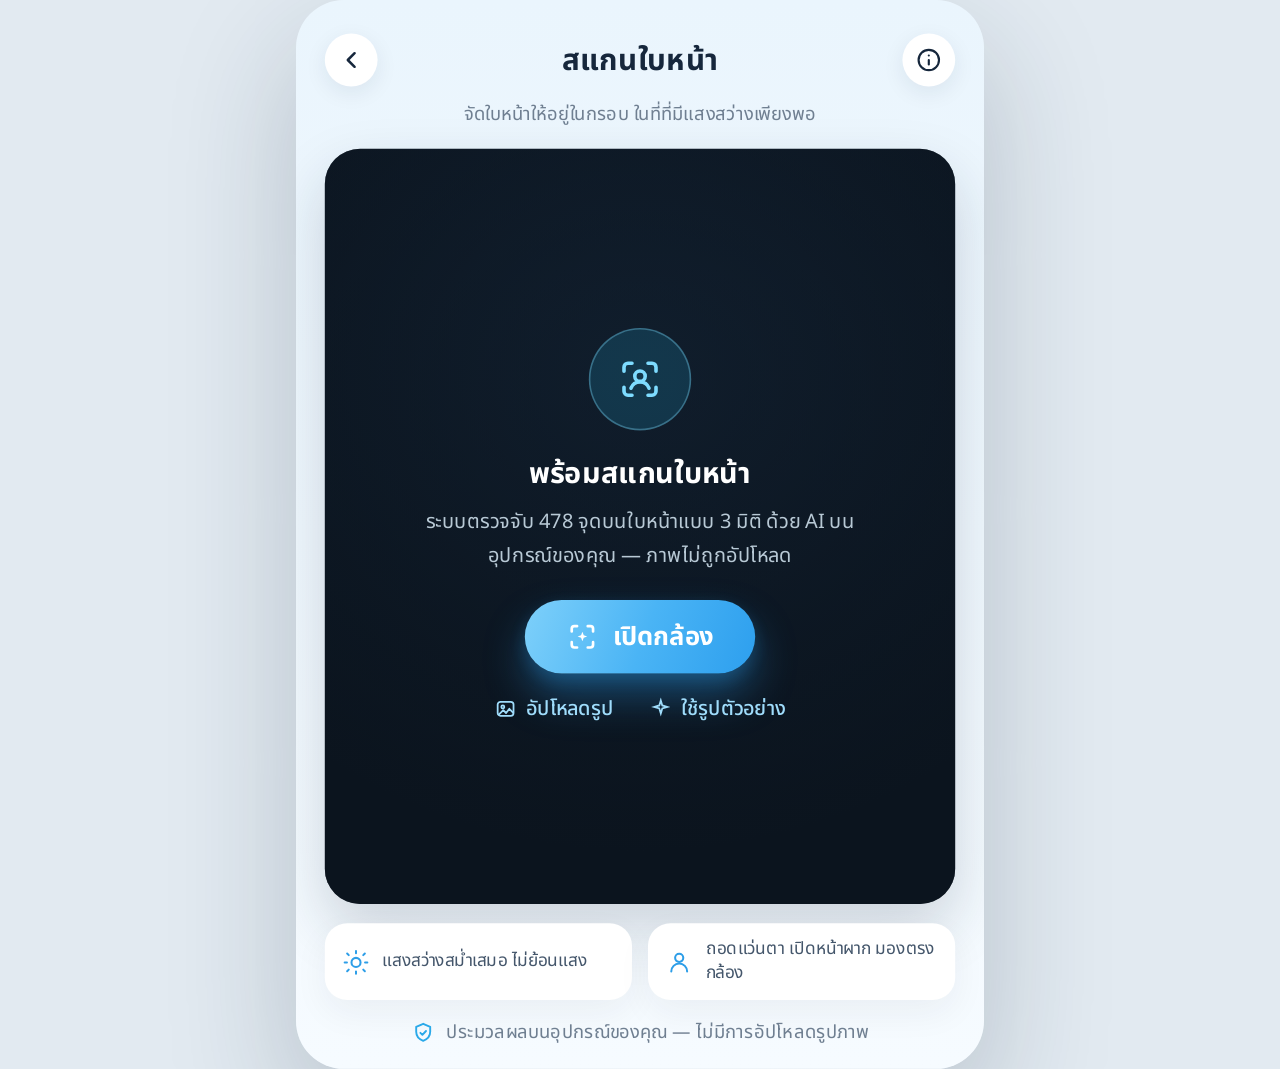
<file: scan.html>
<!DOCTYPE html>
<html lang="th">
<head>
<meta charset="UTF-8">
<meta name="viewport" content="width=device-width, initial-scale=1.0, viewport-fit=cover">
<title>ARFACE — สแกนใบหน้า</title>
<meta name="theme-color" content="#EAF5FD">
<meta http-equiv="Content-Security-Policy" content="default-src 'self'; script-src 'self' 'wasm-unsafe-eval'; style-src 'self' 'unsafe-inline'; img-src 'self' data: blob:; media-src 'self' blob: data:; font-src 'self'; connect-src 'self'; worker-src 'self' blob:; manifest-src 'self'; object-src 'none'; base-uri 'self'; form-action 'self'">
<link rel="manifest" href="manifest.json">
<link rel="icon" type="image/png" sizes="32x32" href="assets/icons/favicon-32.png">
<link rel="apple-touch-icon" href="assets/icons/apple-touch-icon.png">
<link rel="stylesheet" href="assets/fonts.css">
<style>
  :root {
    --cyan:   #28BFEF;
    --blue:   #1E9FE9;
    --navy:   #16273C;
    --text-2: #6F7F91;
    --muted:  #8295AB;
    --th: 'Noto Sans Thai', sans-serif;
    --en: 'Inter', 'Noto Sans Thai', sans-serif;
    --grad-cta: linear-gradient(110deg, #7ED0FA 0%, #4AB4F5 52%, #2D9FEE 100%);
    --sh-card: 0 8px 22px rgba(29,43,58,.055);
    --sh-cta:  0 14px 26px rgba(45,159,238,.36), 0 4px 10px rgba(45,159,238,.20);
  }
  * { margin:0; padding:0; box-sizing:border-box; }
  html, body { background:#E2EAF1; }
  body {
    font-family: var(--th);
    color: var(--navy);
    -webkit-font-smoothing: antialiased;
    display: flex; justify-content: center;
    padding: 28px 0; min-height: 100vh;
  }
  .screen {
    position: relative; width: 430px; flex: none;
    background: linear-gradient(180deg, #EAF5FD 0%, #F0F8FE 50%, #F6FBFF 100%);
    overflow: hidden; border-radius: 30px;
    box-shadow: 0 30px 80px rgba(22,39,60,.22);
    padding-bottom: 14px;
  }
  @media (max-width: 480px) {
    body { padding: 0; background:#fff; }
    .screen { width: 100%; border-radius: 0; box-shadow: none; min-height: 100vh; }
  }

  .statusbar { position: relative; z-index: 10; height: calc(env(safe-area-inset-top, 0px) + 8px); }
  .statusbar > * { display: none !important; }
  .statusbar .time { font-size: 15.5px; font-weight: 600; color: #0B1B2B; }
  .statusbar svg { display: block; }

  .topbar { position: relative; z-index: 10; display: flex; align-items: center; gap: 10px; margin: 13px 18px 0; }
  .circbtn {
    flex: none; width: 33px; height: 33px; border-radius: 50%;
    background: #fff; border: 0; cursor: pointer;
    display: flex; align-items: center; justify-content: center;
    box-shadow: 0 4px 14px rgba(29,43,58,.08);
    color: var(--navy); text-decoration: none;
  }
  .topbar .ttl { flex: 1; text-align: center; font-size: 18.5px; font-weight: 700; color: #16273C; }
  .subtitle { position: relative; z-index: 10; margin: 9px 24px 0; text-align: center; font-size: 11.5px; color: var(--text-2); }

  /* ---------- Camera viewport ---------- */
  .viewport {
    position: relative; z-index: 5;
    margin: 13px 18px 0; height: 472px;
    border-radius: 22px; overflow: hidden;
    background: radial-gradient(120% 90% at 50% 30%, #16283C 0%, #0B141E 70%);
    box-shadow: 0 16px 36px rgba(22,39,60,.18);
  }
  .viewport video, .viewport canvas.cam {
    position: absolute; inset: 0; width: 100%; height: 100%;
    object-fit: cover; display: block;
  }
  .mirror video, .mirror canvas.cam { transform: scaleX(-1); }
  .guide { position: absolute; inset: 0; pointer-events: none; opacity: 0; transition: opacity .4s; }
  .guide.show { opacity: 1; }
  .statuspill {
    position: absolute; top: 16px; left: 50%; transform: translateX(-50%);
    height: 30px; padding: 0 16px; border-radius: 999px;
    background: rgba(10,22,34,.55); backdrop-filter: blur(6px);
    display: none; align-items: center; gap: 7px;
    color: #EAF6FF; font-size: 12.5px; font-weight: 500; white-space: nowrap;
    z-index: 6;
  }
  .statuspill.show { display: inline-flex; }
  .statuspill .led { width: 7px; height: 7px; border-radius: 50%; background: #8FD8FA; }
  .statuspill.ok .led { background: #4CD964; box-shadow: 0 0 8px rgba(76,217,100,.8); }

  /* live coaching suggestion (soft warning — does not block) */
  .hintchip {
    position: absolute; top: 52px; left: 50%; transform: translateX(-50%);
    height: 26px; padding: 0 12px; border-radius: 999px;
    background: rgba(245,166,35,.92);
    display: none; align-items: center; gap: 6px;
    color: #fff; font-size: 11.5px; font-weight: 600; white-space: nowrap;
    box-shadow: 0 4px 14px rgba(245,166,35,.4);
    z-index: 6;
  }
  .hintchip.show { display: inline-flex; }

  /* live AR filler preview toggle */
  .arbtn {
    position: absolute; top: 16px; left: 14px; z-index: 6;
    display: none; align-items: center; gap: 6px;
    height: 30px; padding: 0 13px; border-radius: 999px;
    background: rgba(255,255,255,.92); color: #1E9FE9;
    border: 0; cursor: pointer; font-family: var(--th); font-size: 12px; font-weight: 600;
    box-shadow: 0 3px 10px rgba(22,39,60,.2);
  }
  .arbtn.on { background: var(--grad-cta); color: #fff; box-shadow: 0 4px 12px rgba(45,159,238,.4); }

  .holdring { position: absolute; left: 50%; bottom: 18px; transform: translateX(-50%); display: none; z-index: 6; }
  .holdring.show { display: block; }
  .holdring .lbl {
    position: absolute; inset: 0; display: flex; align-items: center; justify-content: center;
    font-family: var(--en); font-size: 12px; font-weight: 700; color: #fff;
  }

  /* overlays (idle / error / busy / photo result) */
  .ovl {
    position: absolute; inset: 0; z-index: 8;
    display: none; flex-direction: column; align-items: center; justify-content: center;
    text-align: center; padding: 24px;
    background: linear-gradient(180deg, rgba(11,20,30,.46), rgba(11,20,30,.72));
  }
  .ovl.show { display: flex; }
  .ovl .ico {
    width: 64px; height: 64px; border-radius: 50%;
    background: rgba(40,191,239,.16); border: 1px solid rgba(126,220,255,.35);
    display: flex; align-items: center; justify-content: center;
  }
  .ovl h2 { margin-top: 14px; font-size: 18px; font-weight: 700; color: #fff; }
  .ovl p { margin-top: 7px; font-size: 12.5px; line-height: 1.65; color: rgba(222,240,252,.82); max-width: 280px; }
  .btn {
    margin-top: 16px; height: 46px; padding: 0 26px;
    display: inline-flex; align-items: center; justify-content: center; gap: 9px;
    border: 0; cursor: pointer; border-radius: 23px;
    background: var(--grad-cta); box-shadow: var(--sh-cta);
    color: #fff; font-family: var(--th); font-size: 16px; font-weight: 700;
  }
  .btn:active { transform: translateY(1px); }
  .linkrow { margin-top: 13px; display: flex; gap: 22px; }
  .linkbtn {
    background: none; border: 0; cursor: pointer;
    color: #9FDCFB; font-family: var(--th); font-size: 12.5px; font-weight: 500;
    display: inline-flex; align-items: center; gap: 6px;
    text-decoration: none;
  }
  .linkbtn:hover { color: #C9ECFE; }

  /* in-app browser notice (LINE/FB/IG block the camera) */
  .inapp {
    margin-top: 16px; padding: 12px 14px;
    border-radius: 14px; max-width: 296px;
    background: rgba(245,166,35,.16);
    border: 1px solid rgba(245,166,35,.4);
    display: flex; flex-direction: column; align-items: center; gap: 8px;
  }
  .inapp .tt { font-size: 12.5px; font-weight: 600; color: #FFDFA8; line-height: 1.5; }
  .inapp .tx { font-size: 11px; color: rgba(255,235,200,.85); line-height: 1.5; }
  .inapp[hidden] { display: none; }

  .spin {
    width: 44px; height: 44px; border-radius: 50%;
    border: 3px solid rgba(126,220,255,.25); border-top-color: #7EDCFF;
    animation: rot 1s linear infinite;
  }
  @keyframes rot { to { transform: rotate(360deg); } }

  /* photo-result bottom sheet */
  .sheet {
    position: absolute; left: 12px; right: 12px; bottom: 12px; z-index: 9;
    background: rgba(255,255,255,.96); border-radius: 18px;
    box-shadow: 0 14px 34px rgba(10,22,34,.35);
    padding: 13px 15px; display: none; align-items: center; gap: 12px;
  }
  .sheet.show { display: flex; }
  .sheet .sc { text-align: center; flex: none; }
  .sheet .sc .n { font-family: var(--en); font-size: 30px; font-weight: 800; color: #1E9FE9; line-height: 1; }
  .sheet .sc .l { font-size: 10px; color: var(--muted); margin-top: 2px; }
  .sheet .mid { flex: 1; min-width: 0; }
  .sheet .mid .t { font-size: 14px; font-weight: 700; color: #16273C; }
  .sheet .mid .d { font-size: 11px; color: var(--text-2); margin-top: 2px; white-space: nowrap; }
  .sheet .go {
    flex: none; height: 38px; padding: 0 16px; border: 0; cursor: pointer;
    border-radius: 19px; background: var(--grad-cta);
    color: #fff; font-family: var(--th); font-size: 13.5px; font-weight: 700;
    display: inline-flex; align-items: center; gap: 6px;
  }

  .flash { position: absolute; inset: 0; background: #fff; opacity: 0; pointer-events: none; z-index: 10; }
  .flash.go { animation: fl .5s ease-out; }
  @keyframes fl { 0% { opacity: .9; } 100% { opacity: 0; } }

  /* ---------- Tips + privacy ---------- */
  .tips { position: relative; z-index: 5; margin: 12px 18px 0; display: grid; grid-template-columns: 1fr 1fr; gap: 10px; }
  .tip {
    background: #fff; border-radius: 14px; box-shadow: var(--sh-card);
    padding: 9px 11px; display: flex; align-items: center; gap: 8px;
    font-size: 10.8px; color: #44566B; line-height: 1.4;
  }
  .tip svg { flex: none; }
  .privacy {
    position: relative; z-index: 5; margin-top: 12px;
    display: flex; align-items: center; justify-content: center; gap: 7px;
    font-size: 11.5px; color: var(--text-2);
  }

  @media (prefers-reduced-motion: reduce) {
    .spin { animation-duration: 2.5s; }
    .flash.go { animation: none; }
    .guide { transition: none; }
  }
</style>
</head>
<body>
<div class="screen">

  <!-- Status bar -->
  <div class="statusbar" aria-hidden="true">
    <span class="time">9:41</span>
    <span style="display:flex; align-items:center; gap:6px;">
      <svg width="18" height="11" viewBox="0 0 19 12" fill="#0B1B2B"><rect x="0" y="7.5" width="3.4" height="4.5" rx="1"/><rect x="5" y="5" width="3.4" height="7" rx="1"/><rect x="10" y="2.5" width="3.4" height="9.5" rx="1"/><rect x="15" y="0" width="3.4" height="12" rx="1"/></svg>
      <svg width="16" height="11" viewBox="0 0 17 12" fill="none" stroke="#0B1B2B" stroke-width="1.9" stroke-linecap="round"><path d="M1.5 4.2a10.4 10.4 0 0 1 14 0"/><path d="M4.1 7a6.7 6.7 0 0 1 8.8 0"/><path d="M6.8 9.7a3 3 0 0 1 3.4 0"/><circle cx="8.5" cy="10.8" r="1" fill="#0B1B2B" stroke="none"/></svg>
      <svg width="25" height="12" viewBox="0 0 26 12" fill="none"><rect x="0.7" y="0.7" width="21" height="10.6" rx="3" stroke="#0B1B2B" stroke-opacity=".4" stroke-width="1"/><rect x="2.4" y="2.4" width="17.6" height="7.2" rx="1.8" fill="#0B1B2B"/><path d="M23.6 4v4a2.2 2.2 0 0 0 0-4Z" fill="#0B1B2B" fill-opacity=".4"/></svg>
    </span>
  </div>

  <!-- Top bar -->
  <header class="topbar">
    <a class="circbtn" href="index.html" aria-label="ย้อนกลับ">
      <svg width="17" height="17" viewBox="0 0 24 24" fill="none" stroke="currentColor" stroke-width="2.2" stroke-linecap="round" stroke-linejoin="round"><path d="M15 18l-6-6 6-6"/></svg>
    </a>
    <h1 class="ttl">สแกนใบหน้า</h1>
    <button class="circbtn" aria-label="ข้อมูลเพิ่มเติม">
      <svg width="17" height="17" viewBox="0 0 24 24" fill="none" stroke="currentColor" stroke-width="1.9" stroke-linecap="round"><circle cx="12" cy="12" r="9"/><path d="M12 16v-4M12 8h.01"/></svg>
    </button>
  </header>

  <p class="subtitle">จัดใบหน้าให้อยู่ในกรอบ ในที่ที่มีแสงสว่างเพียงพอ</p>

  <main>
  <!-- Camera viewport -->
  <section class="viewport mirror" id="viewport" aria-label="กล้องสแกนใบหน้า">
    <video id="cam" playsinline muted></video>
    <canvas class="cam" id="overlay"></canvas>

    <!-- oval guide + brackets -->
    <svg class="guide" id="guide" viewBox="0 0 394 472" fill="none">
      <ellipse cx="197" cy="218" rx="118" ry="158" stroke="rgba(158,217,248,.85)" stroke-width="2.2" stroke-dasharray="7 7"/>
      <path d="M38 56 V36 a8 8 0 0 1 8-8 H66"  stroke="rgba(158,217,248,.9)" stroke-width="3.4" stroke-linecap="round"/>
      <path d="M356 56 V36 a8 8 0 0 0-8-8 H328" stroke="rgba(158,217,248,.9)" stroke-width="3.4" stroke-linecap="round"/>
      <path d="M38 400 v20 a8 8 0 0 0 8 8 H66"  stroke="rgba(158,217,248,.9)" stroke-width="3.4" stroke-linecap="round"/>
      <path d="M356 400 v20 a8 8 0 0 1-8 8 H328" stroke="rgba(158,217,248,.9)" stroke-width="3.4" stroke-linecap="round"/>
    </svg>

    <span class="statuspill" id="pill"><span class="led"></span><span id="pilltext">กำลังเปิดกล้อง…</span></span>

    <span class="hintchip" id="hintchip">
      <svg width="13" height="13" viewBox="0 0 24 24" fill="none" stroke="#fff" stroke-width="2.1" stroke-linecap="round" stroke-linejoin="round"><path d="M9 18h6M10 21h4"/><path d="M12 3a6 6 0 0 0-3.6 10.8c.6.5 1 1.2 1.1 2H14.5c.1-.8.5-1.5 1.1-2A6 6 0 0 0 12 3Z"/></svg>
      <span id="hinttext"></span>
    </span>

    <button class="arbtn" id="ar-toggle" type="button" aria-pressed="false">
      <svg width="14" height="14" viewBox="0 0 24 24" fill="none" stroke="currentColor" stroke-width="1.9" stroke-linecap="round" stroke-linejoin="round"><path d="M12 3l1.6 5.4L19 10l-5.4 1.6L12 17l-1.6-5.4L5 10l5.4-1.6L12 3Z"/></svg>
      พรีวิวฟิลเลอร์
    </button>

    <!-- hold-still progress ring -->
    <div class="holdring" id="holdring">
      <svg width="58" height="58" viewBox="0 0 58 58">
        <circle cx="29" cy="29" r="24" stroke="rgba(255,255,255,.25)" stroke-width="4.5" fill="rgba(10,22,34,.35)"/>
        <circle id="ringfill" cx="29" cy="29" r="24" stroke="#5BC8F7" stroke-width="4.5" fill="none"
          stroke-linecap="round" stroke-dasharray="150.8" stroke-dashoffset="150.8" transform="rotate(-90 29 29)"/>
      </svg>
      <span class="lbl" id="ringpct">0%</span>
    </div>

    <!-- idle overlay -->
    <div class="ovl show" id="ovl-idle">
      <span class="ico">
        <svg width="30" height="30" viewBox="0 0 24 24" fill="none" stroke="#7EDCFF" stroke-width="1.8" stroke-linecap="round" stroke-linejoin="round">
          <path d="M4 8V6a2 2 0 0 1 2-2h2M16 4h2a2 2 0 0 1 2 2v2M20 16v2a2 2 0 0 1-2 2h-2M8 20H6a2 2 0 0 1-2-2v-2"/>
          <circle cx="12" cy="10.5" r="2.6"/><path d="M7.5 16.5a4.8 4.8 0 0 1 9 0"/>
        </svg>
      </span>
      <h2>พร้อมสแกนใบหน้า</h2>
      <p>ระบบตรวจจับ 478 จุดบนใบหน้าแบบ 3 มิติ ด้วย AI บนอุปกรณ์ของคุณ — ภาพไม่ถูกอัปโหลด</p>
      <button class="btn" id="btn-start">
        <svg width="20" height="20" viewBox="0 0 24 24" fill="none" stroke="#fff" stroke-width="2" stroke-linecap="round" stroke-linejoin="round"><path d="M4 8V6a2 2 0 0 1 2-2h2M16 4h2a2 2 0 0 1 2 2v2M20 16v2a2 2 0 0 1-2 2h-2M8 20H6a2 2 0 0 1-2-2v-2"/><path d="M12 8.2l1 2.6 2.6 1-2.6 1-1 2.6-1-2.6-2.6-1 2.6-1 1-2.6Z" fill="#fff" stroke="none"/></svg>
        เปิดกล้อง
      </button>
      <div class="linkrow">
        <button class="linkbtn" id="btn-upload">
          <svg width="14" height="14" viewBox="0 0 24 24" fill="none" stroke="currentColor" stroke-width="1.9" stroke-linecap="round" stroke-linejoin="round"><rect x="3.5" y="4.5" width="17" height="15" rx="3"/><circle cx="9" cy="10" r="1.6"/><path d="M5 18l4.5-4.5 3 3L16 12l4 4"/></svg>
          อัปโหลดรูป
        </button>
        <button class="linkbtn" id="btn-demo">
          <svg width="14" height="14" viewBox="0 0 24 24" fill="none" stroke="currentColor" stroke-width="1.9" stroke-linecap="round"><path d="M12 3l1.6 5.4L19 10l-5.4 1.6L12 17l-1.6-5.4L5 10l5.4-1.6L12 3Z"/></svg>
          ใช้รูปตัวอย่าง
        </button>
      </div>

      <!-- shown only inside in-app browsers (LINE / Facebook / Instagram / TikTok) -->
      <div class="inapp" id="inapp-note" hidden>
        <div class="tt">คุณเปิดผ่านแอป <b id="inapp-name">LINE</b> — ปุ่ม "เปิดกล้อง" จะใช้กล้องถ่ายภาพของเครื่องแทนกล้องสด</div>
        <div class="tx">อยากได้โหมดสแกนสด (เห็นเส้นตรวจจับเรียลไทม์) ให้เปิดในเบราว์เซอร์หลัก</div>
        <a class="btn" id="inapp-open" href="#" style="margin-top:2px; height:40px; font-size:14.5px;">เปิดในเบราว์เซอร์หลัก</a>
        <button class="linkbtn" id="inapp-copy">คัดลอกลิงก์ไปเปิดใน Chrome / Safari</button>
      </div>
    </div>

    <!-- busy overlay -->
    <div class="ovl" id="ovl-busy">
      <div class="spin"></div>
      <h2 id="busytext">กำลังโหลดโมเดล AI…</h2>
      <p id="busysub">face_landmarker (478 landmarks) ทำงานบนเครื่องของคุณ</p>
    </div>

    <!-- error overlay -->
    <div class="ovl" id="ovl-err">
      <span class="ico" style="background:rgba(245,166,35,.15); border-color:rgba(245,166,35,.4);">
        <svg width="28" height="28" viewBox="0 0 24 24" fill="none" stroke="#F5C46B" stroke-width="1.9" stroke-linecap="round"><path d="M12 9v5M12 17.5h.01"/><path d="M10.3 4.1 2.7 17a2 2 0 0 0 1.7 3h15.2a2 2 0 0 0 1.7-3L13.7 4.1a2 2 0 0 0-3.4 0Z"/></svg>
      </span>
      <h2 id="errtitle">เปิดกล้องไม่ได้</h2>
      <p id="errtext">กรุณาอนุญาตการใช้กล้อง หรือเลือกอัปโหลดรูปแทน</p>
      <button class="btn" id="btn-cam-err" hidden>
        <svg width="20" height="20" viewBox="0 0 24 24" fill="none" stroke="#fff" stroke-width="2" stroke-linecap="round" stroke-linejoin="round"><path d="M4 8V6a2 2 0 0 1 2-2h2M16 4h2a2 2 0 0 1 2 2v2M20 16v2a2 2 0 0 1-2 2h-2M8 20H6a2 2 0 0 1-2-2v-2"/><circle cx="12" cy="11" r="3"/></svg>
        ถ่ายรูปด้วยกล้อง
      </button>
      <button class="btn" id="btn-retry">ลองเปิดกล้องอีกครั้ง</button>
      <div class="linkrow">
        <button class="linkbtn" id="btn-upload2">อัปโหลดรูป</button>
        <button class="linkbtn" id="btn-demo2">ใช้รูปตัวอย่าง</button>
      </div>
    </div>

    <!-- photo result sheet -->
    <div class="sheet" id="sheet">
      <div class="sc"><div class="n" id="sheet-score">88</div><div class="l">คะแนน</div></div>
      <div class="mid">
        <div class="t" id="sheet-grade">เกรด A ดีเยี่ยม</div>
        <div class="d" id="sheet-sym">ความสมมาตรใบหน้า 96% • 478 จุด</div>
      </div>
      <button class="go" id="btn-result">ดูผลลัพธ์ <svg width="13" height="13" viewBox="0 0 24 24" fill="none" stroke="#fff" stroke-width="2.4" stroke-linecap="round" stroke-linejoin="round"><path d="M9 6l6 6-6 6"/></svg></button>
    </div>

    <div class="flash" id="flash"></div>
    <input type="file" id="file" accept="image/*" hidden>
    <!-- native camera capture — works inside LINE/FB/IG WebViews where getUserMedia is blocked -->
    <input type="file" id="file-cam" accept="image/*" capture="user" hidden>
  </section>

  <!-- Tips -->
  <div class="tips">
    <div class="tip">
      <svg width="17" height="17" viewBox="0 0 24 24" fill="none" stroke="#2D9EE8" stroke-width="1.8" stroke-linecap="round"><circle cx="12" cy="12" r="4"/><path d="M12 2v2M12 20v2M4.2 4.2l1.4 1.4M18.4 18.4l1.4 1.4M2 12h2M20 12h2M4.2 19.8l1.4-1.4M18.4 5.6l1.4-1.4"/></svg>
      แสงสว่างสม่ำเสมอ ไม่ย้อนแสง
    </div>
    <div class="tip">
      <svg width="17" height="17" viewBox="0 0 24 24" fill="none" stroke="#2D9EE8" stroke-width="1.8" stroke-linecap="round" stroke-linejoin="round"><circle cx="12" cy="8" r="3.6"/><path d="M5 20a7 7 0 0 1 14 0"/></svg>
      ถอดแว่นตา เปิดหน้าผาก มองตรงกล้อง
    </div>
  </div>

  <div class="privacy">
    <svg width="15" height="15" viewBox="0 0 24 24" fill="none" stroke="#2AA9E9" stroke-width="1.9" stroke-linecap="round" stroke-linejoin="round"><path d="M12 3l7 3v5c0 4.5-3 7.5-7 9-4-1.5-7-4.5-7-9V6l7-3Z"/><path d="M9.2 12l2 2 3.6-3.8"/></svg>
    ประมวลผลบนอุปกรณ์ของคุณ — ไม่มีการอัปโหลดรูปภาพ
  </div>
  </main>
</div>

<script type="module" src="assets/scan.js"></script>
<script src="assets/fit.js"></script>
</body>
</html>
</file>
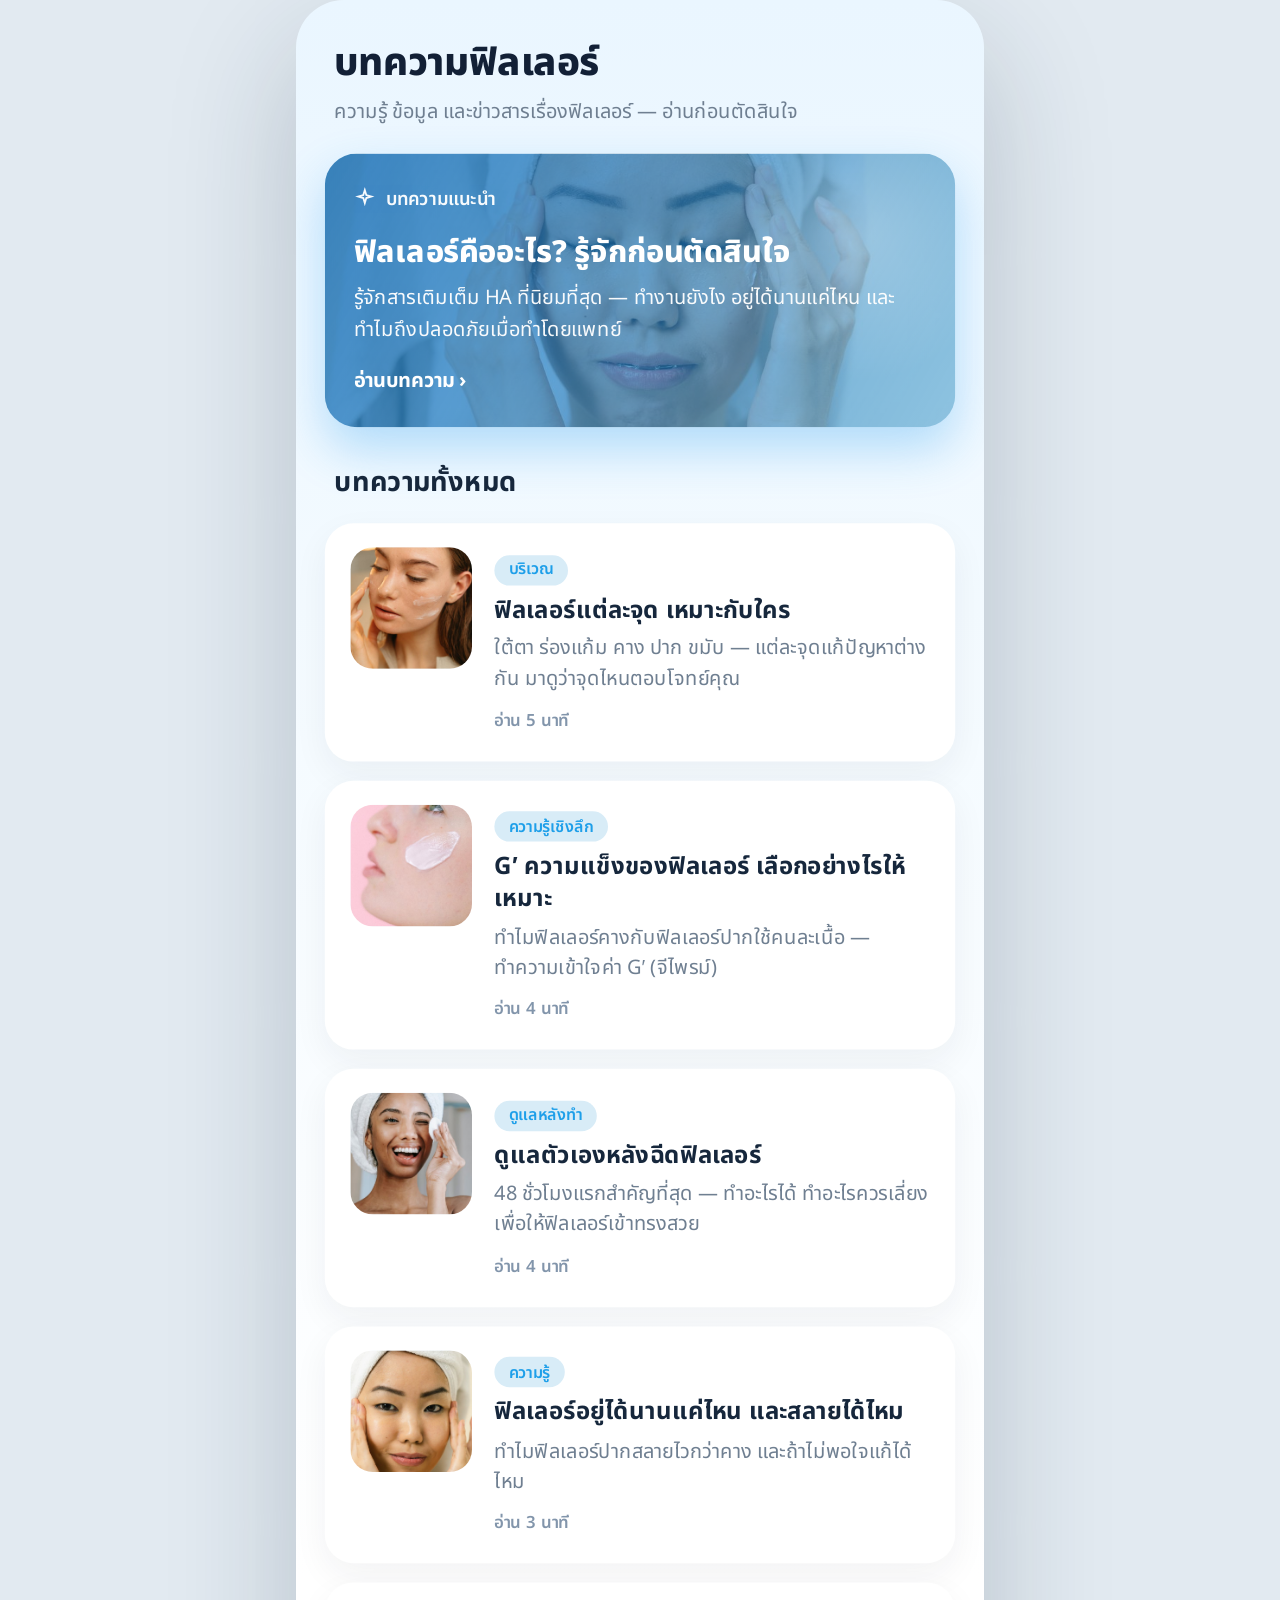
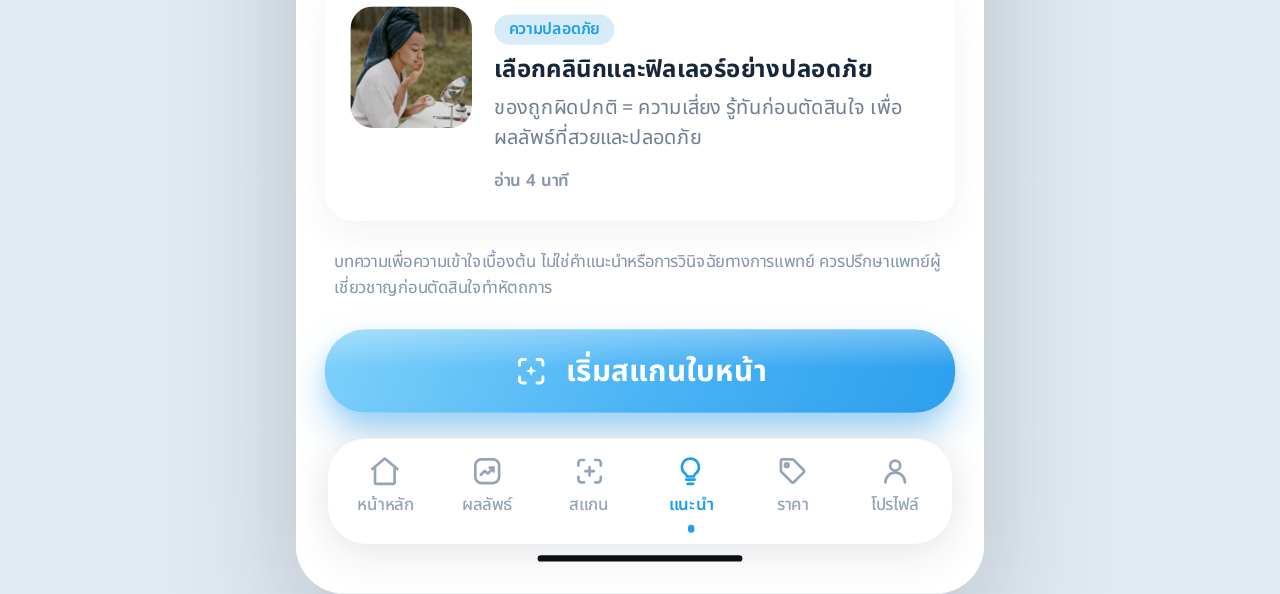
<file: tips.html>
<!DOCTYPE html>
<html lang="th">
<head>
<meta charset="UTF-8">
<meta name="viewport" content="width=device-width, initial-scale=1.0, viewport-fit=cover">
<title>ARFACE — บทความฟิลเลอร์</title>
<meta name="theme-color" content="#EAF5FD">
<meta http-equiv="Content-Security-Policy" content="default-src 'self'; script-src 'self' 'wasm-unsafe-eval'; style-src 'self' 'unsafe-inline'; img-src 'self' data: blob:; media-src 'self' blob: data:; font-src 'self'; connect-src 'self'; worker-src 'self' blob:; manifest-src 'self'; object-src 'none'; base-uri 'self'; form-action 'self'">
<link rel="manifest" href="manifest.json">
<link rel="icon" type="image/png" sizes="32x32" href="assets/icons/favicon-32.png">
<link rel="apple-touch-icon" href="assets/icons/apple-touch-icon.png">
<link rel="stylesheet" href="assets/fonts.css">
<link rel="stylesheet" href="assets/arface.css">
<style>
  .screen { background: linear-gradient(180deg, #EAF6FF 0%, #F5FBFF 34%, #FFFFFF 72%); }
  .head { position: relative; z-index: 10; margin: 14px 24px 0; }
  .head h1 { font-size: 24px; font-weight: 800; color: #122036; letter-spacing: -.3px; }
  .head p { font-size: 12.5px; color: var(--text-2); margin-top: 3px; }

  /* featured article */
  .feat { position: relative; z-index: 5; margin: 16px 18px 0; }
  .feat-card {
    display: block; position: relative; padding: 18px; border-radius: 20px; overflow: hidden;
    color: #fff; text-decoration: none;
    background-color: #2D9FEE; background-size: cover; background-position: center;
    box-shadow: 0 14px 30px rgba(45,159,238,.32);
  }
  .feat-card::after { content: ""; position: absolute; right: -40px; top: -50px; width: 200px; height: 200px; border-radius: 50%; background: radial-gradient(circle, rgba(255,255,255,.25), rgba(255,255,255,0) 65%); }
  .feat-card .k { position: relative; display: inline-flex; align-items: center; gap: 6px; font-size: 11.5px; font-weight: 600; opacity: .96; }
  .feat-card h2 { position: relative; font-size: 19px; font-weight: 800; margin-top: 8px; line-height: 1.32; }
  .feat-card p { position: relative; font-size: 12.5px; line-height: 1.6; margin-top: 6px; opacity: .96; }
  .feat-card .more { position: relative; display: inline-block; margin-top: 12px; font-size: 12.5px; font-weight: 700; }

  .sect { position: relative; z-index: 5; margin: 22px 24px 12px; font-size: 17px; font-weight: 700; color: #16273C; }
  .feed { position: relative; z-index: 5; margin: 0 18px; display: flex; flex-direction: column; gap: 12px; }
  .tip {
    display: flex; gap: 14px; align-items: flex-start; text-decoration: none; color: inherit;
    background: #fff; border-radius: 18px; box-shadow: var(--sh-card); padding: 15px 16px;
    transition: transform .16s var(--ease);
  }
  .tip:active { transform: scale(.99); }
  .tip .ic { flex: none; width: 46px; height: 46px; border-radius: 14px; background: var(--grad-tile); display: flex; align-items: center; justify-content: center; }
  .tip .thumb { flex: none; width: 76px; height: 76px; border-radius: 14px; background: #E7F5FF center / cover no-repeat; }
  .tip .b { min-width: 0; flex: 1; }
  .tip .tag { display: inline-flex; height: 19px; padding: 0 9px; border-radius: 999px; background: var(--border); color: var(--blue); font-size: 10px; font-weight: 600; margin-bottom: 6px; }
  .tip h3 { font-size: 15px; font-weight: 700; color: #16273C; line-height: 1.35; }
  .tip p { font-size: 12.5px; color: var(--text-2); line-height: 1.55; margin-top: 4px; }
  .tip .rd { display: inline-block; margin-top: 8px; font-size: 10.5px; font-weight: 600; color: var(--muted); }

  .disc { position: relative; z-index: 5; margin: 18px 24px 0; font-size: 10.5px; color: var(--muted); line-height: 1.55; }
  .cta-wrap { position: relative; z-index: 5; margin: 18px 18px 0; }
</style>
</head>
<body>
<div class="screen">
  <div data-ar="statusbar"></div>

  <header class="head">
    <h1>บทความฟิลเลอร์</h1>
    <p>ความรู้ ข้อมูล และข่าวสารเรื่องฟิลเลอร์ — อ่านก่อนตัดสินใจ</p>
  </header>

  <main>
    <section class="feat" id="feat"></section>

    <div class="sect">บทความทั้งหมด</div>
    <section class="feed" id="feed"></section>

    <p class="disc">บทความเพื่อความเข้าใจเบื้องต้น ไม่ใช่คำแนะนำหรือการวินิจฉัยทางการแพทย์ ควรปรึกษาแพทย์ผู้เชี่ยวชาญก่อนตัดสินใจทำหัตถการ</p>

    <div class="cta-wrap">
      <a class="cta" href="scan.html">
        <svg width="22" height="22" viewBox="0 0 24 24" fill="none" stroke="#fff" stroke-width="2" stroke-linecap="round" stroke-linejoin="round"><path d="M4 8V6a2 2 0 0 1 2-2h2M16 4h2a2 2 0 0 1 2 2v2M20 16v2a2 2 0 0 1-2 2h-2M8 20H6a2 2 0 0 1-2-2v-2"/><path d="M12 8.2l1 2.6 2.6 1-2.6 1-1 2.6-1-2.6-2.6-1 2.6-1 1-2.6Z" fill="#fff" stroke="none"/></svg>
        เริ่มสแกนใบหน้า
      </a>
    </div>
  </main>

  <nav data-ar="tabbar" data-active="tips"></nav>
</div>

<script src="assets/ui.js"></script>
<script src="assets/articles.js"></script>
<script src="assets/tips.js"></script>
<script src="assets/sw-register.js"></script>
<script src="assets/fit.js"></script>
</body>
</html>
</file>
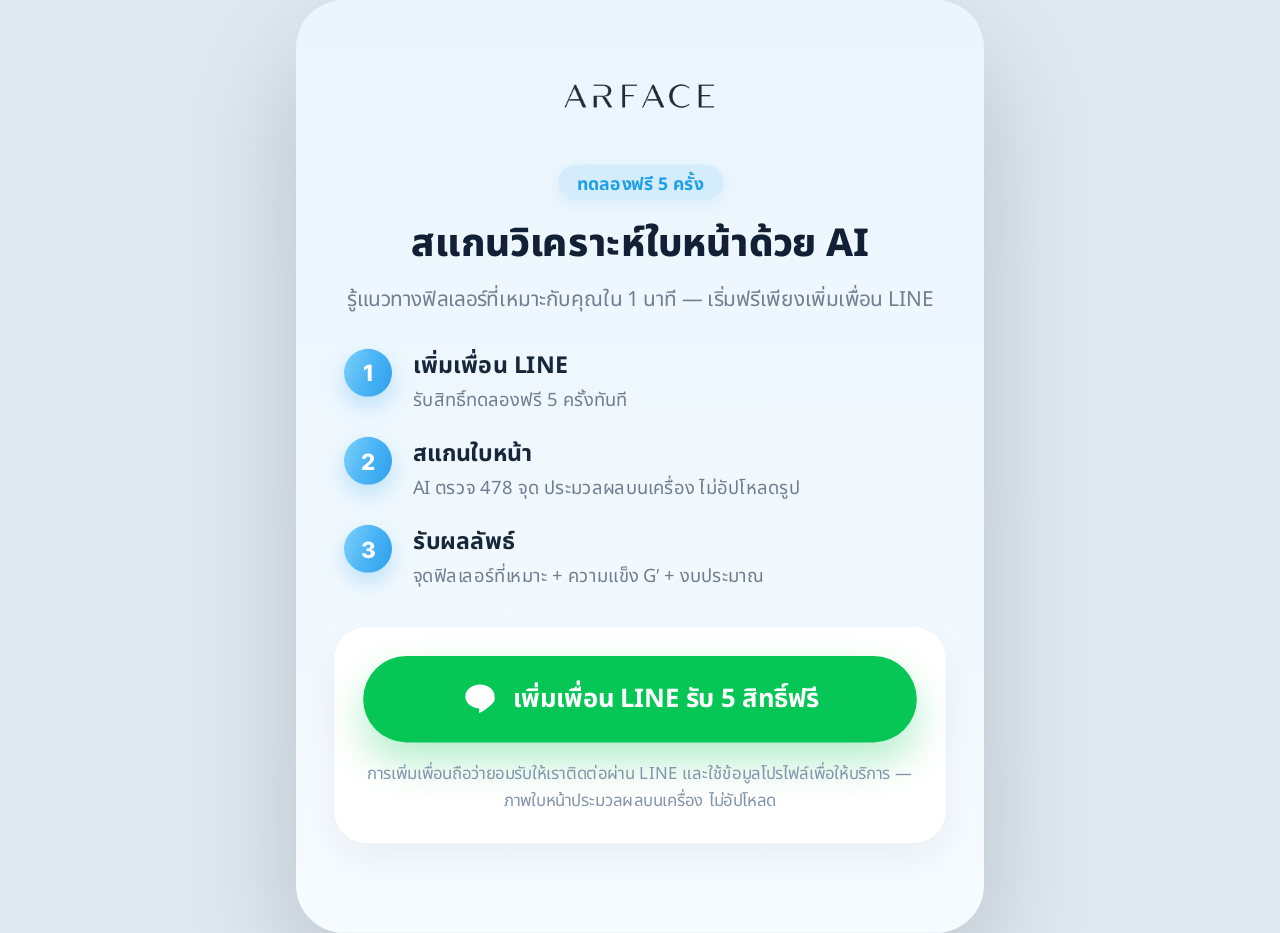
<file: trial.html>
<!DOCTYPE html>
<html lang="th">
<head>
<meta charset="UTF-8">
<meta name="viewport" content="width=device-width, initial-scale=1.0, viewport-fit=cover">
<title>ARFACE — ทดลองสแกนฟรี</title>
<meta name="theme-color" content="#EAF5FD">
<meta http-equiv="Content-Security-Policy" content="default-src 'self'; script-src 'self' 'wasm-unsafe-eval'; style-src 'self' 'unsafe-inline'; img-src 'self' data: blob:; font-src 'self'; connect-src 'self' https://152.42.201.207.nip.io http://localhost:4000 https://localhost:4000; object-src 'none'; base-uri 'self'; form-action 'self'">
<link rel="manifest" href="manifest.json">
<link rel="icon" type="image/png" sizes="32x32" href="assets/icons/favicon-32.png">
<link rel="apple-touch-icon" href="assets/icons/apple-touch-icon.png">
<link rel="stylesheet" href="assets/fonts.css">
<link rel="stylesheet" href="assets/arface.css">
<style>
  .screen { background: var(--grad-screen); }
  .wrap { position: relative; z-index: 5; padding: 26px 24px 28px; }
  .logo { display: block; width: 120px; height: auto; margin: 6px auto 0; }
  .hero { text-align: center; margin-top: 22px; }
  .hero .badge { display: inline-block; font-size: 11px; font-weight: 700; color: var(--blue); background: rgba(40,165,238,.12); padding: 4px 12px; border-radius: 999px; }
  .hero h1 { font-size: 24px; font-weight: 800; color: #122036; margin-top: 12px; line-height: 1.3; }
  .hero p { font-size: 13px; color: var(--text-2); margin-top: 8px; line-height: 1.6; }
  .steps { margin: 20px 6px 0; display: flex; flex-direction: column; gap: 14px; }
  .step { display: flex; align-items: flex-start; gap: 13px; }
  .step .sn { flex: none; width: 30px; height: 30px; border-radius: 50%; background: var(--grad-cta); color: #fff; font-family: var(--en); font-weight: 800; font-size: 14px; display: flex; align-items: center; justify-content: center; box-shadow: 0 6px 14px rgba(45,159,238,.28); }
  .step .st { font-size: 14.5px; font-weight: 700; color: #16273C; }
  .step .sd { font-size: 11.5px; color: var(--text-2); margin-top: 2px; line-height: 1.5; }
  .card { background: #fff; border-radius: 20px; box-shadow: var(--sh-card); padding: 18px; margin-top: 22px; }

  .line-btn { width: 100%; height: 54px; border: 0; border-radius: 27px; background: #06C755; color: #fff; font-family: var(--th); font-size: 16px; font-weight: 700; display: flex; align-items: center; justify-content: center; gap: 10px; cursor: pointer; box-shadow: 0 12px 24px rgba(6,199,85,.3); }
  .line-btn svg { width: 22px; height: 22px; }
  .consent { font-size: 10.5px; color: var(--muted); line-height: 1.6; margin-top: 12px; text-align: center; }

  .prog-h { display: flex; justify-content: space-between; align-items: baseline; }
  .prog-h .t { font-size: 14px; font-weight: 700; color: #16273C; }
  .prog-h .n { font-family: var(--en); font-size: 15px; font-weight: 800; color: var(--blue); }
  .prog { height: 14px; border-radius: 999px; background: #EAF1F8; overflow: hidden; margin: 10px 0; display: flex; gap: 3px; padding: 3px; }
  .prog .seg { flex: 1; border-radius: 999px; background: #DCE9F3; }
  .prog .seg.on { background: linear-gradient(90deg, #7ED0FA, #1E9FE9); }
  .prog .seg.used { background: #C6D6E4; }
  .sub { font-size: 11.5px; color: var(--text-2); text-align: center; margin-top: 4px; }

  .cta { margin-top: 16px; }
  .demo { display: block; width: 100%; margin-top: 10px; background: none; border: 0; color: var(--muted); font-family: var(--th); font-size: 11.5px; cursor: pointer; text-decoration: underline; }

  .paywall { text-align: center; }
  .paywall .ic { width: 60px; height: 60px; border-radius: 18px; background: var(--grad-tile); display: flex; align-items: center; justify-content: center; margin: 0 auto 14px; }
  .paywall h2 { font-size: 19px; font-weight: 800; color: #122036; }
  .paywall p { font-size: 12.5px; color: var(--text-2); margin-top: 6px; line-height: 1.6; }
  .ghost2 { width: 100%; height: 46px; margin-top: 10px; border: 0; border-radius: 23px; background: #fff; box-shadow: var(--sh-card); color: var(--blue); font-family: var(--th); font-size: 14px; font-weight: 600; cursor: pointer; }
  .loading { text-align: center; color: var(--muted); font-size: 13px; padding: 50px 0; }
  .api-note { text-align: center; margin-top: 14px; font-size: 10px; color: var(--muted); }
</style>
</head>
<body>
<div class="screen">
  <div data-ar="statusbar"></div>
  <div class="wrap">
    <img class="logo" src="assets/logo-clean.png" alt="ARFACE">
    <div id="app"><div class="loading">กำลังโหลด…</div></div>
    <div class="api-note" id="api-note"></div>
  </div>
</div>

<script src="assets/ui.js"></script>
<script src="assets/api.js"></script>
<script src="assets/trial.js"></script>
<script src="assets/fit.js"></script>
</body>
</html>
</file>
<file: assets/fonts.css>
/* ARFACE self-hosted fonts (variable wght 400-800) */
/* latin-ext */
@font-face {
  font-family: 'Inter';
  font-style: normal;
  font-weight: 400 800;
  font-display: swap;
  src: url(fonts/Inter-latin-ext.woff2) format('woff2');
  unicode-range: U+0100-02BA, U+02BD-02C5, U+02C7-02CC, U+02CE-02D7, U+02DD-02FF, U+0304, U+0308, U+0329, U+1D00-1DBF, U+1E00-1E9F, U+1EF2-1EFF, U+2020, U+20A0-20AB, U+20AD-20C0, U+2113, U+2C60-2C7F, U+A720-A7FF;
}
/* latin */
@font-face {
  font-family: 'Inter';
  font-style: normal;
  font-weight: 400 800;
  font-display: swap;
  src: url(fonts/Inter-latin.woff2) format('woff2');
  unicode-range: U+0000-00FF, U+0131, U+0152-0153, U+02BB-02BC, U+02C6, U+02DA, U+02DC, U+0304, U+0308, U+0329, U+2000-206F, U+20AC, U+2122, U+2191, U+2193, U+2212, U+2215, U+FEFF, U+FFFD;
}
/* thai */
@font-face {
  font-family: 'Noto Sans Thai';
  font-style: normal;
  font-weight: 400 800;
  font-stretch: 100%;
  font-display: swap;
  src: url(fonts/NotoSansThai-thai.woff2) format('woff2');
  unicode-range: U+02D7, U+0303, U+0331, U+0E01-0E5B, U+200C-200D, U+25CC;
}
/* latin-ext */
@font-face {
  font-family: 'Noto Sans Thai';
  font-style: normal;
  font-weight: 400 800;
  font-stretch: 100%;
  font-display: swap;
  src: url(fonts/NotoSansThai-latin-ext.woff2) format('woff2');
  unicode-range: U+0100-02BA, U+02BD-02C5, U+02C7-02CC, U+02CE-02D7, U+02DD-02FF, U+0304, U+0308, U+0329, U+1D00-1DBF, U+1E00-1E9F, U+1EF2-1EFF, U+2020, U+20A0-20AB, U+20AD-20C0, U+2113, U+2C60-2C7F, U+A720-A7FF;
}
/* latin */
@font-face {
  font-family: 'Noto Sans Thai';
  font-style: normal;
  font-weight: 400 800;
  font-stretch: 100%;
  font-display: swap;
  src: url(fonts/NotoSansThai-latin.woff2) format('woff2');
  unicode-range: U+0000-00FF, U+0131, U+0152-0153, U+02BB-02BC, U+02C6, U+02DA, U+02DC, U+0304, U+0308, U+0329, U+2000-206F, U+20AC, U+2122, U+2191, U+2193, U+2212, U+2215, U+FEFF, U+FFFD;
}
</file>
<file: assets/arface.css>
/* ============================================================
   ARFACE — shared design system
   Loaded by every page. Canvas-exact build: reference mockup
   941px wide -> 430px screen (รท2.188). New pages link this file
   and add only page-specific CSS inline.
   ============================================================ */

:root {
  --cyan:    #28BFEF;
  --blue:    #1E9FE9;
  --navy:    #16273C;
  --text-2:  #6F7F91;
  --muted:   #8295AB;
  --border:  #D8ECF7;
  --success: #2FA152;
  --warning: #DF9117;
  --th: 'Noto Sans Thai', sans-serif;
  --en: 'Inter', 'Noto Sans Thai', sans-serif;
  --grad-cta: linear-gradient(110deg, #7ED0FA 0%, #4AB4F5 52%, #2D9FEE 100%);
  --grad-screen: linear-gradient(180deg, #EAF5FD 0%, #F0F8FE 50%, #F6FBFF 100%);
  --grad-tile: linear-gradient(160deg, #E7F5FF 0%, #D9F0FE 100%);
  --sh-card: 0 8px 22px rgba(29,43,58,.055);
  --sh-cta:  0 14px 26px rgba(45,159,238,.36), 0 4px 10px rgba(45,159,238,.20);
  --r-card: 18px;
  --ease: cubic-bezier(.22,1,.36,1);
}

* { margin: 0; padding: 0; box-sizing: border-box; }
html, body { background: #E2EAF1; }
body {
  font-family: var(--th);
  color: var(--navy);
  -webkit-font-smoothing: antialiased;
  text-rendering: optimizeLegibility;
  display: flex;
  justify-content: center;
  padding: 28px 0;
  min-height: 100vh;
}

/* ---------- Phone canvas ---------- */
.screen {
  position: relative;
  width: 430px;
  flex: none;
  background: var(--grad-screen);
  overflow: hidden;
  border-radius: 30px;
  box-shadow: 0 30px 80px rgba(22,39,60,.22);
  padding-bottom: 14px;
}
@media (max-width: 480px) {
  body { padding: 0; background: #fff; }
  .screen { width: 100%; border-radius: 0; box-shadow: none; min-height: 100vh; padding-bottom: 0; }
}

/* ---------- Status bar ---------- */
/* status-bar slot is now just a thin safe-area spacer (no fake time/signal/battery);
   expands on notched phones in standalone PWA so content clears the notch */
.statusbar { position: relative; z-index: 10; height: calc(env(safe-area-inset-top, 0px) + 8px); }
.statusbar > * { display: none !important; }
.statusbar .time { font-size: 15.5px; font-weight: 600; letter-spacing: .1px; color: #0B1B2B; }
.statusbar svg { display: block; }

/* ---------- Top bar (back / title / info) ---------- */
.topbar {
  position: relative; z-index: 10;
  display: flex; align-items: center; gap: 10px;
  margin: 13px 18px 0; min-height: 33px;
}
.circbtn {
  flex: none; width: 33px; height: 33px; border-radius: 50%;
  background: #fff; border: 0; cursor: pointer;
  display: flex; align-items: center; justify-content: center;
  box-shadow: 0 4px 14px rgba(29,43,58,.08);
  color: var(--navy); text-decoration: none;
}
.topbar .ttl { flex: 1; text-align: center; font-size: 18.5px; font-weight: 700; color: #16273C; }
.subtitle {
  position: relative; z-index: 10;
  margin: 9px 24px 0; text-align: center;
  font-size: 11.5px; font-weight: 400; color: var(--text-2);
}

/* ---------- Home header (logo + bell) ---------- */
.header {
  position: relative; z-index: 10;
  display: flex; align-items: center; justify-content: space-between;
  margin: 18px 25px 0; height: 36px;
}
.header .logo { width: 117px; height: auto; display: block; }
.bellbtn {
  position: relative; width: 38px; height: 38px;
  display: flex; align-items: center; justify-content: center;
  background: none; border: 0; cursor: pointer; margin-right: -7px;
}
.bellbtn .dot {
  position: absolute; top: 7px; right: 8px;
  width: 7.5px; height: 7.5px; border-radius: 50%;
  background: var(--blue); border: 1.5px solid #fff;
}

/* ---------- Tab bar ---------- */
.tabwrap {
  position: sticky; bottom: 0; z-index: 20;
  margin-top: 10px; padding: 6px 20px 0;
  background: linear-gradient(to top, #FFFFFF 78%, rgba(255,255,255,0));
}
.tabbar {
  background: #fff; border-radius: 24px;
  box-shadow: 0 -5px 22px rgba(29,43,58,.06), 0 10px 26px rgba(29,43,58,.08);
  display: flex; padding: 9px 4px 6px;
}
.tab {
  flex: 1; border: 0; background: none; cursor: pointer; text-decoration: none;
  display: flex; flex-direction: column; align-items: center; gap: 3px;
  font-family: var(--th); font-size: 10.5px; font-weight: 500;
  color: #94A5B8; padding: 1px 0;
}
.tab.active { color: var(--blue); font-weight: 600; }
.tab svg { display: block; }
.tab .tdot { width: 4.5px; height: 4.5px; border-radius: 50%; background: var(--blue); margin-top: 1px; opacity: 0; }
.tab.active .tdot { opacity: 1; }
.home-indicator { width: 128px; height: 4.5px; border-radius: 3px; background: #0B0F14; margin: 7px auto 6px; }

/* ---------- Primary / secondary buttons ---------- */
.cta {
  width: 100%; height: 52px;
  display: flex; align-items: center; justify-content: center; gap: 11px;
  border: 0; cursor: pointer; border-radius: 25px;
  background: var(--grad-cta); box-shadow: var(--sh-cta);
  color: #fff; font-family: var(--th); font-size: 18.5px; font-weight: 700;
  position: relative; overflow: hidden; text-decoration: none;
  transition: transform .18s var(--ease), box-shadow .18s var(--ease);
}
.cta::before {
  content: ""; position: absolute; inset: 0;
  background: linear-gradient(180deg, rgba(255,255,255,.32), rgba(255,255,255,0) 46%);
  border-radius: inherit; pointer-events: none;
}
.cta:hover { transform: translateY(-1px); box-shadow: 0 18px 32px rgba(45,159,238,.42), 0 5px 12px rgba(45,159,238,.22); }
.cta:active { transform: translateY(1px) scale(.99); box-shadow: 0 8px 18px rgba(45,159,238,.30); }
.cta:focus-visible, .ghost:focus-visible, .circbtn:focus-visible { outline: 3px solid rgba(45,159,238,.45); outline-offset: 3px; }
.ghost {
  width: 100%; height: 46px;
  display: flex; align-items: center; justify-content: center; gap: 9px;
  border: 0; cursor: pointer; border-radius: 23px;
  background: #fff; box-shadow: var(--sh-card);
  color: var(--blue); font-family: var(--th); font-size: 15.5px; font-weight: 600;
  text-decoration: none;
  transition: transform .18s var(--ease);
}
.ghost:hover { transform: translateY(-1px); }
.ghost:active { transform: translateY(1px); }

/* ---------- Pills / badges / tags ---------- */
.badge {
  display: inline-flex; align-items: center; gap: 6px;
  height: 22px; padding: 0 12px; border-radius: 999px;
  background: rgba(235,247,255,.95);
  box-shadow: 0 3px 10px rgba(45,159,238,.10);
  color: #2AA9E9; font-size: 11.5px; font-weight: 500;
}
.pill { height: 19px; padding: 0 9px; border-radius: 999px; display: inline-flex; align-items: center; font-size: 9.6px; font-weight: 600; }
.pill.g { background: rgba(53,199,89,.13); color: var(--success); }
.pill.o { background: rgba(245,166,35,.15); color: var(--warning); }
.pill.b { background: rgba(40,165,238,.13); color: var(--blue); }
.tag {
  display: inline-flex; align-items: center;
  height: 21px; padding: 0 10px; border-radius: 999px;
  background: var(--border); color: var(--blue);
  font-size: 11px; font-weight: 500;
}

/* ---------- Card / section / note ---------- */
.card { background: #fff; border-radius: var(--r-card); box-shadow: var(--sh-card); }
.sect { position: relative; z-index: 5; margin: 18px 25px 8px; font-size: 19px; font-weight: 700; color: #16273C; }
.note {
  background: #fff; border-radius: 15px; box-shadow: var(--sh-card);
  padding: 8px 13px; display: flex; align-items: center; gap: 9px;
}
.note svg { flex: none; }
.note .tx { font-size: 10.3px; color: var(--text-2); line-height: 1.55; }
.note.warn { background: rgba(245,166,35,.08); box-shadow: none; border: 1px solid rgba(245,166,35,.22); }

/* ---------- Segmented control ---------- */
.segment { display: flex; background: #EEF6FC; border-radius: 13px; padding: 3px; gap: 3px; }
.segment button {
  flex: 1; height: 36px; border: 0; cursor: pointer; border-radius: 10px;
  background: none; color: var(--text-2); font-family: var(--th); font-size: 13px; font-weight: 500;
  transition: background .16s var(--ease), color .16s var(--ease);
}
.segment button.on { background: #fff; color: var(--blue); font-weight: 600; box-shadow: 0 3px 10px rgba(29,43,58,.08); }

/* ---------- helpers ---------- */
.row { display: flex; }
.col { display: flex; flex-direction: column; }
.center { display: flex; align-items: center; justify-content: center; }
.grow { flex: 1; min-width: 0; }
.pad { padding-left: 18px; padding-right: 18px; }
.gap6 { gap: 6px; } .gap8 { gap: 8px; } .gap10 { gap: 10px; } .gap12 { gap: 12px; }
.t2 { color: var(--text-2); }
.tile {
  flex: none; width: 31px; height: 31px; border-radius: 10px;
  background: var(--grad-tile); display: flex; align-items: center; justify-content: center;
}
.link-more { display: inline-flex; align-items: center; gap: 3px; color: var(--blue); font-weight: 500; }
.hscroll { display: flex; gap: 8px; overflow-x: auto; scrollbar-width: none; -webkit-overflow-scrolling: touch; }
.hscroll::-webkit-scrollbar { display: none; }

/* ---------- motion ---------- */
@media (prefers-reduced-motion: reduce) {
  .cta, .ghost, .cta:hover, .cta:active, .ghost:hover, .ghost:active,
  .segment button { transition: none; transform: none; }
}
</file>
